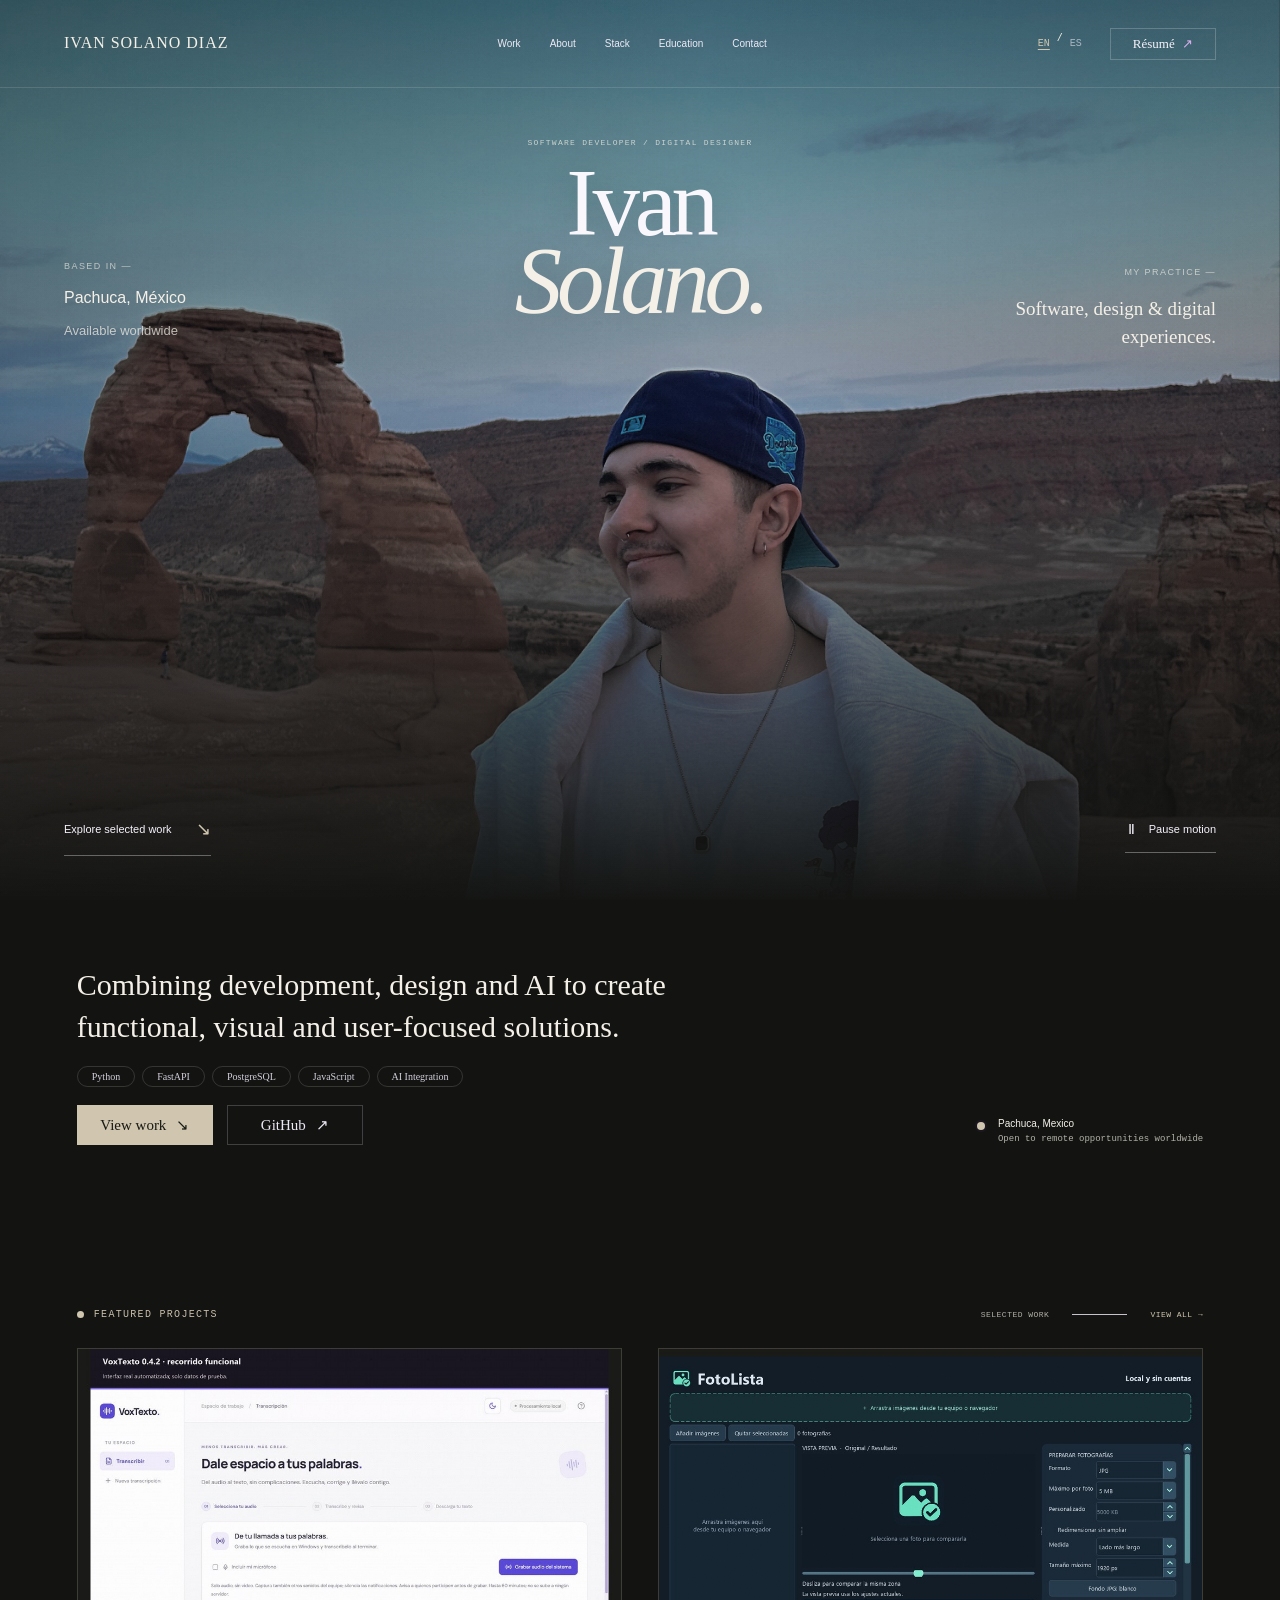
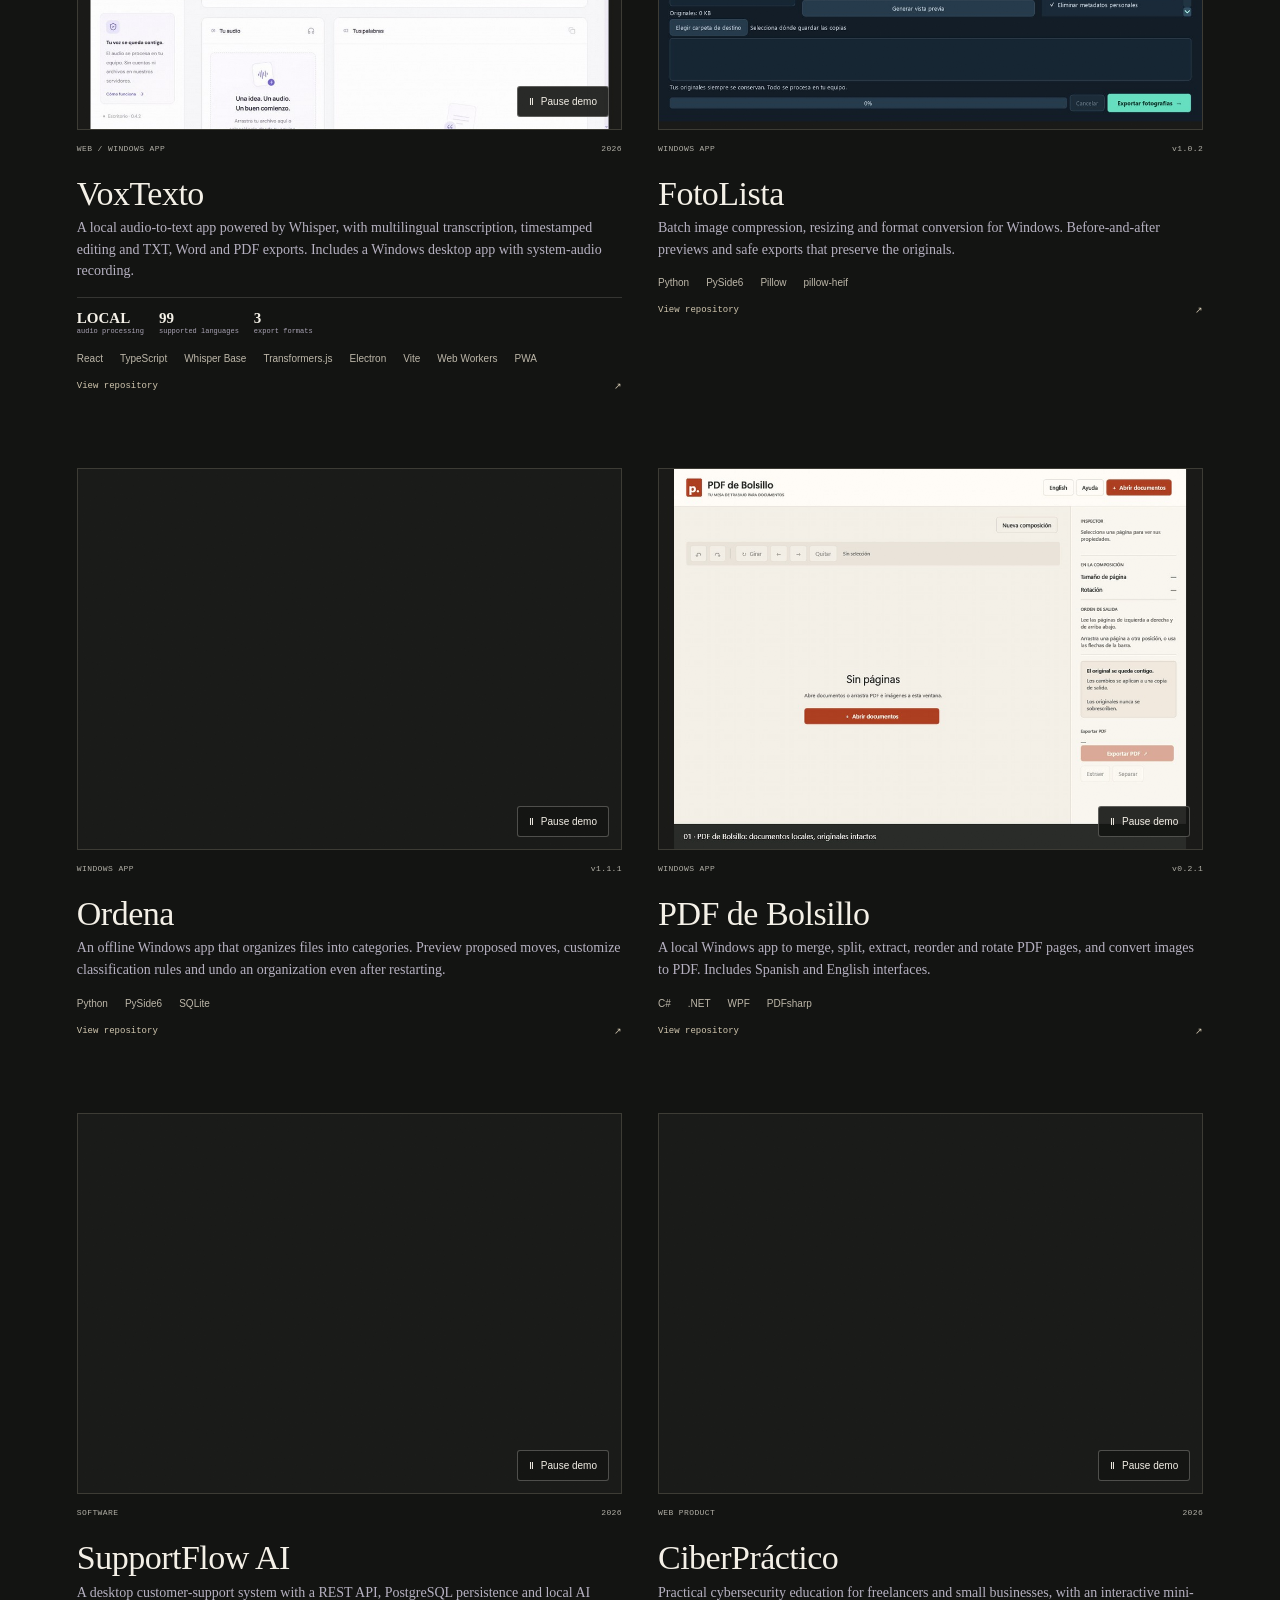
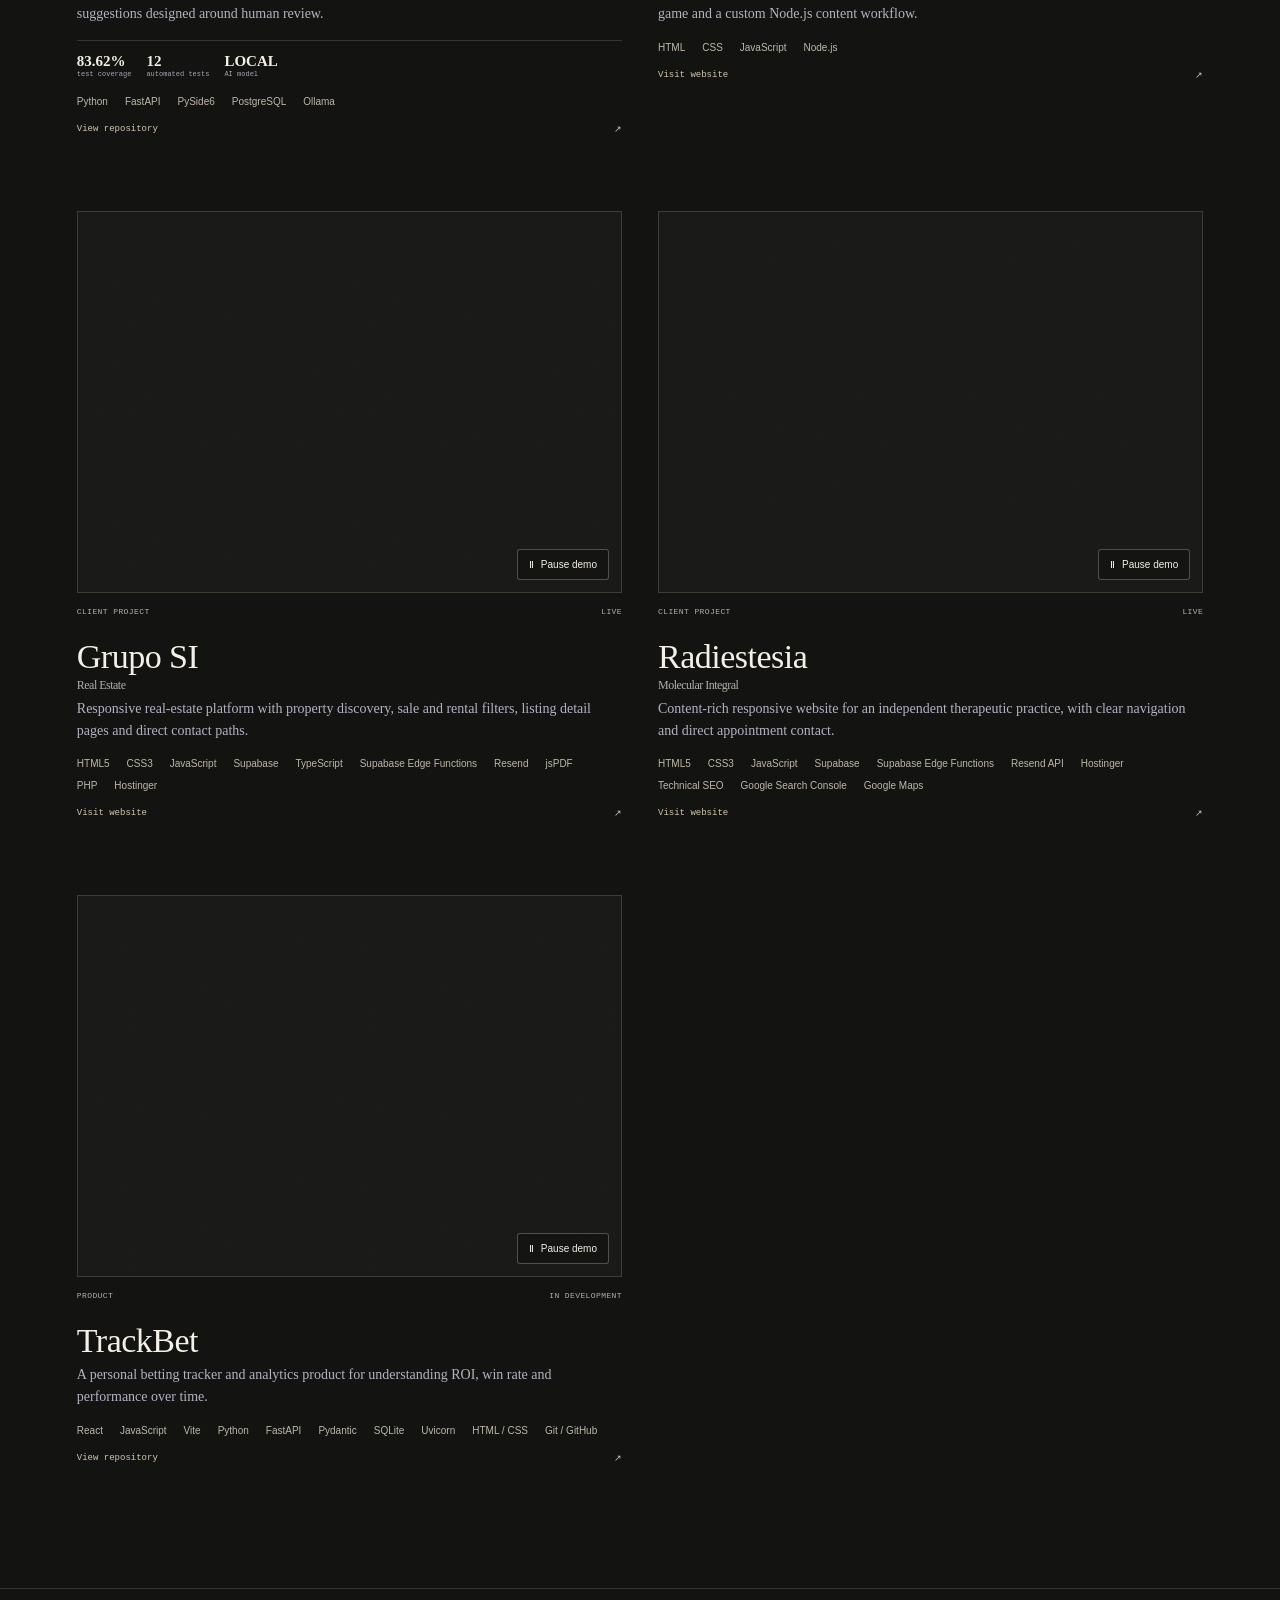
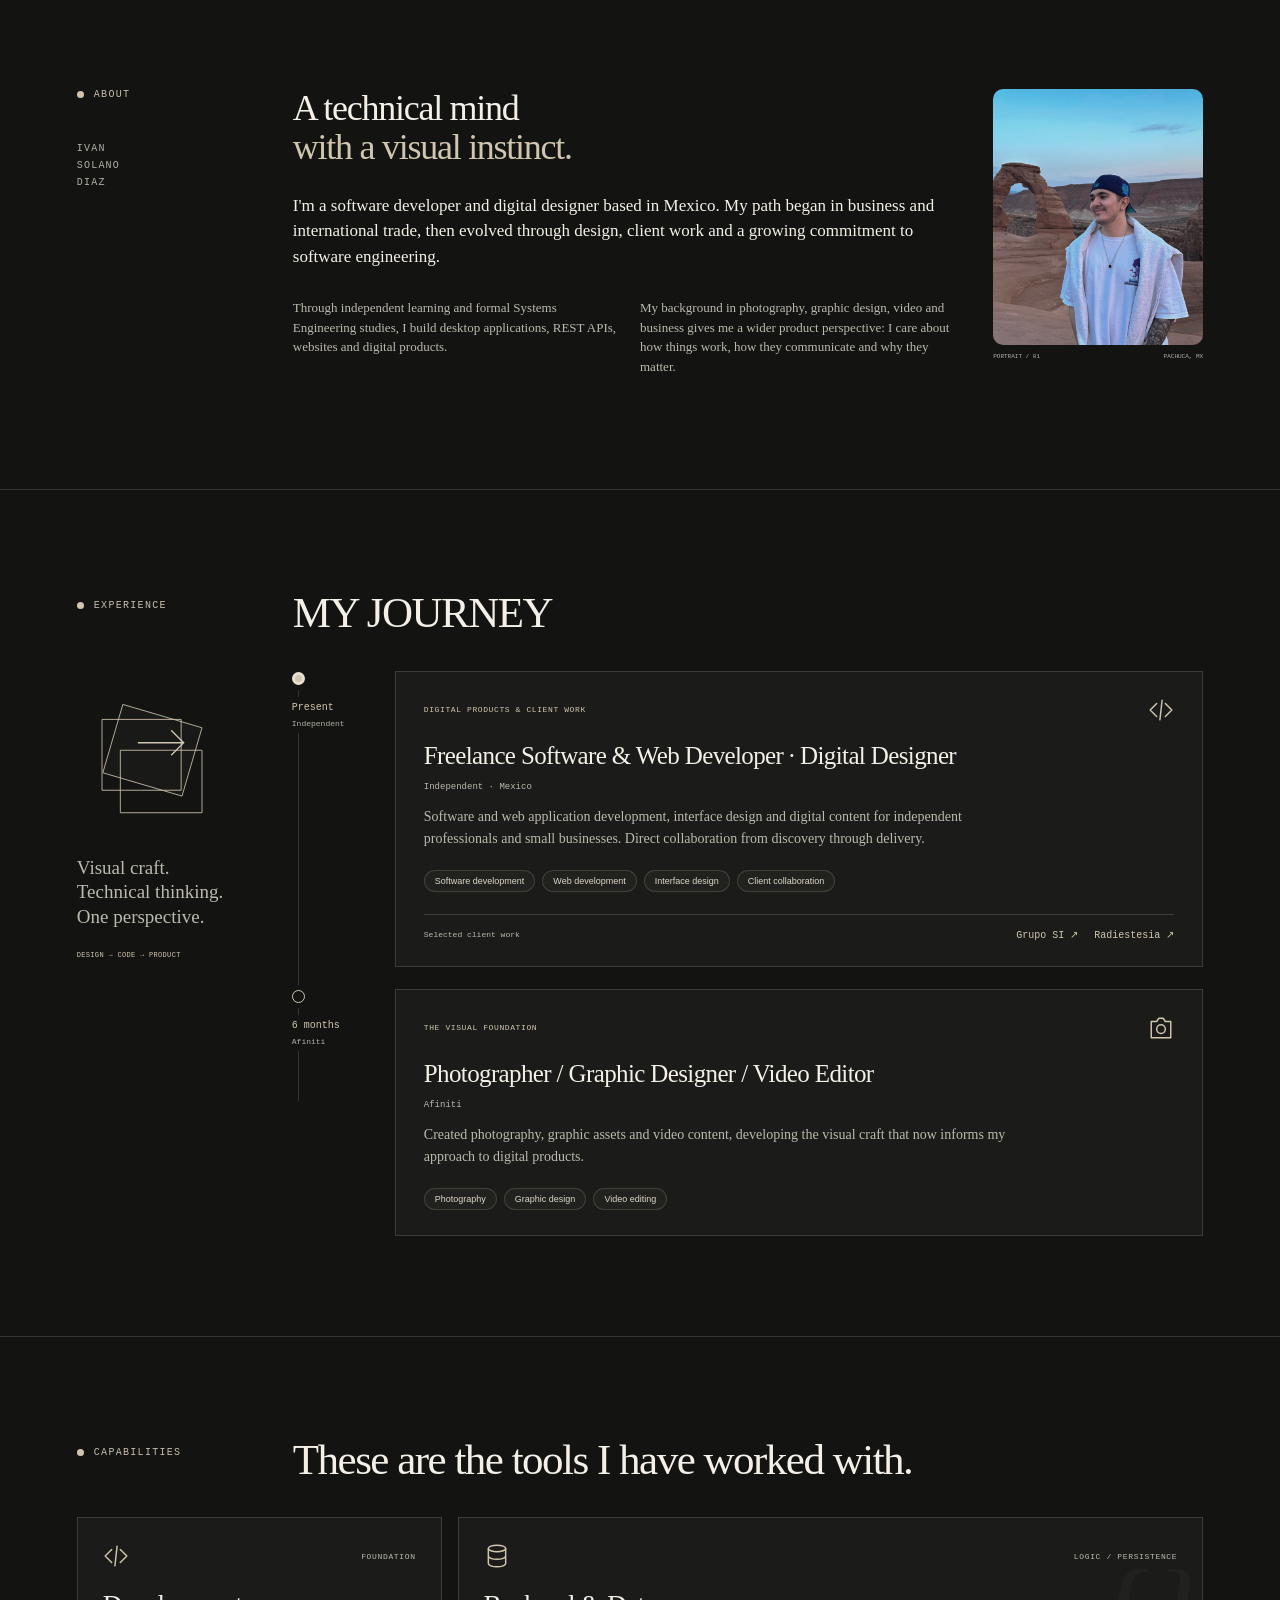
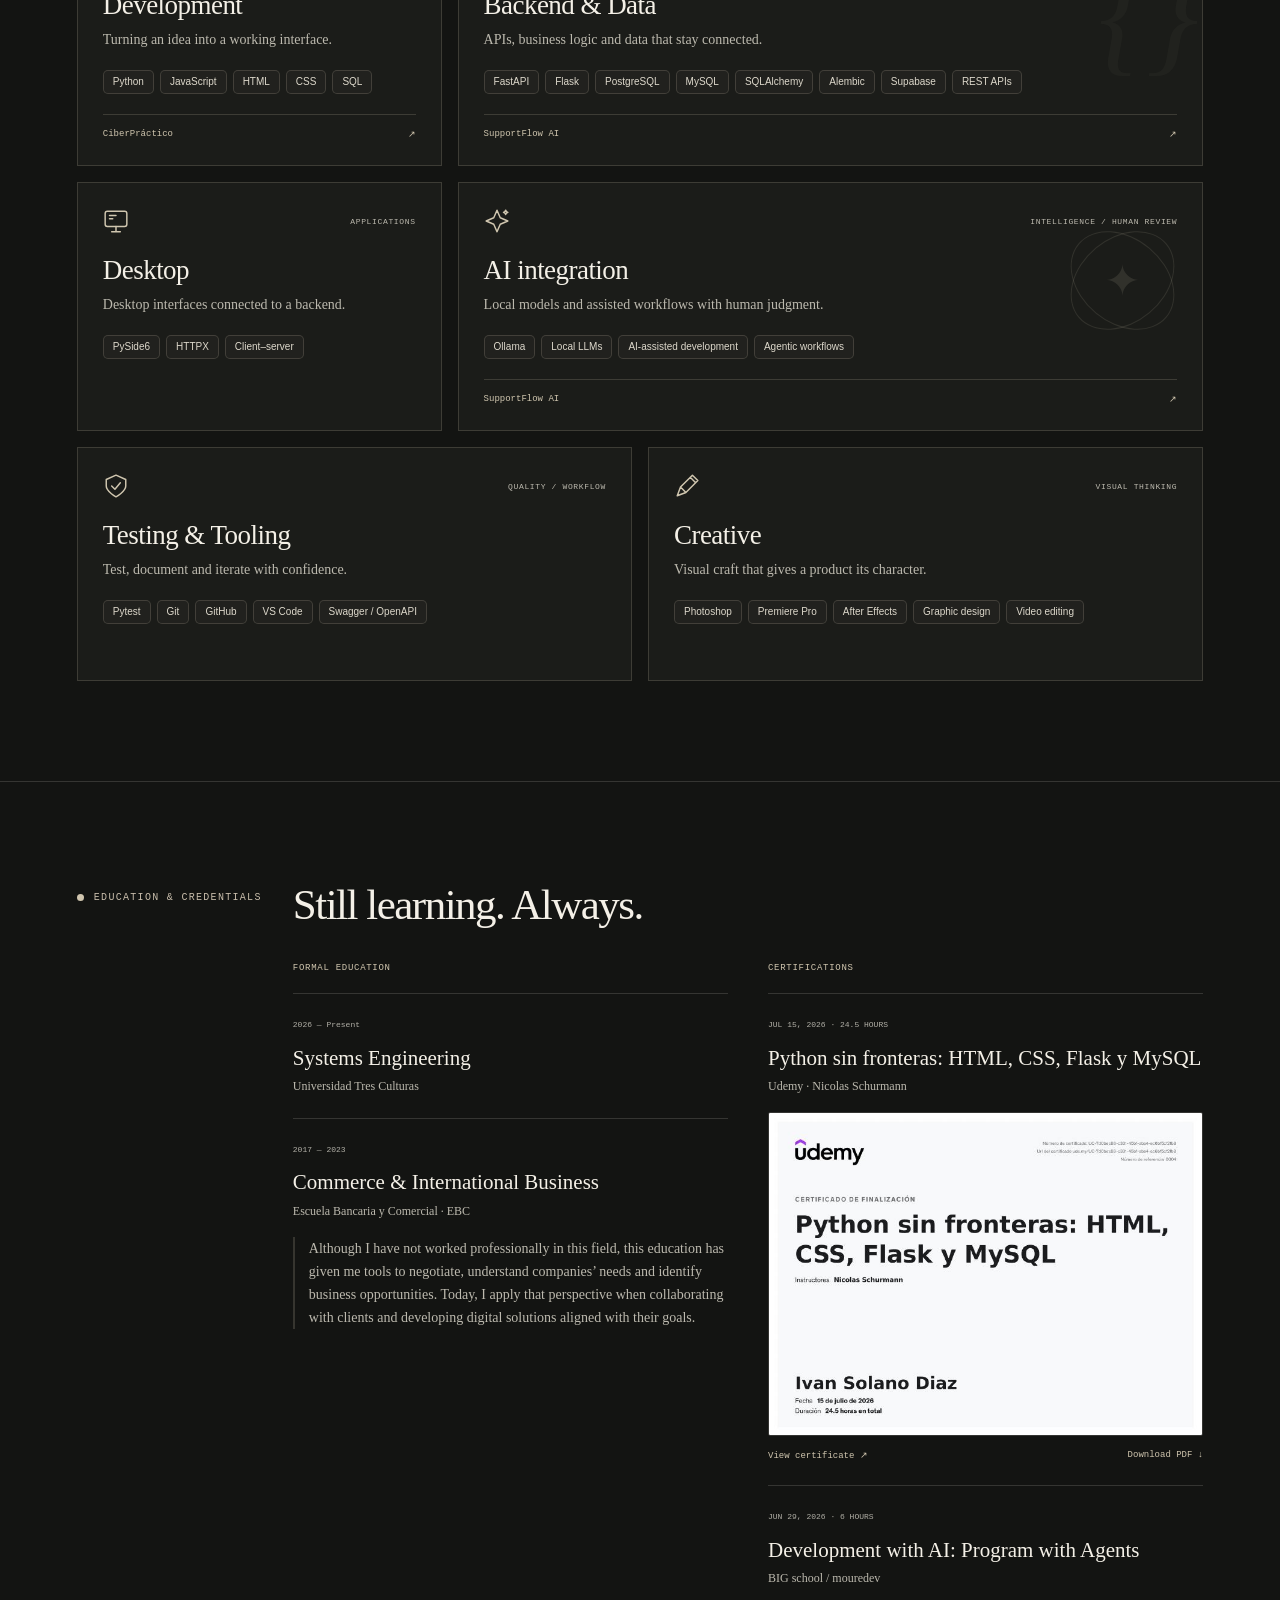
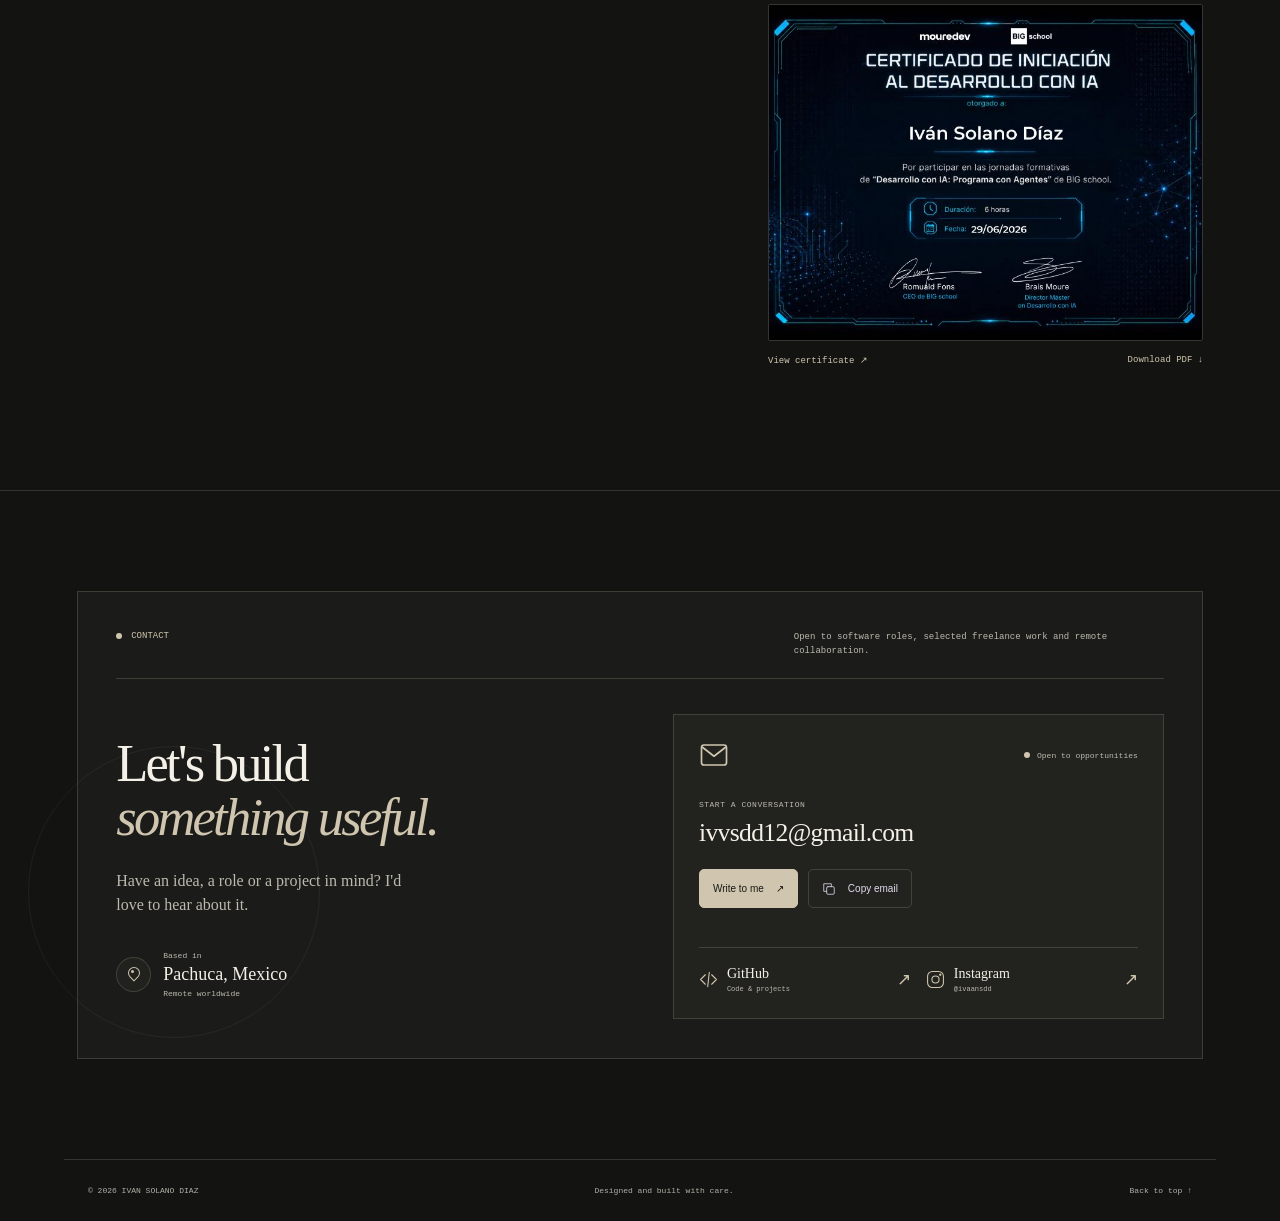
<file: index.html>
<!doctype html>
<html lang="en" data-theme="dark">
<head>
  <meta charset="utf-8">
  <meta name="viewport" content="width=device-width, initial-scale=1">
  <meta name="description" content="Portfolio of Ivan Solano Diaz — software developer and digital designer based in Pachuca, Mexico.">
  <meta name="theme-color" content="#0c0d12">
  <title>Ivan Solano Diaz — Software Developer &amp; Digital Designer</title>
  <link rel="icon" href="assets/favicon.svg" type="image/svg+xml">
  <link rel="preload" href="assets/ivan-solano-mountains-original.jpg" as="image">
  <link rel="stylesheet" href="styles.css?v=20261022-responsive-title">
  <link rel="stylesheet" href="cinematic.css">
  <link rel="stylesheet" href="bellanova.css">
  <link rel="stylesheet" href="resume.css?v=20261029">
  <script src="script.js" defer></script>
  <script src="cinematic.js" defer></script>
  <script src="project-demos.js" defer></script>
</head>
<body class="cinematic">
  <a class="skip-link" href="#main" data-en="Skip to content" data-es="Saltar al contenido">Skip to content</a>

  <div class="page-noise" aria-hidden="true"></div>
  <svg class="icon-library" xmlns="http://www.w3.org/2000/svg" aria-hidden="true">
    <defs>
      <symbol id="icon-code" viewBox="0 0 24 24"><path d="m8 6-6 6 6 6m8-12 6 6-6 6m-3-15-2 18"/></symbol>
      <symbol id="icon-data" viewBox="0 0 24 24"><ellipse cx="12" cy="5" rx="8" ry="3"/><path d="M4 5v14c0 1.7 3.6 3 8 3s8-1.3 8-3V5M4 12c0 1.7 3.6 3 8 3s8-1.3 8-3"/></symbol>
      <symbol id="icon-screen" viewBox="0 0 24 24"><rect x="2" y="3" width="20" height="14" rx="2"/><path d="M8 22h8m-4-5v5M6 7h6m-6 3h3"/></symbol>
      <symbol id="icon-ai" viewBox="0 0 24 24"><path d="m12 2 3 7 7 3-7 3-3 7-3-7-7-3 7-3Z"/><path d="m20 2 .7 1.3L22 4l-1.3.7L20 6l-.7-1.3L18 4l1.3-.7Z"/></symbol>
      <symbol id="icon-testing" viewBox="0 0 24 24"><path d="M12 2 3 6v6c0 5 9 10 9 10s9-5 9-10V6ZM8 12l3 3 5-6"/></symbol>
      <symbol id="icon-creative" viewBox="0 0 24 24"><path d="m3 21 3-8L17 2l5 5L11 18Zm3-8 5 5m4-14 5 5M3 21l8-3"/></symbol>
      <symbol id="icon-camera" viewBox="0 0 24 24"><path d="M3 6h5l2-3h4l2 3h5v15H3Z"/><circle cx="12" cy="13" r="4"/></symbol>
      <symbol id="icon-mail" viewBox="0 0 24 24"><rect x="2" y="4" width="20" height="16" rx="2"/><path d="m3 6 9 7 9-7"/></symbol>
      <symbol id="icon-instagram" viewBox="0 0 24 24"><rect x="2" y="2" width="20" height="20" rx="6"/><circle cx="12" cy="12" r="4.5"/><circle cx="18" cy="6" r=".8"/></symbol>
      <symbol id="icon-copy" viewBox="0 0 24 24"><rect x="8" y="8" width="13" height="13" rx="2"/><path d="M16 8V3H3v13h5"/></symbol>
    </defs>
  </svg>
  <div class="portfolio-sheet">

  <header class="site-header" data-header>
    <a class="brand" href="#top" aria-label="Ivan Solano — Home">
      <span class="brand-name">IVAN SOLANO DIAZ</span>
    </a>

    <button class="menu-button" type="button" aria-expanded="false" aria-controls="site-nav" data-menu-button>
      <span data-en="Menu" data-es="Menú">Menu</span>
      <i aria-hidden="true"></i>
    </button>

    <nav class="site-nav" id="site-nav" aria-label="Primary navigation" data-nav>
      <a href="#work" data-en="Work" data-es="Proyectos">Work</a>
      <a href="#about" data-en="About" data-es="Perfil">About</a>
      <a href="#stack" data-en="Stack" data-es="Stack">Stack</a>
      <a href="#education" data-en="Education" data-es="Educación">Education</a>
      <a href="#contact" data-en="Contact" data-es="Contacto">Contact</a>
    </nav>

    <div class="language-switcher" aria-label="Language selector">
      <button type="button" class="is-active" data-lang="en" aria-pressed="true">EN</button>
      <span>/</span>
      <button type="button" data-lang="es" aria-pressed="false">ES</button>
    </div>
    <button class="resume-button" type="button" data-print><span data-en="Résumé" data-es="Currículum">Résumé</span> <span class="ui-arrow" aria-hidden="true">↗</span></button>
  </header>

  <main id="main">
    <section class="hero hero--landscape" id="top" aria-labelledby="hero-title">
      <div class="hero-title-wrap">
        <p class="eyebrow reveal" data-en="Software Developer / Digital Designer" data-es="Desarrollador de Software / Diseñador Digital">Software Developer / Digital Designer</p>
        <h1 id="hero-title" class="display-title">
          <span class="title-line">Ivan</span>
          <span class="title-line accent">Solano.</span>
        </h1>
        <svg class="headline-scribble" viewBox="0 0 220 28" aria-hidden="true"><path d="M5 20 Q97 1 208 5 M77 20 Q125 7 183 13 M94 25 L151 20"/></svg>
      </div>

      <div class="hero-photo hero-photo--landscape">
        <div class="photo-frame">
          <img src="assets/ivan-solano-mountains-original.jpg" alt="Ivan Solano outdoors with sandstone mountains and a natural rock arch behind him" width="3024" height="3120" fetchpriority="high">
        </div>
      </div>

      <div class="cinema-scene"><span data-en="BASED IN —" data-es="DESDE —">BASED IN —</span><span>Pachuca, México</span><small data-en="Available worldwide" data-es="Disponible globalmente">Available worldwide</small></div>
      <div class="cinema-discipline"><span data-en="MY PRACTICE —" data-es="MI ENFOQUE —">MY PRACTICE —</span><p data-en="Software, design &amp; digital experiences." data-es="Software, diseño y experiencias digitales.">Software, design &amp; digital experiences.</p></div>
      <div class="cinema-controls">
        <a class="cinema-explore" href="#work"><span data-en="Explore selected work" data-es="Explorar proyectos">Explore selected work</span><span aria-hidden="true">↘</span></a>
        <button class="cinema-motion" type="button" data-cinema-motion aria-pressed="false"><span class="cinema-motion-icon" aria-hidden="true">Ⅱ</span><span data-cinema-motion-label data-en="Pause motion" data-es="Pausar movimiento">Pause motion</span></button>
      </div>

      <div class="hero-intro reveal">
        <p data-en="Combining development, design and AI to create functional, visual and user-focused solutions."
           data-es="Combino desarrollo, diseño e IA para crear soluciones funcionales, visuales y centradas en las personas.">
          Combining development, design and AI to create functional, visual and user-focused solutions.
        </p>
        <ul class="hero-tags tag-list"><li>Python</li><li>FastAPI</li><li>PostgreSQL</li><li>JavaScript</li><li>AI Integration</li></ul>
        <div class="hero-actions">
          <a class="button button-dark" href="#work"><span data-en="View work" data-es="Ver proyectos">View work</span><span class="ui-arrow" aria-hidden="true">↘</span></a>
          <a class="button button-ghost" href="https://github.com/wasatnight" target="_blank" rel="noreferrer"><span>GitHub</span><span class="ui-arrow" aria-hidden="true">↗</span></a>
        </div>
      </div>

      <aside class="hero-status reveal" aria-label="Current status">
        <span class="status-dot" aria-hidden="true"></span>
        <p><strong data-en="Pachuca, Mexico" data-es="Pachuca, México">Pachuca, Mexico</strong><br><span data-en="Open to remote opportunities worldwide" data-es="Disponible para oportunidades remotas globales">Open to remote opportunities worldwide</span></p>
      </aside>

      <div class="hero-stamp" aria-hidden="true">
        <svg viewBox="0 0 120 120" role="img">
          <defs><path id="circlePath" d="M 60,60 m -45,0 a 45,45 0 1,1 90,0 a 45,45 0 1,1 -90,0"/></defs>
          <text><textPath href="#circlePath">DESIGNING SYSTEMS · BUILDING IDEAS · </textPath></text>
          <path d="M60 39v42M46 67l14 14 14-14" fill="none" stroke="currentColor" stroke-width="2"/>
        </svg>
      </div>
    </section>

    <div class="ticker" aria-hidden="true">
      <div class="ticker-track">
        <span>PYTHON</span><i>✦</i><span>FASTAPI</span><i>✦</i><span>POSTGRESQL</span><i>✦</i><span>JAVASCRIPT</span><i>✦</i><span>AI INTEGRATION</span><i>✦</i>
        <span>PYTHON</span><i>✦</i><span>FASTAPI</span><i>✦</i><span>POSTGRESQL</span><i>✦</i><span>JAVASCRIPT</span><i>✦</i><span>AI INTEGRATION</span><i>✦</i>
      </div>
    </div>

    <section class="section work-section" id="work" aria-labelledby="work-title">
      <header class="section-heading reveal">
        <h2 id="work-title" class="section-index" data-en="Featured projects" data-es="Proyectos destacados">Featured projects</h2>
        <a href="#more-work" class="all-work-link"><span data-en="Selected work" data-es="Selección de trabajo">Selected work</span><i></i><b><span data-en="View all" data-es="Ver todos">View all</span> <span class="ui-arrow" aria-hidden="true">→</span></b></a>
      </header>

      <div class="project-grid">
      <article class="project-card project-featured reveal">
        <div class="project-card-visual project-demo" data-project-demo>
          <a class="demo-link" href="https://github.com/wasatnight/voxtexto" target="_blank" rel="noreferrer" aria-label="VoxTexto">
            <img src="assets/demos/voxtexto-poster.jpg" data-demo-src="assets/demos/voxtexto.gif" data-demo-poster="assets/demos/voxtexto-poster.jpg" alt="Interfaz de VoxTexto" width="1000" height="700" loading="lazy" decoding="async">
          </a>
          <button class="demo-toggle" type="button" aria-pressed="false"><span class="demo-toggle-icon" aria-hidden="true">Ⅱ</span> <span data-demo-label>Pausar demo</span><span class="sr-only"> — VoxTexto</span></button>
        </div>
        <div class="project-copy">
          <div class="project-meta"><span data-en="WEB / WINDOWS APP" data-es="APP WEB / WINDOWS">WEB / WINDOWS APP</span><span>2026</span></div>
          <h3>VoxTexto</h3>
          <p data-en="A local audio-to-text app powered by Whisper, with multilingual transcription, timestamped editing and TXT, Word and PDF exports. Includes a Windows desktop app with system-audio recording."
             data-es="Aplicación de audio a texto con procesamiento local mediante Whisper, transcripción multilingüe, edición con marcas de tiempo y exportación a TXT, Word y PDF. Incluye una app para Windows con grabación del audio del sistema.">
            A local audio-to-text app powered by Whisper, with multilingual transcription, timestamped editing and TXT, Word and PDF exports. Includes a Windows desktop app with system-audio recording.
          </p>
          <div class="project-facts" aria-label="Project highlights">
            <span><strong>LOCAL</strong><small data-en="audio processing" data-es="procesamiento de audio">audio processing</small></span>
            <span><strong>99</strong><small data-en="supported languages" data-es="idiomas compatibles">supported languages</small></span>
            <span><strong>3</strong><small data-en="export formats" data-es="formatos de exportación">export formats</small></span>
          </div>
          <ul class="tag-list" aria-label="Technologies"><li>React</li><li>TypeScript</li><li>Whisper Base</li><li>Transformers.js</li><li>Electron</li><li>Vite</li><li>Web Workers</li><li>PWA</li></ul>
          <a class="text-link" href="https://github.com/wasatnight/voxtexto" target="_blank" rel="noreferrer"><span data-en="View repository" data-es="Ver repositorio">View repository</span> <span class="ui-arrow" aria-hidden="true">↗</span></a>
        </div>
      </article>

      <article class="project-card reveal">
        <div class="project-card-visual project-demo">
          <a class="demo-link" href="https://github.com/wasatnight/FotoLista" target="_blank" rel="noreferrer" aria-label="FotoLista">
            <img src="assets/demos/fotolista-poster.jpg" alt="Interfaz de FotoLista para preparar fotografías por lotes" width="1000" height="700" loading="lazy" decoding="async">
          </a>
        </div>
        <div class="project-meta"><span data-en="WINDOWS APP" data-es="APP WINDOWS">WINDOWS APP</span><span>v1.0.2</span></div>
        <h3>FotoLista</h3>
        <p data-en="Batch image compression, resizing and format conversion for Windows. Before-and-after previews and safe exports that preserve the originals." data-es="Compresión, redimensionado y conversión de imágenes por lotes para Windows. Comparación antes/después y exportación segura que conserva los originales.">Batch image compression, resizing and format conversion for Windows. Before-and-after previews and safe exports that preserve the originals.</p>
        <ul class="tag-list" aria-label="Technologies"><li>Python</li><li>PySide6</li><li>Pillow</li><li>pillow-heif</li></ul>
        <a class="text-link" href="https://github.com/wasatnight/FotoLista" target="_blank" rel="noreferrer"><span data-en="View repository" data-es="Ver repositorio">View repository</span> <span class="ui-arrow" aria-hidden="true">↗</span></a>
      </article>

      <article class="project-card reveal">
        <div class="project-card-visual project-demo" data-project-demo>
          <a class="demo-link" href="https://github.com/wasatnight/Ordena" target="_blank" rel="noreferrer" aria-label="Ordena">
            <img src="assets/demos/ordena-poster.jpg" data-demo-src="assets/demos/ordena.gif" data-demo-poster="assets/demos/ordena-poster.jpg" alt="Interfaz de Ordena con categorías y vista previa de movimientos" width="1000" height="700" loading="lazy" decoding="async">
          </a>
          <button class="demo-toggle" type="button" aria-pressed="false"><span class="demo-toggle-icon" aria-hidden="true">Ⅱ</span> <span data-demo-label>Pausar demo</span><span class="sr-only"> — Ordena</span></button>
        </div>
        <div class="project-meta"><span data-en="WINDOWS APP" data-es="APP WINDOWS">WINDOWS APP</span><span>v1.1.1</span></div>
        <h3>Ordena</h3>
        <p data-en="An offline Windows app that organizes files into categories. Preview proposed moves, customize classification rules and undo an organization even after restarting." data-es="App para Windows que organiza archivos en categorías sin conexión. Permite revisar los movimientos, personalizar reglas y deshacer una organización incluso después de reiniciar.">An offline Windows app that organizes files into categories. Preview proposed moves, customize classification rules and undo an organization even after restarting.</p>
        <ul class="tag-list" aria-label="Technologies"><li>Python</li><li>PySide6</li><li>SQLite</li></ul>
        <a class="text-link" href="https://github.com/wasatnight/Ordena" target="_blank" rel="noreferrer"><span data-en="View repository" data-es="Ver repositorio">View repository</span> <span class="ui-arrow" aria-hidden="true">↗</span></a>
      </article>

      <article class="project-card reveal">
        <div class="project-card-visual project-demo" data-project-demo>
          <a class="demo-link" href="https://github.com/wasatnight/PDF-de-Bolsillo" target="_blank" rel="noreferrer" aria-label="PDF de Bolsillo">
            <img src="assets/demos/pdf-bolsillo-poster.jpg" data-demo-src="assets/demos/pdf-bolsillo.gif" data-demo-poster="assets/demos/pdf-bolsillo-poster.jpg" alt="Demostración de PDF de Bolsillo con selección y organización de páginas" width="1000" height="700" loading="lazy" decoding="async">
          </a>
          <button class="demo-toggle" type="button" aria-pressed="false"><span class="demo-toggle-icon" aria-hidden="true">Ⅱ</span> <span data-demo-label>Pausar demo</span><span class="sr-only"> — PDF de Bolsillo</span></button>
        </div>
        <div class="project-meta"><span data-en="WINDOWS APP" data-es="APP WINDOWS">WINDOWS APP</span><span>v0.2.1</span></div>
        <h3>PDF de Bolsillo</h3>
        <p data-en="A local Windows app to merge, split, extract, reorder and rotate PDF pages, and convert images to PDF. Includes Spanish and English interfaces." data-es="App local para Windows que une, separa, extrae, reordena y gira páginas PDF, y convierte imágenes a PDF. Incluye interfaz en español e inglés.">A local Windows app to merge, split, extract, reorder and rotate PDF pages, and convert images to PDF. Includes Spanish and English interfaces.</p>
        <ul class="tag-list" aria-label="Technologies"><li>C#</li><li>.NET</li><li>WPF</li><li>PDFsharp</li></ul>
        <a class="text-link" href="https://github.com/wasatnight/PDF-de-Bolsillo" target="_blank" rel="noreferrer"><span data-en="View repository" data-es="Ver repositorio">View repository</span> <span class="ui-arrow" aria-hidden="true">↗</span></a>
      </article>

      <article class="project-card project-featured reveal">
        <div class="project-card-visual project-demo" data-project-demo>
          <a class="demo-link" href="https://github.com/wasatnight/supportflow-ai" target="_blank" rel="noreferrer" aria-label="SupportFlow AI">
            <img src="assets/demos/supportflow-poster.jpg" data-demo-src="assets/demos/supportflow.gif" data-demo-poster="assets/demos/supportflow-poster.jpg" alt="Interfaz de SupportFlow AI" width="1000" height="700" loading="lazy" decoding="async">
          </a>
          <button class="demo-toggle" type="button" aria-pressed="false"><span class="demo-toggle-icon" aria-hidden="true">Ⅱ</span> <span data-demo-label>Pausar demo</span><span class="sr-only"> — SupportFlow AI</span></button>
        </div>
        <div class="project-copy">
          <div class="project-meta"><span>SOFTWARE</span><span>2026</span></div>
          <h3>SupportFlow AI</h3>
          <p data-en="A desktop customer-support system with a REST API, PostgreSQL persistence and local AI suggestions designed around human review."
             data-es="Sistema de soporte al cliente de escritorio con API REST, persistencia en PostgreSQL y sugerencias de IA local diseñadas para revisión humana.">
            A desktop customer-support system with a REST API, PostgreSQL persistence and local AI suggestions designed around human review.
          </p>
          <div class="project-facts" aria-label="Project highlights">
            <span><strong>83.62%</strong><small data-en="test coverage" data-es="cobertura de tests">test coverage</small></span>
            <span><strong>12</strong><small data-en="automated tests" data-es="tests automatizados">automated tests</small></span>
            <span><strong>LOCAL</strong><small data-en="AI model" data-es="modelo de IA">AI model</small></span>
          </div>
          <ul class="tag-list" aria-label="Technologies">
            <li>Python</li><li>FastAPI</li><li>PySide6</li><li>PostgreSQL</li><li>Ollama</li>
          </ul>
          <a class="text-link" href="https://github.com/wasatnight/supportflow-ai" target="_blank" rel="noreferrer"><span data-en="View repository" data-es="Ver repositorio">View repository</span> <span class="ui-arrow" aria-hidden="true">↗</span></a>
        </div>
      </article>

        <article class="project-card reveal">
        <div class="project-card-visual project-demo" data-project-demo>
          <a class="demo-link" href="https://ciberpractico.com" target="_blank" rel="noreferrer" aria-label="CiberPráctico">
            <img src="assets/demos/ciber-poster.jpg" data-demo-src="assets/demos/ciber.gif" data-demo-poster="assets/demos/ciber-poster.jpg" alt="Interfaz de CiberPráctico" width="1000" height="700" loading="lazy" decoding="async">
          </a>
          <button class="demo-toggle" type="button" aria-pressed="false"><span class="demo-toggle-icon" aria-hidden="true">Ⅱ</span> <span data-demo-label>Pausar demo</span><span class="sr-only"> — CiberPráctico</span></button>
        </div>
          <div class="project-meta"><span>WEB PRODUCT</span><span>2026</span></div>
          <h3>CiberPráctico</h3>
          <p data-en="Practical cybersecurity education for freelancers and small businesses, with an interactive mini-game and a custom Node.js content workflow."
             data-es="Educación práctica en ciberseguridad para freelancers y pequeños negocios, con minijuego interactivo y un flujo de contenido propio en Node.js.">
            Practical cybersecurity education for freelancers and small businesses, with an interactive mini-game and a custom Node.js content workflow.
          </p>
          <ul class="tag-list"><li>HTML</li><li>CSS</li><li>JavaScript</li><li>Node.js</li></ul>
          <a class="text-link" href="https://ciberpractico.com" target="_blank" rel="noreferrer"><span data-en="Visit website" data-es="Visitar sitio">Visit website</span> <span class="ui-arrow" aria-hidden="true">↗</span></a>
        </article>

        <article class="project-card reveal" id="more-work">
        <div class="project-card-visual project-demo" data-project-demo>
          <a class="demo-link" href="https://gruposichih.com.mx" target="_blank" rel="noreferrer" aria-label="Grupo SI">
            <img src="assets/demos/grupo-poster.jpg" data-demo-src="assets/demos/grupo.gif" data-demo-poster="assets/demos/grupo-poster.jpg" alt="Interfaz de Grupo SI" width="1000" height="700" loading="lazy" decoding="async">
          </a>
          <button class="demo-toggle" type="button" aria-pressed="false"><span class="demo-toggle-icon" aria-hidden="true">Ⅱ</span> <span data-demo-label>Pausar demo</span><span class="sr-only"> — Grupo SI</span></button>
        </div>
          <div class="project-meta"><span>CLIENT PROJECT</span><span>LIVE</span></div>
          <h3>Grupo SI <small>Real Estate</small></h3>
          <p data-en="Responsive real-estate platform with property discovery, sale and rental filters, listing detail pages and direct contact paths."
             data-es="Plataforma inmobiliaria responsive con búsqueda de propiedades, filtros de venta y renta, fichas individuales y contacto directo.">
            Responsive real-estate platform with property discovery, sale and rental filters, listing detail pages and direct contact paths.
          </p>
          <ul class="tag-list" aria-label="Technologies"><li>HTML5</li><li>CSS3</li><li>JavaScript</li><li>Supabase</li><li>TypeScript</li><li>Supabase Edge Functions</li><li>Resend</li><li>jsPDF</li><li>PHP</li><li>Hostinger</li></ul>
          <a class="text-link" href="https://gruposichih.com.mx" target="_blank" rel="noreferrer"><span data-en="Visit website" data-es="Visitar sitio">Visit website</span> <span class="ui-arrow" aria-hidden="true">↗</span></a>
        </article>

        <article class="project-card reveal">
        <div class="project-card-visual project-demo" data-project-demo>
          <a class="demo-link" href="https://radiestesiamolecularintegral.com.mx" target="_blank" rel="noreferrer" aria-label="Radiestesia Molecular Integral">
            <img src="assets/demos/radiestesia-poster.jpg" data-demo-src="assets/demos/radiestesia.gif" data-demo-poster="assets/demos/radiestesia-poster.jpg" alt="Interfaz de Radiestesia Molecular Integral" width="1000" height="700" loading="lazy" decoding="async">
          </a>
          <button class="demo-toggle" type="button" aria-pressed="false"><span class="demo-toggle-icon" aria-hidden="true">Ⅱ</span> <span data-demo-label>Pausar demo</span><span class="sr-only"> — Radiestesia Molecular Integral</span></button>
        </div>
          <div class="project-meta"><span>CLIENT PROJECT</span><span>LIVE</span></div>
          <h3>Radiestesia <small>Molecular Integral</small></h3>
          <p data-en="Content-rich responsive website for an independent therapeutic practice, with clear navigation and direct appointment contact."
             data-es="Sitio responsive con amplio contenido para una práctica terapéutica independiente, navegación clara y contacto directo para agendar.">
            Content-rich responsive website for an independent therapeutic practice, with clear navigation and direct appointment contact.
          </p>
          <ul class="tag-list" aria-label="Technologies"><li>HTML5</li><li>CSS3</li><li>JavaScript</li><li>Supabase</li><li>Supabase Edge Functions</li><li>Resend API</li><li>Hostinger</li><li data-en="Technical SEO" data-es="SEO técnico">Technical SEO</li><li>Google Search Console</li><li>Google Maps</li></ul>
          <a class="text-link" href="https://radiestesiamolecularintegral.com.mx" target="_blank" rel="noreferrer"><span data-en="Visit website" data-es="Visitar sitio">Visit website</span> <span class="ui-arrow" aria-hidden="true">↗</span></a>
        </article>

        <article class="project-card project-wip reveal">
        <div class="project-card-visual project-demo" data-project-demo>
          <a class="demo-link" href="https://github.com/wasatnight/trackbet-desktop" target="_blank" rel="noreferrer" aria-label="TrackBet">
            <img src="assets/demos/trackbet-poster.jpg" data-demo-src="assets/demos/trackbet.gif" data-demo-poster="assets/demos/trackbet-poster.jpg" alt="Interfaz de TrackBet" width="1000" height="700" loading="lazy" decoding="async">
          </a>
          <button class="demo-toggle" type="button" aria-pressed="false"><span class="demo-toggle-icon" aria-hidden="true">Ⅱ</span> <span data-demo-label>Pausar demo</span><span class="sr-only"> — TrackBet</span></button>
        </div>
          <div class="project-meta"><span>PRODUCT</span><span data-en="IN DEVELOPMENT" data-es="EN DESARROLLO">IN DEVELOPMENT</span></div>
          <h3>TrackBet</h3>
          <p data-en="A personal betting tracker and analytics product for understanding ROI, win rate and performance over time."
             data-es="Producto personal para registrar apuestas y analizar ROI, porcentaje de acierto y rendimiento a lo largo del tiempo.">
            A personal betting tracker and analytics product for understanding ROI, win rate and performance over time.
          </p>
          <ul class="tag-list" aria-label="Technologies"><li>React</li><li>JavaScript</li><li>Vite</li><li>Python</li><li>FastAPI</li><li>Pydantic</li><li>SQLite</li><li>Uvicorn</li><li>HTML / CSS</li><li>Git / GitHub</li></ul>
          <a class="text-link" href="https://github.com/wasatnight/trackbet-desktop" target="_blank" rel="noreferrer"><span data-en="View repository" data-es="Ver repositorio">View repository</span> <span class="ui-arrow" aria-hidden="true">↗</span></a>
        </article>
      </div>
    </section>

    <section class="section about-section" id="about" aria-labelledby="about-title">
      <div class="about-label reveal">
        <p class="section-index"><span data-en="About" data-es="Perfil">About</span></p>
        <span>IVAN<br>SOLANO<br>DIAZ</span>
      </div>
      <div class="about-copy reveal">
        <h2 id="about-title"><span data-en="A technical mind" data-es="Mente técnica">A technical mind</span><br><em data-en="with a visual instinct." data-es="con instinto visual.">with a visual instinct.</em></h2>
        <p class="lead" data-en="I'm a software developer and digital designer based in Mexico. My path began in business and international trade, then evolved through design, client work and a growing commitment to software engineering."
           data-es="Soy desarrollador de software y diseñador digital en México. Mi camino comenzó en negocios y comercio internacional, y evolucionó a través del diseño, el trabajo con clientes y un compromiso creciente con la ingeniería de software.">
          I'm a software developer and digital designer based in Mexico. My path began in business and international trade, then evolved through design, client work and a growing commitment to software engineering.
        </p>
        <div class="about-columns">
          <p data-en="Through independent learning and formal Systems Engineering studies, I build desktop applications, REST APIs, websites and digital products."
             data-es="A través del aprendizaje independiente y mis estudios formales en Ingeniería en Sistemas, construyo aplicaciones de escritorio, APIs REST, sitios web y productos digitales.">
            Through independent learning and formal Systems Engineering studies, I build desktop applications, REST APIs, websites and digital products.
          </p>
          <p data-en="My background in photography, graphic design, video and business gives me a wider product perspective: I care about how things work, how they communicate and why they matter."
             data-es="Mi experiencia en fotografía, diseño gráfico, video y negocios me da una perspectiva más amplia: me importa cómo funcionan las cosas, cómo comunican y por qué importan.">
            My background in photography, graphic design, video and business gives me a wider product perspective: I care about how things work, how they communicate and why they matter.
          </p>
        </div>
      </div>
      <figure class="about-photo reveal">
        <img src="assets/ivan-solano-mountains-original.jpg" alt="Ivan Solano in the original outdoor photograph with mountains and a sandstone arch" width="3024" height="3120" loading="lazy">
        <figcaption><span>PORTRAIT / 01</span><span>PACHUCA, MX</span></figcaption>
      </figure>
    </section>

    <section class="section experience-section" id="experience" aria-labelledby="experience-title">
      <header class="section-heading compact reveal">
        <p class="section-index"><span data-en="Experience" data-es="Experiencia">Experience</span></p>
        <h2 id="experience-title" data-en="MY JOURNEY" data-es="MI TRAYECTORIA">MY JOURNEY</h2>
      </header>
      <div class="experience-layout">
      <aside class="career-note reveal">
        <svg class="career-art" viewBox="0 0 180 155" aria-hidden="true"><path d="M30 30h95v85H30z"/><path d="m55 12 95 28-24 82-95-28Z"/><path d="M52 67h98v75H52z"/><path class="career-art-arrow" d="M73 58h55m-15-15 15 15-15 15"/></svg>
        <p><span data-en="Visual craft." data-es="Criterio visual.">Visual craft.</span><br><span data-en="Technical thinking." data-es="Pensamiento técnico.">Technical thinking.</span><br><span data-en="One perspective." data-es="Una misma mirada.">One perspective.</span></p>
        <span data-en="DESIGN → CODE → PRODUCT" data-es="DISEÑO → CÓDIGO → PRODUCTO">DESIGN → CODE → PRODUCT</span>
      </aside>
      <div class="timeline">
        <article class="timeline-item reveal">
          <div class="timeline-date"><span class="timeline-node" aria-hidden="true"></span><span data-en="Present" data-es="Actualidad">Present</span><small data-en="Independent" data-es="Independiente">Independent</small></div>
          <div class="experience-card experience-current">
            <div class="experience-card-top"><span class="experience-kind" data-en="Digital products &amp; client work" data-es="Productos digitales y clientes">Digital products &amp; client work</span><svg class="line-icon" aria-hidden="true"><use href="#icon-code"/></svg></div>
            <h3 data-en="Freelance Software &amp; Web Developer · Digital Designer" data-es="Desarrollador de Software y Web · Diseñador Digital Freelance">Freelance Software &amp; Web Developer · Digital Designer</h3>
            <p class="timeline-company" data-en="Independent · Mexico" data-es="Independiente · México">Independent · Mexico</p>
            <p data-en="Software and web application development, interface design and digital content for independent professionals and small businesses. Direct collaboration from discovery through delivery."
               data-es="Desarrollo de software y aplicaciones web, diseño de interfaces y contenido digital para profesionales independientes y pequeños negocios. Colaboración directa desde el descubrimiento hasta la entrega.">
              Software and web application development, interface design and digital content for independent professionals and small businesses. Direct collaboration from discovery through delivery.
            </p>
            <ul class="experience-tags"><li data-en="Software development" data-es="Desarrollo de software">Software development</li><li data-en="Web development" data-es="Desarrollo web">Web development</li><li data-en="Interface design" data-es="Diseño de interfaces">Interface design</li><li data-en="Client collaboration" data-es="Trabajo con clientes">Client collaboration</li></ul>
            <div class="experience-projects"><span data-en="Selected client work" data-es="Proyectos para clientes">Selected client work</span><a href="https://gruposichih.com.mx" target="_blank" rel="noreferrer">Grupo SI <span class="ui-arrow" aria-hidden="true">↗</span></a><a href="https://radiestesiamolecularintegral.com.mx" target="_blank" rel="noreferrer">Radiestesia <span class="ui-arrow" aria-hidden="true">↗</span></a></div>
          </div>
        </article>
        <article class="timeline-item reveal">
          <div class="timeline-date"><span class="timeline-node" aria-hidden="true"></span><span data-en="6 months" data-es="6 meses">6 months</span><small>Afiniti</small></div>
          <div class="experience-card">
            <div class="experience-card-top"><span class="experience-kind" data-en="The visual foundation" data-es="La base visual">The visual foundation</span><svg class="line-icon" aria-hidden="true"><use href="#icon-camera"/></svg></div>
            <h3 data-en="Photographer / Graphic Designer / Video Editor" data-es="Fotógrafo / Diseñador Gráfico / Editor de Video">Photographer / Graphic Designer / Video Editor</h3>
            <p class="timeline-company">Afiniti</p>
            <p data-en="Created photography, graphic assets and video content, developing the visual craft that now informs my approach to digital products."
               data-es="Creé fotografía, piezas gráficas y contenido de video, desarrollando el criterio visual que hoy guía mi enfoque de productos digitales.">
              Created photography, graphic assets and video content, developing the visual craft that now informs my approach to digital products.
            </p>
            <ul class="experience-tags"><li data-en="Photography" data-es="Fotografía">Photography</li><li data-en="Graphic design" data-es="Diseño gráfico">Graphic design</li><li data-en="Video editing" data-es="Edición de video">Video editing</li></ul>
          </div>
        </article>
      </div>
      </div>
    </section>

    <section class="section stack-section" id="stack" aria-labelledby="stack-title">
      <header class="section-heading reveal">
        <p class="section-index"><span data-en="Capabilities" data-es="Capacidades">Capabilities</span></p>
        <h2 id="stack-title" data-en="These are the tools I have worked with." data-es="Estas son las herramientas con las que he trabajado.">These are the tools I have worked with.</h2>
      </header>
      <div class="stack-grid">
        <article class="stack-group stack-development reveal">
          <div class="stack-card-top"><svg class="line-icon" aria-hidden="true"><use href="#icon-code"/></svg><span>FOUNDATION</span></div>
          <h3 data-en="Development" data-es="Desarrollo">Development</h3><p data-en="Turning an idea into a working interface." data-es="De la idea a una interfaz que funciona.">Turning an idea into a working interface.</p>
          <ul class="tool-tags"><li>Python</li><li>JavaScript</li><li>HTML</li><li>CSS</li><li>SQL</li></ul>
          <a class="capability-link" href="https://ciberpractico.com" target="_blank" rel="noreferrer">CiberPráctico <span class="ui-arrow" aria-hidden="true">↗</span></a>
        </article>
        <article class="stack-group stack-backend reveal">
          <div class="stack-card-top"><svg class="line-icon" aria-hidden="true"><use href="#icon-data"/></svg><span>LOGIC / PERSISTENCE</span></div>
          <span class="stack-watermark" aria-hidden="true">{ }</span>
          <h3 data-en="Backend &amp; Data" data-es="Backend y Datos">Backend &amp; Data</h3><p data-en="APIs, business logic and data that stay connected." data-es="APIs, lógica de negocio y datos conectados.">APIs, business logic and data that stay connected.</p>
          <ul class="tool-tags"><li>FastAPI</li><li>Flask</li><li>PostgreSQL</li><li>MySQL</li><li>SQLAlchemy</li><li>Alembic</li><li>Supabase</li><li>REST APIs</li></ul>
          <a class="capability-link" href="https://github.com/wasatnight/supportflow-ai" target="_blank" rel="noreferrer">SupportFlow AI <span class="ui-arrow" aria-hidden="true">↗</span></a>
        </article>
        <article class="stack-group stack-desktop reveal">
          <div class="stack-card-top"><svg class="line-icon" aria-hidden="true"><use href="#icon-screen"/></svg><span>APPLICATIONS</span></div>
          <h3 data-en="Desktop" data-es="Escritorio">Desktop</h3><p data-en="Desktop interfaces connected to a backend." data-es="Interfaces de escritorio conectadas al backend.">Desktop interfaces connected to a backend.</p>
          <ul class="tool-tags"><li>PySide6</li><li>HTTPX</li><li data-en="Client–server" data-es="Cliente-servidor">Client–server</li></ul>
        </article>
        <article class="stack-group stack-ai reveal">
          <div class="stack-card-top"><svg class="line-icon" aria-hidden="true"><use href="#icon-ai"/></svg><span>INTELLIGENCE / HUMAN REVIEW</span></div>
          <div class="ai-orbit" aria-hidden="true"><i></i><i></i><span>✦</span></div>
          <h3 data-en="AI integration" data-es="Integración de IA">AI integration</h3><p data-en="Local models and assisted workflows with human judgment." data-es="Modelos locales y flujos asistidos con criterio humano.">Local models and assisted workflows with human judgment.</p>
          <ul class="tool-tags"><li>Ollama</li><li data-en="Local LLMs" data-es="LLM locales">Local LLMs</li><li data-en="AI-assisted development" data-es="Desarrollo asistido por IA">AI-assisted development</li><li data-en="Agentic workflows" data-es="Flujos con agentes">Agentic workflows</li></ul>
          <a class="capability-link" href="https://github.com/wasatnight/supportflow-ai" target="_blank" rel="noreferrer">SupportFlow AI <span class="ui-arrow" aria-hidden="true">↗</span></a>
        </article>
        <article class="stack-group stack-testing reveal">
          <div class="stack-card-top"><svg class="line-icon" aria-hidden="true"><use href="#icon-testing"/></svg><span>QUALITY / WORKFLOW</span></div>
          <h3 data-en="Testing &amp; Tooling" data-es="Testing y Herramientas">Testing &amp; Tooling</h3><p data-en="Test, document and iterate with confidence." data-es="Probar, documentar e iterar con confianza.">Test, document and iterate with confidence.</p>
          <ul class="tool-tags"><li>Pytest</li><li>Git</li><li>GitHub</li><li>VS Code</li><li>Swagger / OpenAPI</li></ul>
        </article>
        <article class="stack-group stack-creative reveal">
          <div class="stack-card-top"><svg class="line-icon" aria-hidden="true"><use href="#icon-creative"/></svg><span>VISUAL THINKING</span></div>
          <h3 data-en="Creative" data-es="Creativo">Creative</h3><p data-en="Visual craft that gives a product its character." data-es="Criterio visual que da personalidad a un producto.">Visual craft that gives a product its character.</p>
          <ul class="tool-tags"><li>Photoshop</li><li>Premiere Pro</li><li>After Effects</li><li data-en="Graphic design" data-es="Diseño gráfico">Graphic design</li><li data-en="Video editing" data-es="Edición de video">Video editing</li></ul>
        </article>
      </div>
    </section>

    <section class="section credentials-section" id="education" aria-labelledby="education-title">
      <header class="section-heading compact reveal">
        <p class="section-index"><span data-en="Education &amp; credentials" data-es="Educación y credenciales">Education &amp; credentials</span></p>
        <h2 id="education-title" data-en="Still learning. Always." data-es="Siempre aprendiendo.">Still learning. Always.</h2>
      </header>
      <div class="credentials-layout">
        <div class="education-list">
          <h3 class="mini-heading" data-en="Formal education" data-es="Educación formal">Formal education</h3>
          <article class="credential reveal"><span>2026 — <span data-en="Present" data-es="Actualidad">Present</span></span><h4 data-en="Systems Engineering" data-es="Ingeniería en Sistemas">Systems Engineering</h4><p>Universidad Tres Culturas</p></article>
          <article class="credential reveal">
            <span>2017 — 2023</span>
            <h4 data-en="Commerce &amp; International Business" data-es="Comercio y Negocios Internacionales">Commerce &amp; International Business</h4>
            <p>Escuela Bancaria y Comercial · EBC</p>
            <p class="education-note" data-en="Although I have not worked professionally in this field, this education has given me tools to negotiate, understand companies’ needs and identify business opportunities. Today, I apply that perspective when collaborating with clients and developing digital solutions aligned with their goals."
               data-es="Aunque no he ejercido profesionalmente en esta área, esta formación me ha dado herramientas para negociar, comprender las necesidades de las empresas y detectar oportunidades de negocio. Hoy aplico esa perspectiva al colaborar con clientes y desarrollar soluciones digitales alineadas con sus objetivos.">
              Although I have not worked professionally in this field, this education has given me tools to negotiate, understand companies’ needs and identify business opportunities. Today, I apply that perspective when collaborating with clients and developing digital solutions aligned with their goals.
            </p>
          </article>
        </div>
        <div class="certification-list">
          <h3 class="mini-heading" data-en="Certifications" data-es="Certificaciones">Certifications</h3>
          <article class="credential certificate reveal">
            <span data-en="JUL 15, 2026 · 24.5 HOURS" data-es="15 JUL 2026 · 24.5 HORAS">JUL 15, 2026 · 24.5 HOURS</span>
            <h4>Python sin fronteras: HTML, CSS, Flask y MySQL</h4>
            <p>Udemy · Nicolas Schurmann</p>
            <a class="certificate-preview" href="assets/certificates/python-web-development.pdf" target="_blank" rel="noreferrer" aria-label="Python sin fronteras certificate PDF">
              <img src="assets/certificates/python-web-development.jpg" alt="Udemy course completion certificate for Ivan Solano Diaz" width="720" height="536" loading="lazy">
            </a>
            <div class="credential-actions">
              <a href="assets/certificates/python-web-development.pdf" target="_blank" rel="noreferrer"><span data-en="View certificate" data-es="Ver certificado">View certificate</span> <span class="ui-arrow" aria-hidden="true">↗</span></a>
              <a href="assets/certificates/python-web-development.pdf" download><span data-en="Download PDF" data-es="Descargar PDF">Download PDF</span> <span class="ui-arrow" aria-hidden="true">↓</span></a>
            </div>
          </article>
          <article class="credential certificate reveal">
            <span data-en="JUN 29, 2026 · 6 HOURS" data-es="29 JUN 2026 · 6 HORAS">JUN 29, 2026 · 6 HOURS</span>
            <h4 data-en="Development with AI: Program with Agents" data-es="Desarrollo con IA: Programa con Agentes">Development with AI: Program with Agents</h4>
            <p>BIG school / mouredev</p>
            <a class="certificate-preview" href="assets/certificates/ai-development-agents.pdf" target="_blank" rel="noreferrer" aria-label="Development with AI certificate PDF">
              <img src="assets/certificates/ai-development-agents.jpg" alt="BIG school and mouredev introductory AI development certificate for Ivan Solano Diaz" width="720" height="557" loading="lazy">
            </a>
            <div class="credential-actions">
              <a href="assets/certificates/ai-development-agents.pdf" target="_blank" rel="noreferrer"><span data-en="View certificate" data-es="Ver certificado">View certificate</span> <span class="ui-arrow" aria-hidden="true">↗</span></a>
              <a href="assets/certificates/ai-development-agents.pdf" download><span data-en="Download PDF" data-es="Descargar PDF">Download PDF</span> <span class="ui-arrow" aria-hidden="true">↓</span></a>
            </div>
          </article>
        </div>
      </div>
    </section>

    <section class="contact-section" id="contact" aria-labelledby="contact-title">
      <div class="contact-panel">
      <div class="contact-top reveal">
        <p><span data-en="Contact" data-es="Contacto">Contact</span></p>
        <span data-en="Open to software roles, selected freelance work and remote collaboration."
              data-es="Disponible para posiciones de software, proyectos freelance seleccionados y colaboración remota.">
          Open to software roles, selected freelance work and remote collaboration.
        </span>
      </div>
      <div class="contact-layout">
      <div class="contact-intro reveal">
      <h2 id="contact-title" class="contact-title">
        <span data-en="Let's build" data-es="Construyamos">Let's build</span>
        <em data-en="something useful." data-es="algo útil.">something useful.</em>
      </h2>
        <p class="contact-invitation" data-en="Have an idea, a role or a project in mind? I'd love to hear about it." data-es="¿Tienes una idea, una oportunidad o un proyecto en mente? Me encantará conocerlo.">Have an idea, a role or a project in mind? I'd love to hear about it.</p>
        <div class="contact-location"><span class="location-dot" aria-hidden="true"></span><div><small data-en="Based in" data-es="Ubicado en">Based in</small><strong>Pachuca, Mexico</strong><span data-en="Remote worldwide" data-es="Remoto global">Remote worldwide</span></div></div>
      </div>
      <div class="contact-card reveal">
        <div class="contact-card-top"><svg class="line-icon" aria-hidden="true"><use href="#icon-mail"/></svg><span class="availability"><i aria-hidden="true"></i><span data-en="Open to opportunities" data-es="Disponible para oportunidades">Open to opportunities</span></span></div>
        <p class="contact-card-label" data-en="Start a conversation" data-es="Iniciar una conversación">Start a conversation</p>
        <a class="contact-email" href="mailto:ivvsdd12@gmail.com">ivvsdd12@gmail.com</a>
        <div class="email-actions">
          <a class="email-button" href="mailto:ivvsdd12@gmail.com"><span data-en="Write to me" data-es="Escríbeme">Write to me</span><span class="ui-arrow" aria-hidden="true">↗</span></a>
          <button class="copy-email" type="button" data-copy-email="ivvsdd12@gmail.com"><svg class="line-icon" aria-hidden="true"><use href="#icon-copy"/></svg><span data-copy-label data-en="Copy email" data-es="Copiar correo">Copy email</span></button>
        </div>
        <p class="copy-status" data-copy-status role="status" aria-live="polite"></p>
        <div class="manual-copy" data-manual-copy hidden><label for="contact-email-value" data-en="Select and copy this address:" data-es="Selecciona y copia esta dirección:">Select and copy this address:</label><input id="contact-email-value" type="text" value="ivvsdd12@gmail.com" readonly></div>
        <div class="contact-socials">
          <a href="https://github.com/wasatnight" target="_blank" rel="noreferrer"><svg class="line-icon" aria-hidden="true"><use href="#icon-code"/></svg><span><strong>GitHub</strong><small data-en="Code &amp; projects" data-es="Código y proyectos">Code &amp; projects</small></span><b class="ui-arrow" aria-hidden="true">↗</b></a>
          <a href="https://www.instagram.com/ivaansdd/" target="_blank" rel="noreferrer"><svg class="line-icon" aria-hidden="true"><use href="#icon-instagram"/></svg><span><strong>Instagram</strong><small>@ivaansdd</small></span><b class="ui-arrow" aria-hidden="true">↗</b></a>
        </div>
      </div>
      </div>
      </div>
    </section>
  </main>

  <footer class="site-footer">
    <p>© <span data-current-year>2026</span> IVAN SOLANO DIAZ</p>
    <p data-en="Designed and built with care." data-es="Diseñado y construido con atención al detalle.">Designed and built with care.</p>
    <a href="#top"><span data-en="Back to top" data-es="Volver arriba">Back to top</span> <span class="ui-arrow" aria-hidden="true">↑</span></a>
  </footer>
  </div>
</body>
</html>
</file>
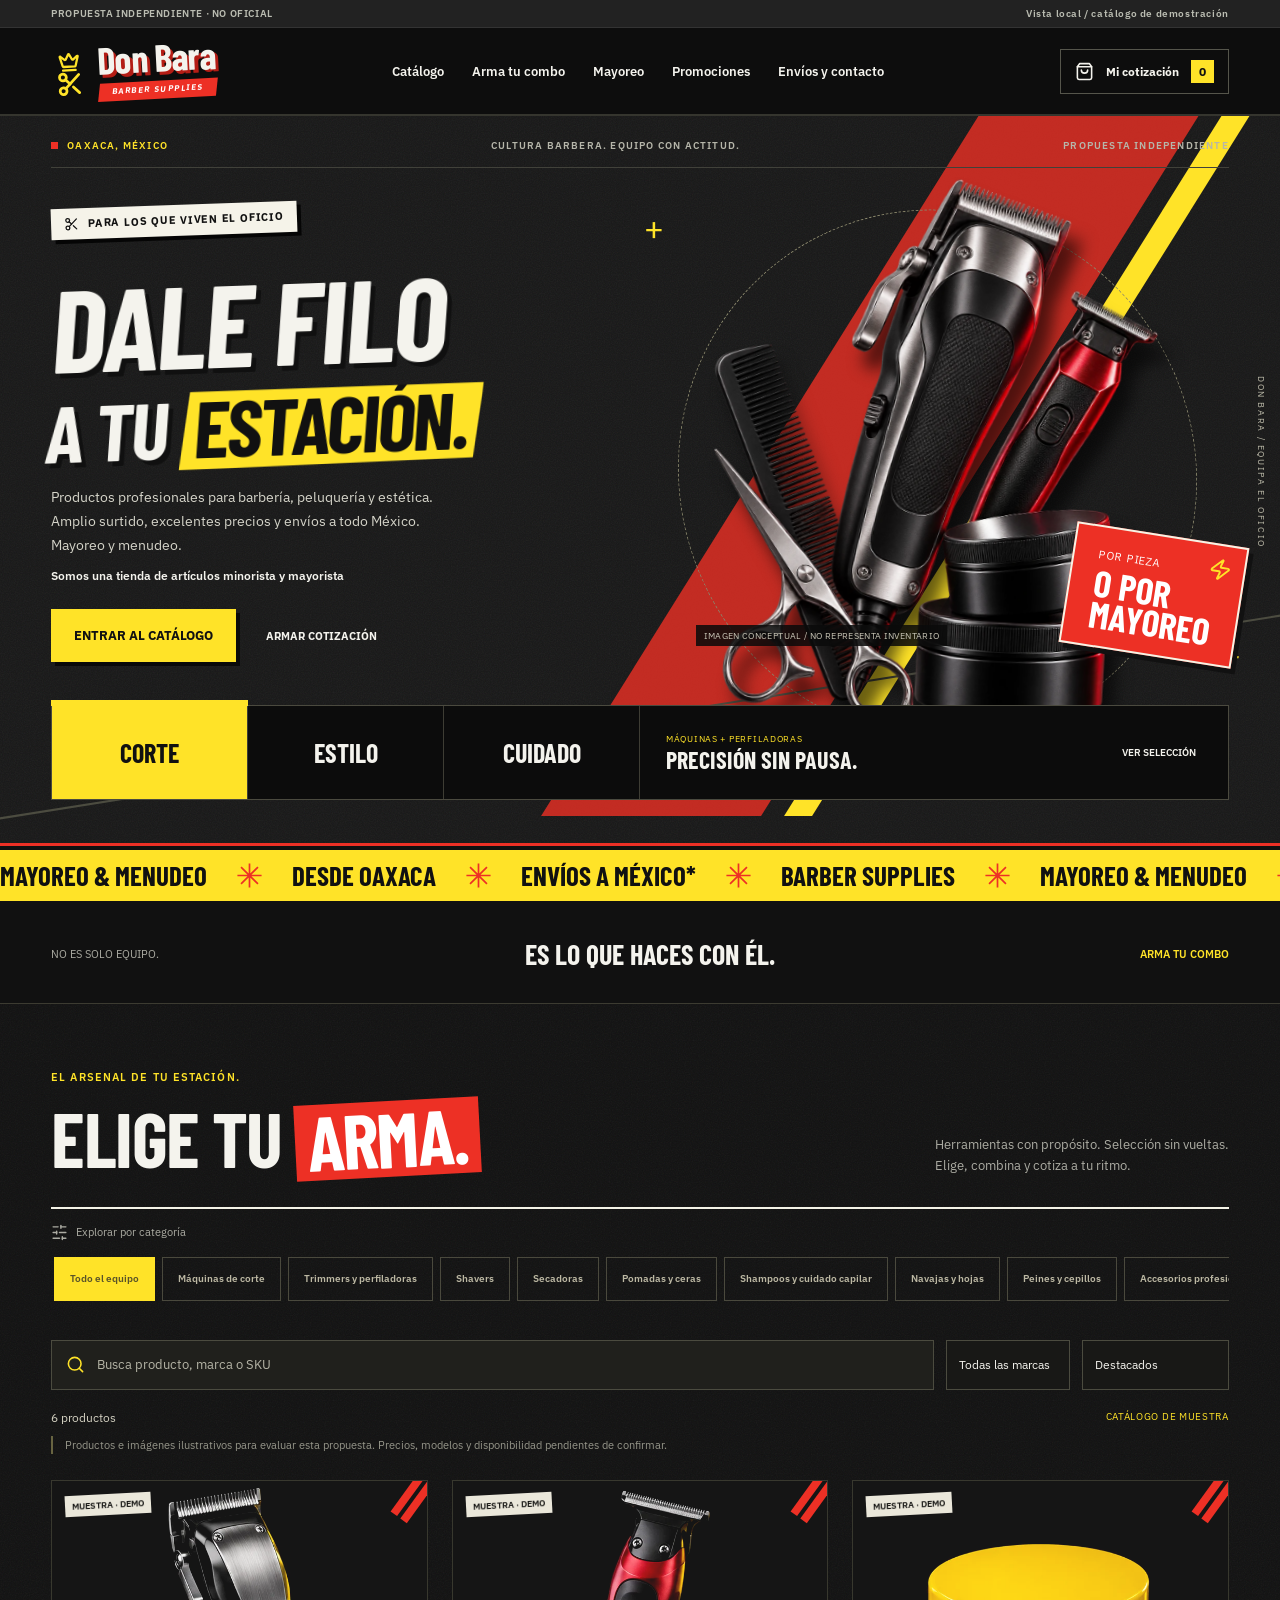
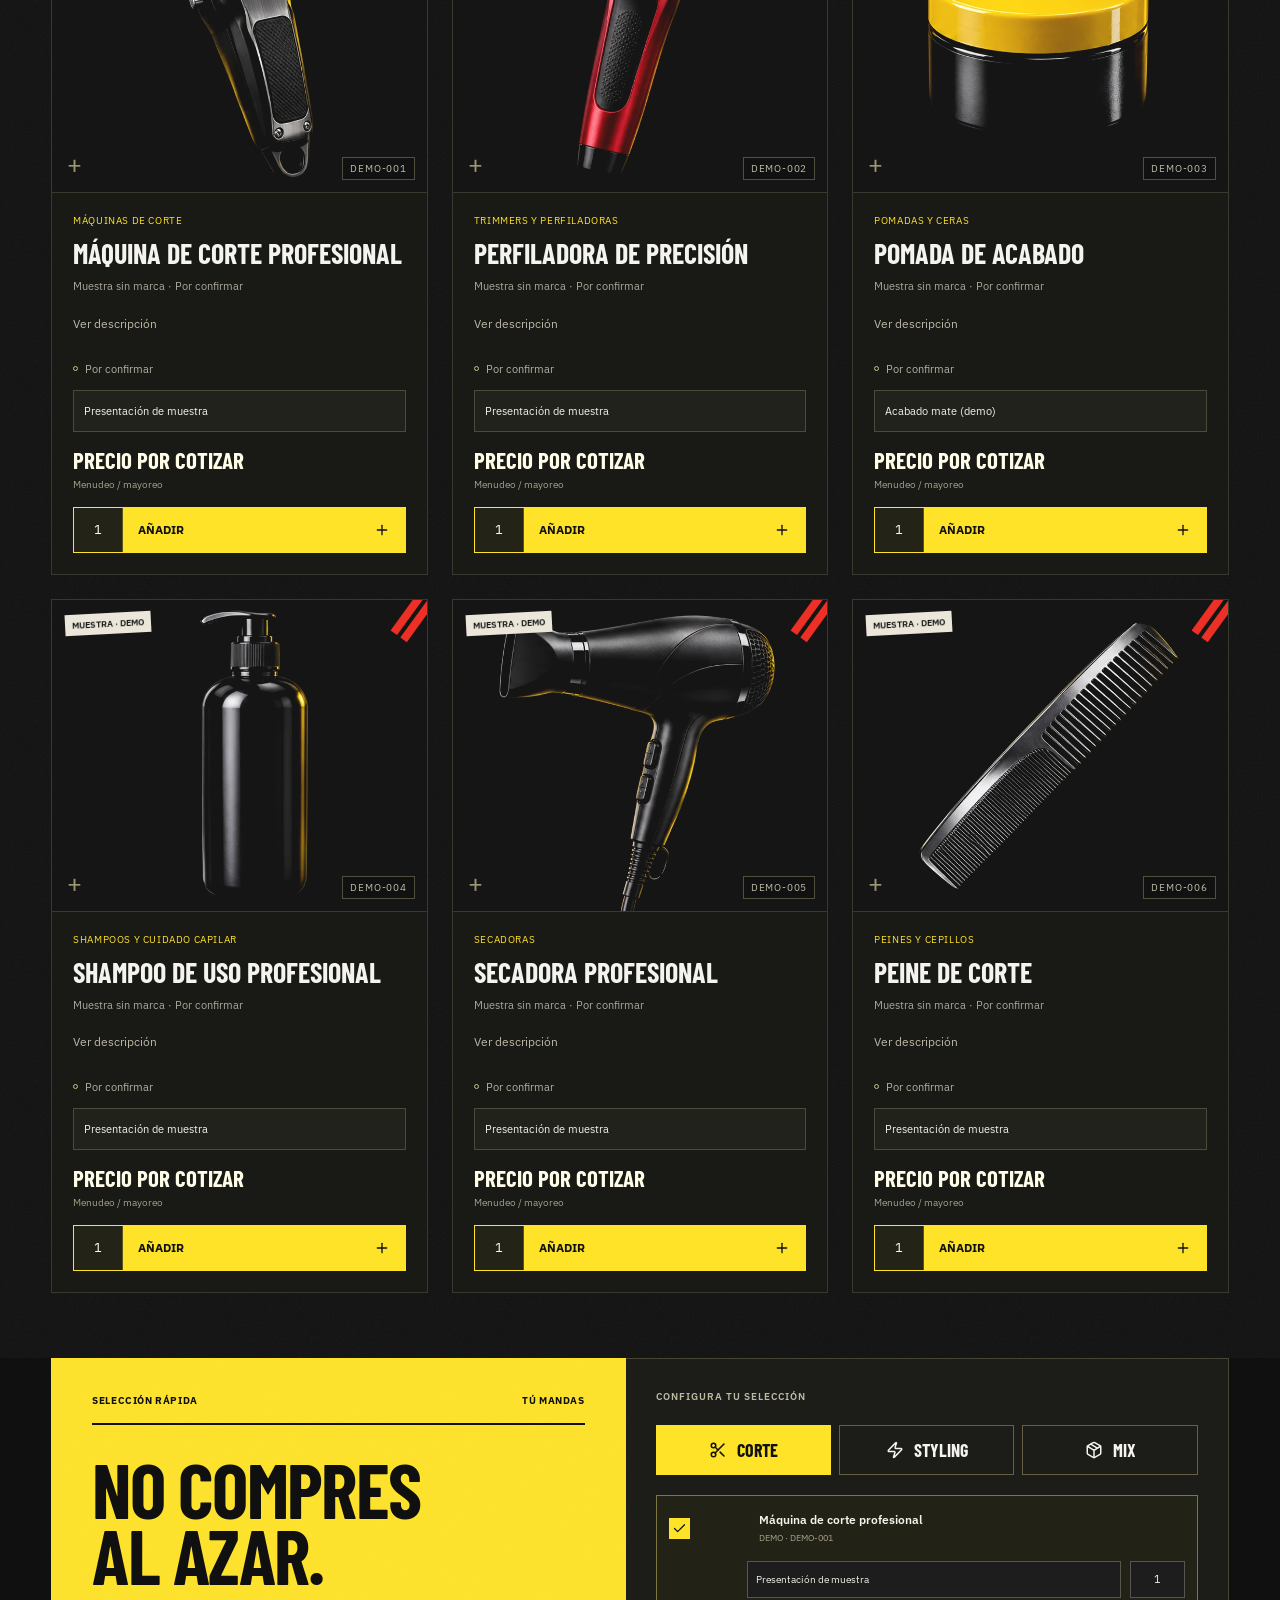
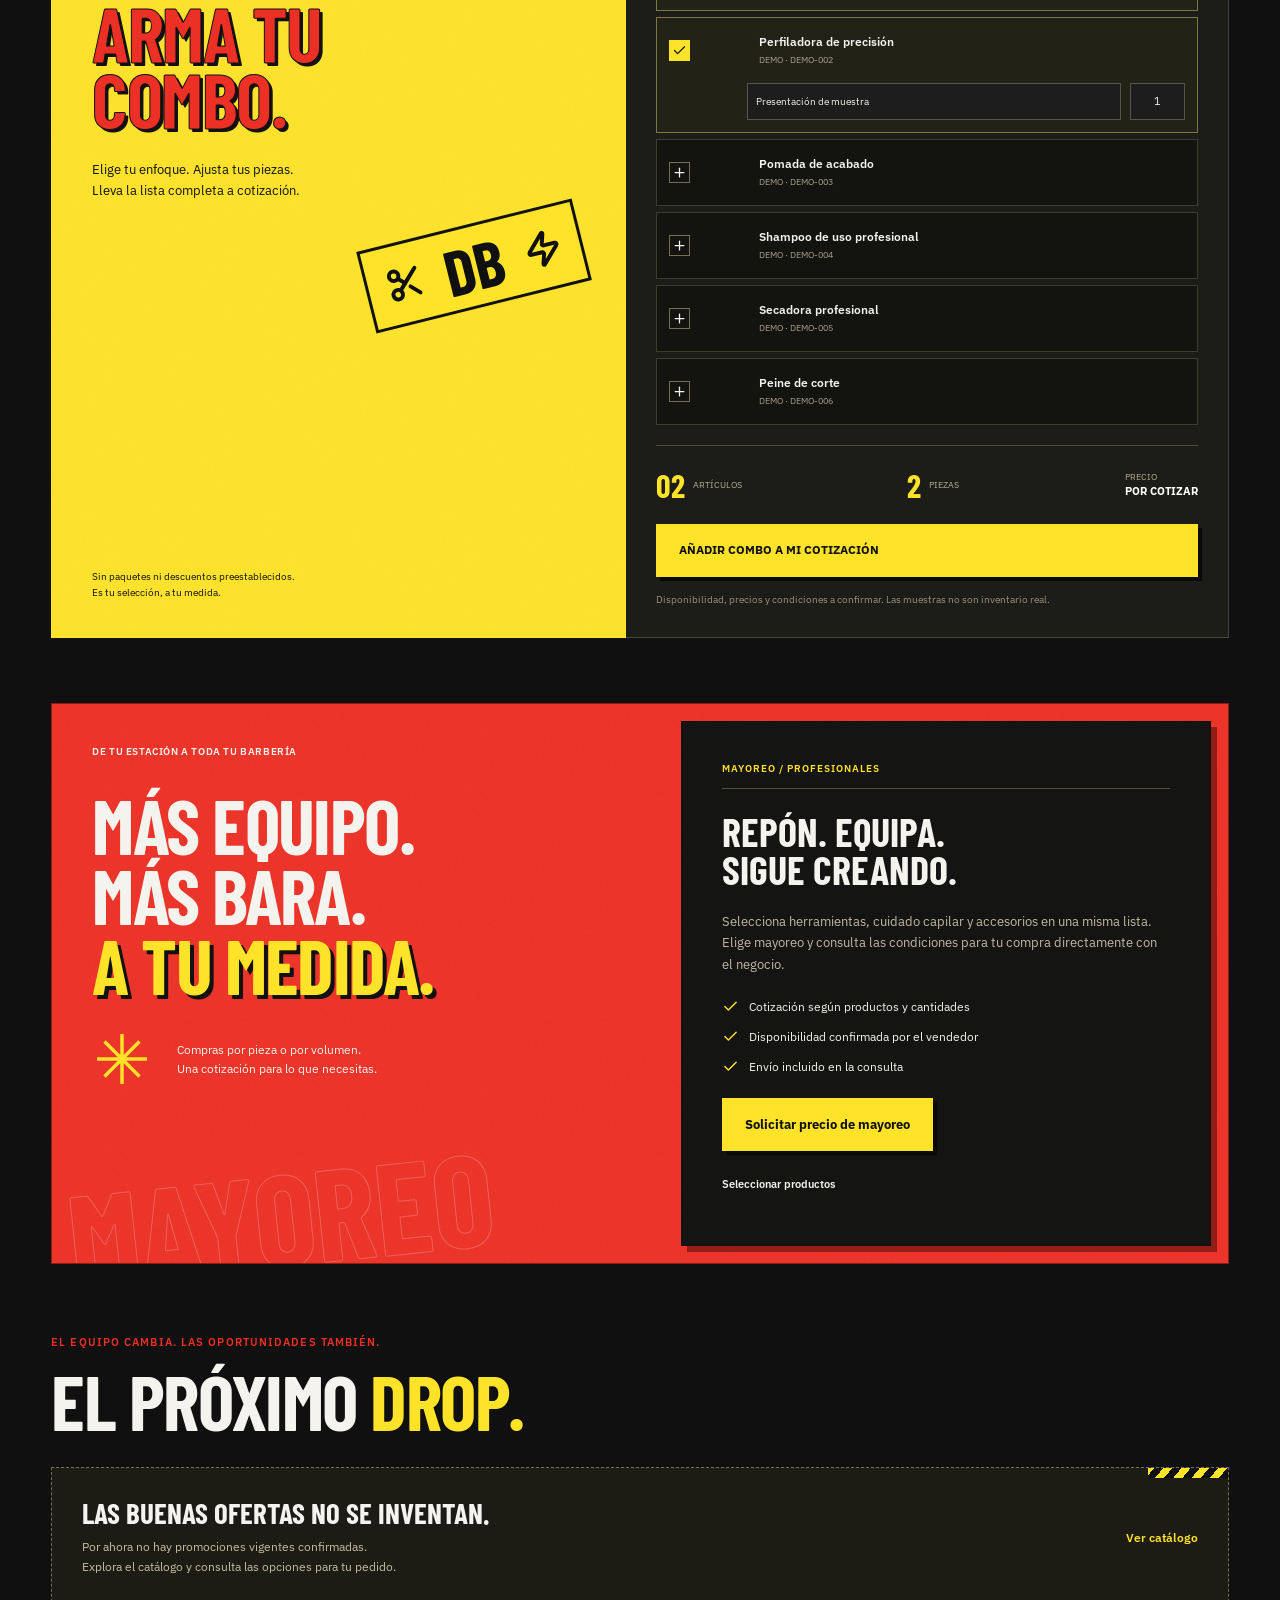
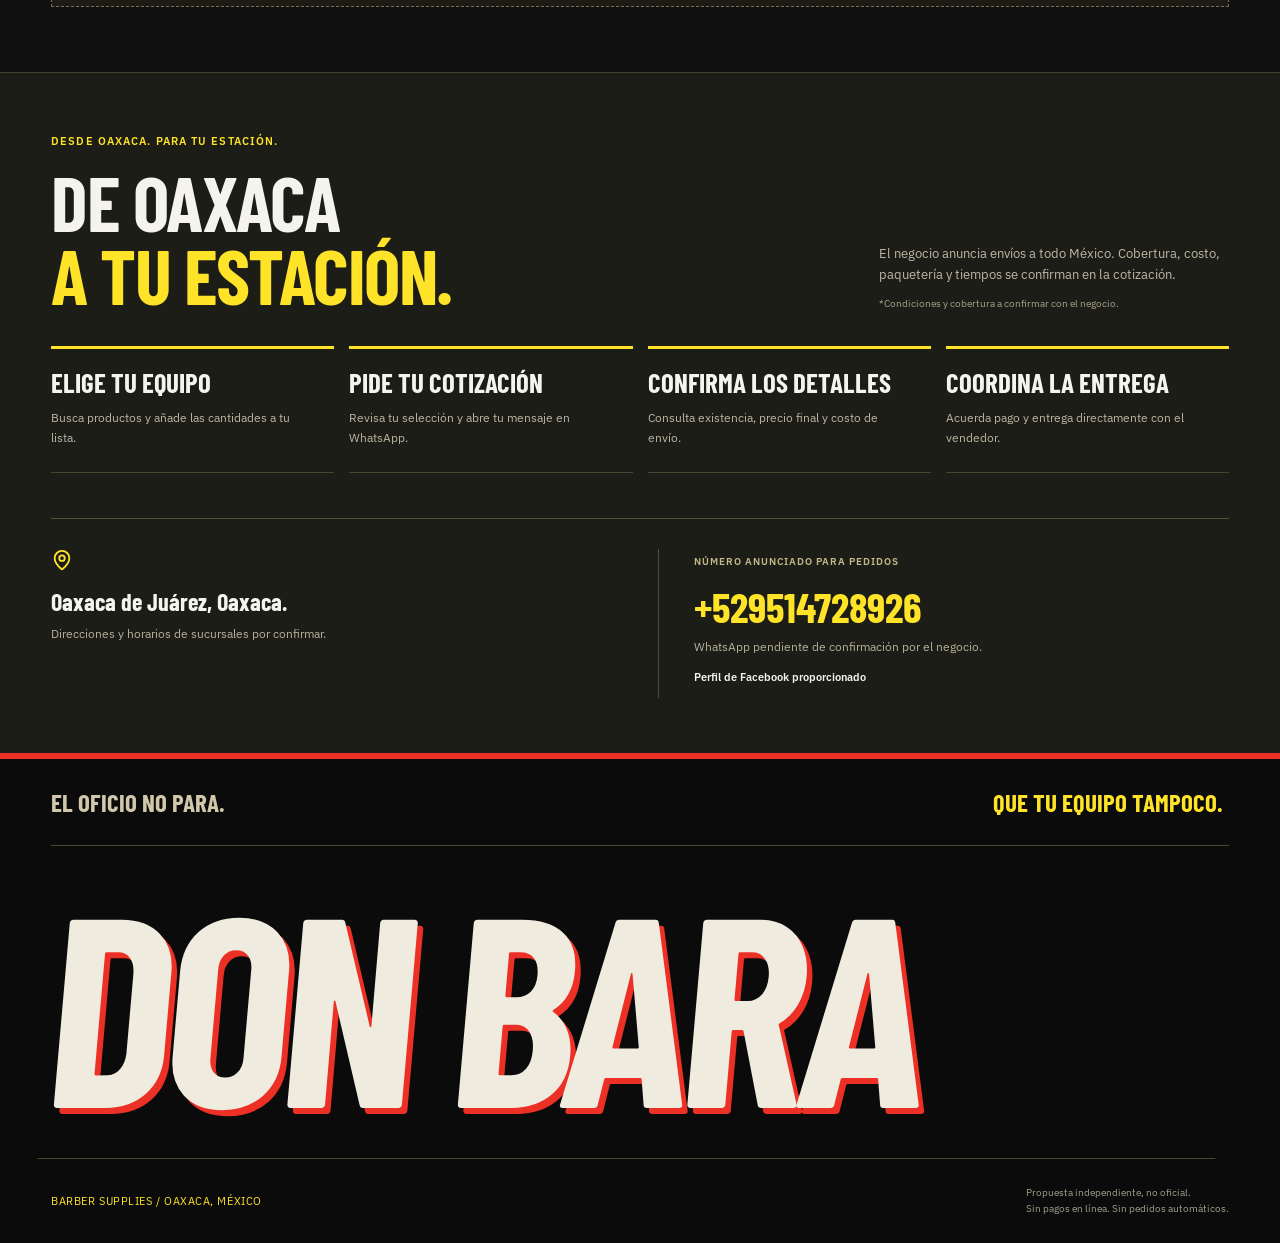
<file: don-bara/index.html>
<!doctype html><html lang="es-MX"><head><meta charset="UTF-8"/><meta name="viewport" content="width=device-width,initial-scale=1"/><meta name="theme-color" content="#101010"/><meta name="robots" content="noindex,nofollow"/><meta name="description" content="Dale filo a tu estación. Propuesta independiente de catálogo profesional para Don Bara Barber Supplies, Oaxaca. Mayoreo, menudeo y cotizaciones."/><meta property="og:title" content="Don Bara · Dale filo a tu estación — Propuesta"/><meta property="og:description" content="Catálogo, combos a tu medida y cotizaciones de barbería. Propuesta independiente no oficial."/><meta property="og:type" content="website"/><meta property="og:image" content="/don-bara/assets/street-setup.webp"/><title>Don Bara · Street Supply | Propuesta independiente</title>  <script type="module" crossorigin src="/don-bara/assets/index-BWL38YMB.js"></script>
  <link rel="stylesheet" crossorigin href="/don-bara/assets/index-CWyJyCMz.css">
</head><body><div id="root"></div></body></html>
</file>
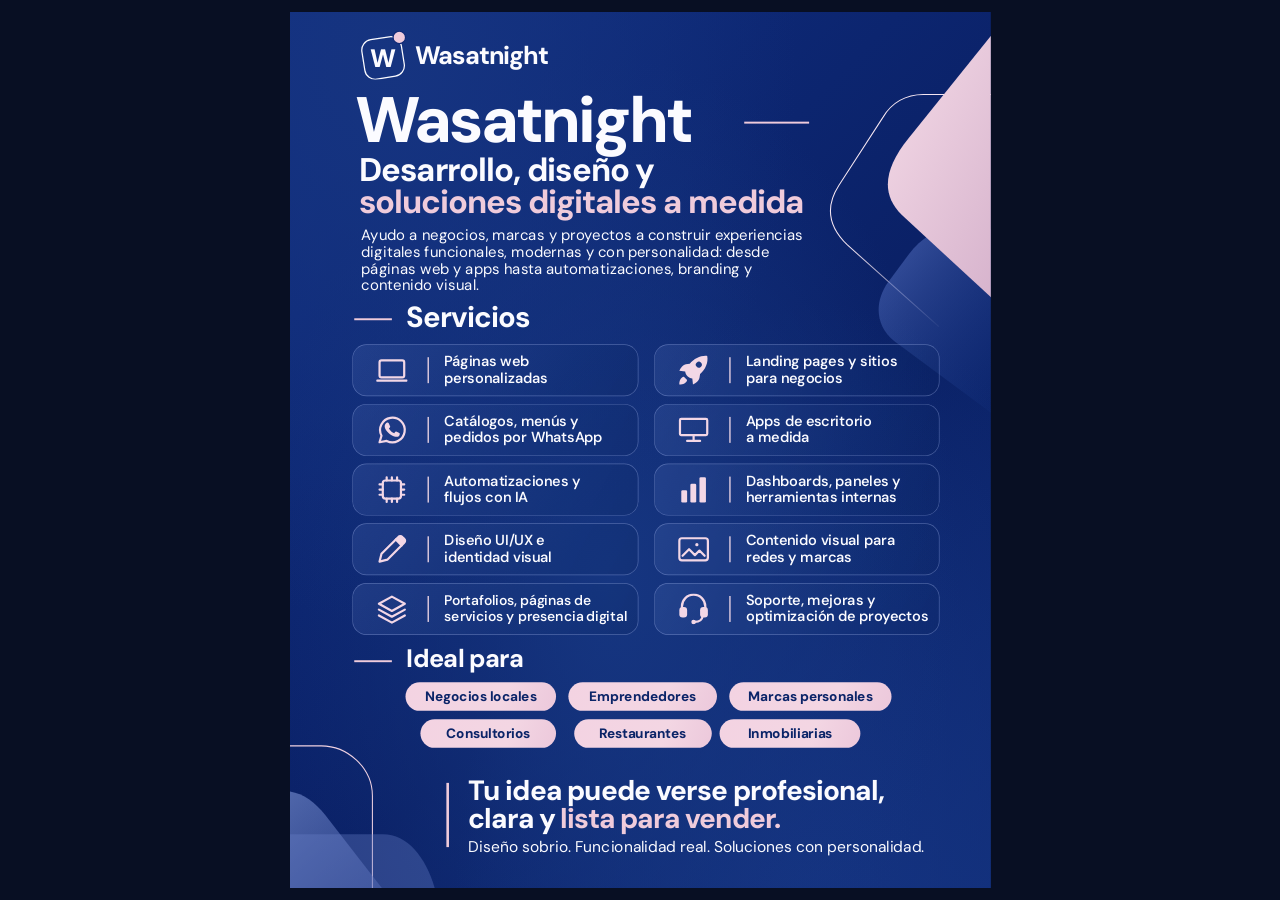
<file: flyer-wasatnight/index.html>
<!doctype html>
<html lang="es">
<head>
  <meta charset="utf-8">
  <meta name="viewport" content="width=device-width, initial-scale=1">
  <title>Wasatnight | Desarrollo, diseño y soluciones digitales</title>
  <link rel="stylesheet" href="styles.css">
  <script src="script.js" defer></script>
  <script>
    if (new URLSearchParams(location.search).get("modo") === "captura") {
      document.documentElement.classList.add("capture");
    }
  </script>
</head>
<body>
  <main class="preview">
    <article class="flyer" aria-labelledby="flyer-title">
      <svg class="art" viewBox="0 0 1080 1350" aria-hidden="true">
        <defs>
          <linearGradient id="pink-shape" x1="0" y1="0" x2=".8" y2="1" gradientUnits="objectBoundingBox">
            <stop stop-color="#f6dce8"/>
            <stop offset="1" stop-color="#d8b5ce"/>
          </linearGradient>
          <linearGradient id="blue-shape" x2=".77" y2="1">
            <stop stop-color="#6983d4" stop-opacity=".56"/>
            <stop offset="1" stop-color="#2148a3" stop-opacity=".08"/>
          </linearGradient>
          <linearGradient id="lower-shape" x1="0" y1="0" x2="1" y2="1">
            <stop stop-color="#7289cb" stop-opacity=".7"/>
            <stop offset="1" stop-color="#5369b4" stop-opacity=".4"/>
          </linearGradient>
          <linearGradient id="outline" x1="876" y1="230" x2="990" y2="484" gradientUnits="userSpaceOnUse">
            <stop offset=".4" stop-color="#f5e6f2"/>
            <stop offset="1" stop-color="#f5e6f2" stop-opacity=".08"/>
          </linearGradient>
        </defs>
        <path d="M1110 127H976c-27 0-49 13-62 35l-68 105c-22 34-15 65 13 92l141 126" fill="none" stroke="url(#outline)" stroke-width="1.6"/>
        <path d="M1100 334h-74c-31 0-53 14-72 39l-32 43c-22 30-20 68 9 91l170 126Z" fill="url(#blue-shape)"/>
        <path d="M1097 16 953 195c-36 45-44 84-10 118l154 142Z" fill="url(#pink-shape)"/>
        <path d="M-12 1131h60c40 0 79 33 79 77v142" fill="none" stroke="#efd1e1" stroke-width="1.6"/>
        <path d="M-28 1202c35-7 60 8 82 35l103 133H-28Z" fill="url(#lower-shape)"/>
        <path d="M-14 1267h157c38 0 66 35 80 83H-14Z" fill="#6b82c9" opacity=".35"/>
      </svg>

      <header class="hero">
        <div class="brand">
          <span class="brand-mark" aria-hidden="true">
            <svg viewBox="0 0 76 77" fill="none">
              <rect x="7" y="11" width="64" height="64" rx="17" transform="rotate(-9 39 43)" stroke="currentColor" stroke-width="2"/>
              <circle cx="65" cy="10" r="10" fill="#efcbdb" stroke="#102a76" stroke-width="2"/>
            </svg>
            <b>W</b>
          </span>
          <span>Wasatnight</span>
        </div>
        <h1 id="flyer-title">Wasatnight</h1>
        <p class="headline">Desarrollo, diseño y<br><strong>soluciones digitales a medida</strong></p>
        <p class="intro">Ayudo a negocios, marcas y proyectos a construir experiencias digitales funcionales, modernas y con personalidad: desde páginas web y apps hasta automatizaciones, branding y contenido visual.</p>
      </header>

      <section class="services" aria-labelledby="services-title">
        <h2 id="services-title">Servicios</h2>
        <ul class="service-grid">
          <li><svg viewBox="0 0 48 48" aria-hidden="true"><rect x="5" y="9" width="38" height="26" rx="3"/><path d="M1 40h46M20 40h8"/></svg><span>Páginas web<br>personalizadas</span></li>
          <li><svg viewBox="0 0 48 48" aria-hidden="true"><path fill="currentColor" stroke="none" fill-rule="evenodd" d="M45 2c-10-1-20 4-27 12l-6 1c-4 1-8 5-10 10l9 1c1 6 5 10 11 11l1 9c5-2 9-6 10-10l1-6C42 23 47 12 45 2ZM29 12a4.5 4.5 0 1 0 6 7 4.5 4.5 0 0 0-6-7ZM9 34c-5 1-7 6-7 12 6 0 11-2 12-7z"/></svg><span>Landing pages y sitios<br>para negocios</span></li>
          <li><svg viewBox="0 0 48 48" aria-hidden="true"><path d="M5 43l3-10a19 19 0 1 1 8 8L5 43Z"/><path fill="currentColor" stroke="none" d="M16 13c1-.6 2.6-.5 3.2.8l2.2 5c.4.9-1 2.2-2 3 2 3.6 4.9 6 8.3 7.2.8-1 1.8-3 2.9-2.5l5 2.4c1 .5.6 2.8-.3 4-2 2.6-6 2.5-11.8-.7-6.7-3.8-11.2-10.6-10.5-14.6.3-1.9 1.7-3.8 3-4.6Z"/></svg><span>Catálogos, menús y<br>pedidos por WhatsApp</span></li>
          <li><svg viewBox="0 0 48 48" aria-hidden="true"><rect x="3" y="7" width="42" height="25" rx="2"/><path d="M24 32v9M14 41h20"/></svg><span>Apps de escritorio<br>a medida</span></li>
          <li><svg viewBox="0 0 48 48" aria-hidden="true"><rect x="10" y="10" width="28" height="28" rx="4"/><path d="M16 5v5m8-5v5m8-5v5M16 38v5m8-5v5m8-5v5M5 16h5m-5 8h5m-5 8h5m28-16h5m-5 8h5m-5 8h5"/></svg><span>Automatizaciones y<br>flujos con IA</span></li>
          <li><svg viewBox="0 0 48 48" aria-hidden="true"><g fill="currentColor" stroke="none"><rect x="5" y="25" width="9" height="19" rx="2"/><rect x="19" y="15" width="9" height="29" rx="2"/><rect x="33" y="5" width="10" height="39" rx="2"/></g></svg><span>Dashboards, paneles y<br>herramientas internas</span></li>
          <li><svg viewBox="0 0 48 48" aria-hidden="true"><path d="m5 43 3-12L34 5a4 4 0 0 1 6 0l3 3a4 4 0 0 1 0 6L17 40Z"/><path d="m30 9 9 9"/><path fill="currentColor" stroke="none" d="m30 9 9 9 4-4a4 4 0 0 0 0-6l-3-3a4 4 0 0 0-6 0Z"/></svg><span>Diseño UI/UX e<br>identidad visual</span></li>
          <li><svg viewBox="0 0 48 48" aria-hidden="true"><rect x="2" y="7" width="44" height="34" rx="4"/><path d="m7 34 10-10 9 9 7-7 8 8"/><circle cx="29" cy="17" r="2.5" fill="currentColor" stroke="none"/></svg><span>Contenido visual para<br>redes y marcas</span></li>
          <li><svg viewBox="0 0 48 48" aria-hidden="true"><path d="M4 16 24 5l20 11-20 11L4 16Zm0 9 20 11 20-11M4 34l20 11 20-11"/></svg><span>Portafolios, páginas de<br>servicios y presencia digital</span></li>
          <li><svg viewBox="0 0 48 48" aria-hidden="true"><path d="M6 25v-5a18 18 0 0 1 36 0v5m-4 10c-1 6-6 9-12 9"/><g fill="currentColor" stroke="none"><rect x="2" y="21" width="12" height="16" rx="5"/><rect x="34" y="21" width="12" height="16" rx="5"/><circle cx="24" cy="44" r="3.5"/></g></svg><span>Soporte, mejoras y<br>optimización de proyectos</span></li>
        </ul>
      </section>

      <section class="audience" aria-labelledby="audience-title">
        <h2 id="audience-title">Ideal para</h2>
        <ul class="audience-list">
          <li>Negocios locales</li>
          <li>Emprendedores</li>
          <li>Marcas personales</li>
          <li>Consultorios</li>
          <li>Restaurantes</li>
          <li>Inmobiliarias</li>
        </ul>
      </section>

      <footer class="closing">
        <p class="closing-title">Tu idea puede verse profesional,<br>clara y <strong>lista para vender.</strong></p>
        <p class="closing-copy">Diseño sobrio. Funcionalidad real. Soluciones con personalidad.</p>
      </footer>
    </article>
  </main>
</body>
</html>
</file>
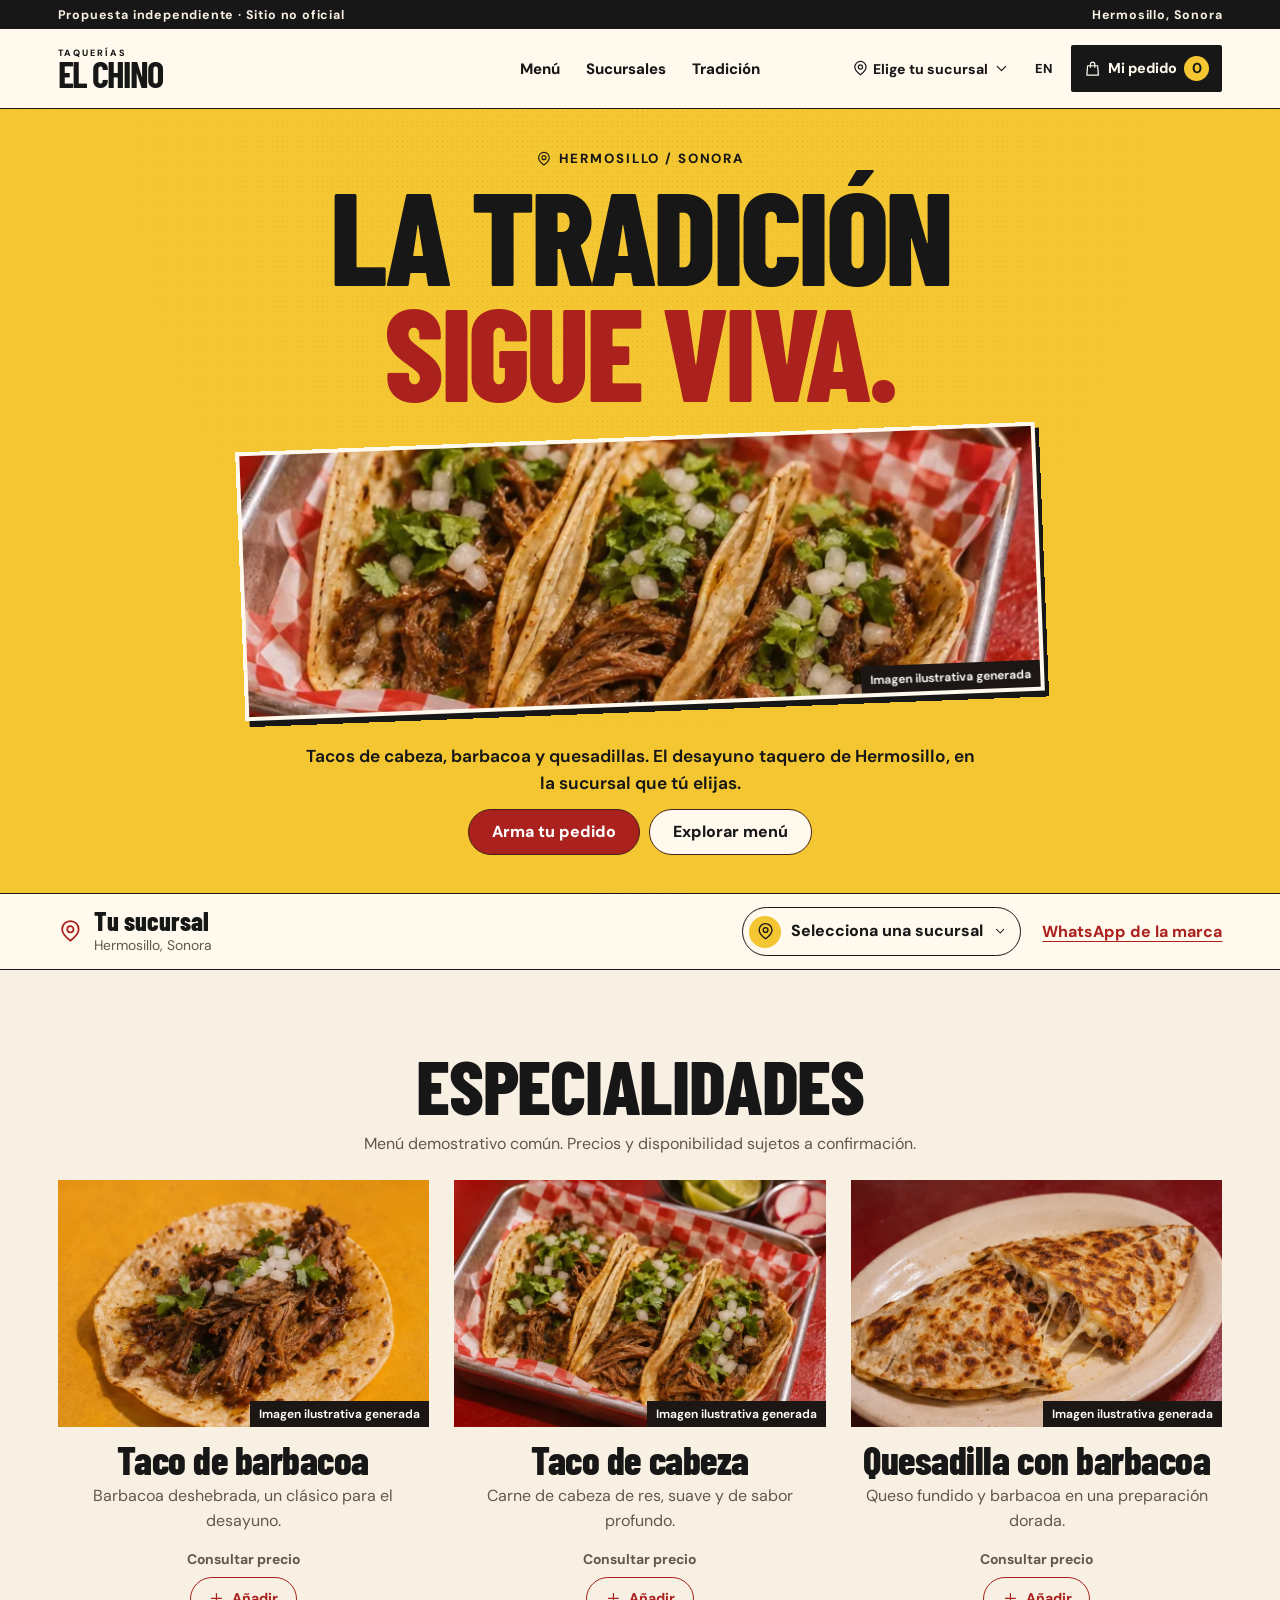
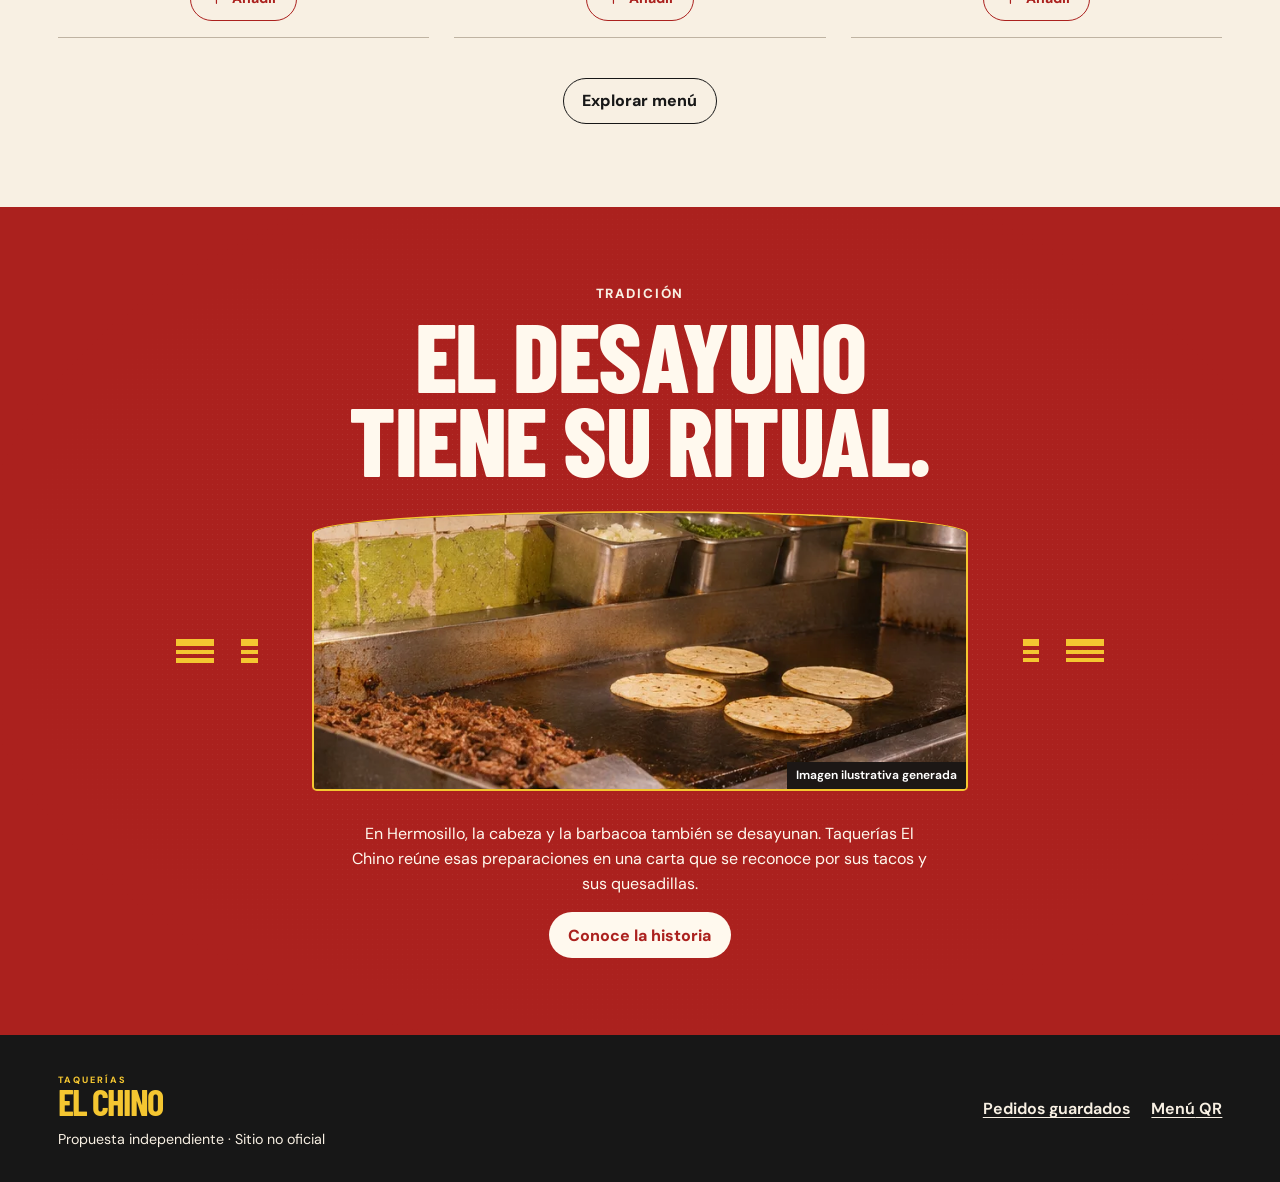
<file: taquerias-el-chino-demo/index.html>
<!doctype html>
<html lang="es-MX">
  <head>
    <meta charset="UTF-8" />
    <meta name="viewport" content="width=device-width, initial-scale=1" />
    <meta name="theme-color" content="#f4c631" />
    <meta name="robots" content="noindex, nofollow" />
    <meta name="description" content="Propuesta independiente para Taquerías El Chino, Hermosillo. Explora el menú demostrativo, elige sucursal y prepara tu pedido." />
    <meta property="og:type" content="website" />
    <meta property="og:title" content="Taquerías El Chino · Propuesta independiente" />
    <meta property="og:description" content="Menú demostrativo y preparación de pedidos por sucursal en Hermosillo, Sonora." />
    <meta property="og:image" content="/taquerias-el-chino-demo/media/tacos.webp" />
    <meta name="twitter:card" content="summary_large_image" />
    <script type="application/ld+json">
      {"@context":"https://schema.org","@type":"WebSite","name":"Taquerías El Chino · Propuesta independiente","inLanguage":["es-MX","en"],"about":{"@type":"Thing","name":"Taquerías El Chino, Hermosillo, Sonora"}}
    </script>
    <title>Taquerías El Chino · Hermosillo, Sonora</title>
    <script type="module" crossorigin src="/taquerias-el-chino-demo/assets/index-BJPZQeXb.js"></script>
    <link rel="stylesheet" crossorigin href="/taquerias-el-chino-demo/assets/index-DyY-ybrc.css">
  </head>
  <body>
    <div id="root"></div>
  </body>
</html>
</file>
<file: styles.css>
:root{--paper:#f6f3ed;--ink:#24222a;--muted:#817a8a;--violet:#862cce;--line:#d8d3d7;--serif:Georgia,'Times New Roman',serif;--sans:Arial,Helvetica,sans-serif;--mono:Consolas,'Courier New',monospace;--pad:clamp(24px,5.5vw,76px)}
*{box-sizing:border-box}html{scroll-behavior:smooth;scroll-padding-top:32px}body{margin:0;background:#101015;color:var(--ink);font-family:var(--sans);font-size:14px;line-height:1.55}a{color:inherit;text-decoration:none}button{font:inherit;color:inherit;cursor:pointer}img{display:block;max-width:100%}::selection{background:#862cce;color:white}:focus-visible{outline:2px solid var(--violet);outline-offset:5px}.portfolio-sheet{max-width:1240px;margin:30px auto;background:var(--paper);padding:0 var(--pad);position:relative;overflow:hidden;box-shadow:0 12px 90px #0003;background-image:radial-gradient(ellipse at 70% 15%,#ddd4e00d,transparent 50%),url('assets/paper.svg')}.page-noise{display:none}.skip-link{position:fixed;top:-100px;left:20px;padding:10px 20px;background:var(--ink);color:white;z-index:100}.skip-link:focus{top:10px}
.site-header{height:66px;display:flex;align-items:center;gap:26px;border-bottom:1px solid #bdb8c2;position:relative;z-index:20}.brand{margin-right:auto;white-space:nowrap}.brand-name{font:700 13px var(--mono);letter-spacing:.055em}.site-nav{display:flex;gap:29px;align-items:center}.site-nav a{font-size:11px;transition:color .2s}.site-nav a:hover{color:var(--violet)}.language-switcher{display:flex;gap:5px;margin-left:auto;font:10px var(--mono)}.language-switcher button{background:none;border:0;padding:5px 2px;opacity:.6}.language-switcher .is-active{opacity:1;color:var(--violet);text-decoration:underline;text-underline-offset:3px}.resume-button{border:1px solid #45404d;background:var(--ink);color:white;border-radius:11px;padding:7px 22px;white-space:nowrap;font:13px var(--serif)}.resume-button>span:last-child{color:#dbb1ed;margin-left:4px}.menu-button{display:none}
.hero{position:relative;min-height:548px;display:grid;grid-template-columns:49% 51%;grid-template-rows:auto auto auto;padding:54px 0 26px;isolation:isolate;border-bottom:1px solid #bdb8c2;align-content:start}.hero-title-wrap{grid-column:1;position:relative;z-index:3}.eyebrow,.section-index{font:10px var(--mono);letter-spacing:.075em;color:var(--violet);text-transform:uppercase;display:flex;gap:10px;align-items:center;margin:0 0 22px}.eyebrow:before,.section-index:before{content:'';width:7px;height:7px;flex-shrink:0;background:var(--violet);border-radius:50%}.display-title{font:700 clamp(40px,4.35vw,61px)/.99 var(--serif);letter-spacing:-.055em;margin:0}.title-line{display:block;white-space:nowrap}.accent{color:var(--violet)}.headline-scribble{display:block;width:178px;height:25px;margin:3px 0 8px 64px;fill:none;stroke:#b979e1;stroke-width:1.8;stroke-linecap:round}.hero-intro{grid-column:1;position:relative;z-index:3;padding-top:10px;max-width:450px}.hero-intro>p{font:17px/1.3 var(--serif);max-width:365px;margin:0 0 18px}.tag-list{list-style:none;padding:0;display:flex;flex-wrap:wrap;gap:6px;margin:15px 0}.tag-list li{font:10px var(--sans);padding:5px 11px;border:1px solid var(--line);border-radius:30px}.hero-tags{margin:0 0 24px;gap:7px}.hero-tags li{font:10px var(--serif);padding:4px 14px}.hero-actions{display:flex;gap:14px}.button{display:inline-flex;justify-content:center;align-items:center;gap:10px;min-width:136px;padding:10px 20px;border-radius:9px;border:1px solid #77727e;font:15px var(--serif);transition:transform .2s,box-shadow .2s}.button:hover{transform:translateY(-2px);box-shadow:0 5px 14px #862cce18}.button-dark{background:var(--ink);color:white;border-color:#45404d}.hero-status{grid-column:1;display:flex;gap:13px;align-items:start;margin-top:26px;position:relative;z-index:3}.status-dot{width:8px;height:8px;background:var(--violet);border-radius:50%;margin-top:5px;box-shadow:0 0 0 2px #862cce12}.hero-status p{font:10px/1.4 var(--sans);margin:0}.hero-status strong{font-weight:400}.hero-status p span{font:9px var(--mono);color:var(--muted)}.hero-stamp,.ticker{display:none}
.hero-photo{position:absolute;right:-25px;top:-23px;width:57%;height:580px;z-index:1;pointer-events:none}.collage-grid{position:absolute;inset:44px 4% 27px 1%;background-image:linear-gradient(90deg,#bbb4c622 1px,transparent 1px),linear-gradient(#bbb4c622 1px,transparent 1px);background-size:145px 160px}.collage-back{position:absolute;inset:48px 12% 35px 9%;background:#332e3d url('assets/paper.svg');clip-path:polygon(10% 0,66% 0,66% 6%,90% 6%,90% 28%,100% 28%,100% 88%,46% 88%,46% 97%,0 97%,0 75%,10% 75%);opacity:.91}.collage-back:after{content:'';position:absolute;inset:0;background-image:linear-gradient(25deg,#e6e1dd70,transparent 35%),url('assets/ivan-solano.jpg');background-size:cover;background-position:40% center;filter:grayscale(1) contrast(2);opacity:.38}.collage-scrap{position:absolute;left:0;bottom:37px;width:43%;height:145px;background:linear-gradient(140deg,#f3eee8 22%,#c7c2c5 24%,#e4dedc 35%,#55505b 36%,#27232d 64%);clip-path:polygon(15% 0,100% 0,100% 100%,0 100%,0 50%,15% 50%)}.brush-stroke{position:absolute;width:190px;height:60px;top:128px;left:1%;transform:rotate(-12deg);background:repeating-linear-gradient(0deg,#b17cd04d 0 2px,transparent 2px 4px);clip-path:polygon(10% 0,100% 8%,90% 91%,0 100%)}.photo-frame{position:absolute;left:16%;top:0;width:77%;height:100%;overflow:hidden;clip-path:polygon(26% 6%,46% 2%,63% 3%,77% 8%,87% 16%,88% 29%,100% 48%,99% 100%,3% 100%,4% 80%,17% 57%,14% 44%,3% 28%,9% 15%)}.photo-frame img{width:100%;height:100%;object-fit:cover;object-position:center 38%;filter:saturate(1.25) contrast(1.09)}.collage-note{position:absolute;right:2%;top:63px;transform:rotate(-11deg);font:italic 16px/1.16 var(--serif);color:#a79aaf}.collage-note:after{content:'';display:block;width:66px;border-bottom:1px solid #a79aaf;margin-top:7px;transform:rotate(-7deg)}.collage-coordinate{position:absolute;left:1%;top:265px;font:8px/1.5 var(--mono);letter-spacing:1px;color:#94879e}.collage-index{position:absolute;right:0;top:262px;font:8px/1.6 var(--mono);color:var(--muted);border-left:1px solid #c8becd;padding-left:9px}.collage-footnote{position:absolute;right:1%;bottom:105px;font:7px/1.5 var(--mono);color:#94879e;letter-spacing:1px}.collage-scribble{position:absolute;right:-1%;bottom:42px;width:135px;fill:none;stroke:#c898e5;stroke-width:2.5;opacity:.8}.hero-photo:before,.hero-photo:after{content:'+';position:absolute;right:-3%;top:50px;font:30px/1 var(--serif);font-weight:100;color:#afa3b9}.hero-photo:after{left:8%;right:auto;top:auto;bottom:47px;font-size:24px}
.section{padding:72px 0;border-bottom:1px solid var(--line)}.work-section{padding:34px 0 64px}.section-heading{display:grid;grid-template-columns:190px 1fr;gap:26px;margin-bottom:35px}.section-heading h2:not(.section-index){font:400 clamp(30px,3.5vw,43px)/1.06 var(--serif);letter-spacing:-.035em;margin:0;max-width:700px}.section-heading>.section-index{margin-top:7px}.section-heading>p:last-child:not(.section-index){grid-column:2;color:var(--muted);margin:0;max-width:460px}.work-section>.section-heading{display:flex;justify-content:space-between;align-items:center;margin-bottom:17px}.work-section .section-index{margin:0;font-size:10px;font-weight:400}.all-work-link{display:flex;align-items:center;gap:23px;font:8px var(--mono);letter-spacing:.06em;text-transform:uppercase;color:var(--muted)}.all-work-link i{width:55px;border-top:1px solid #c8c2ca}.all-work-link b{color:var(--violet);font-weight:400}.project-grid{display:grid;grid-template-columns:repeat(6,minmax(0,1fr));gap:25px}.project-card{grid-column:span 2;min-width:0;border:1px solid #dfdae0;border-radius:2px;position:relative;background:#fff2;transition:box-shadow .25s,transform .25s}.project-card:hover{transform:translateY(-3px);box-shadow:0 10px 25px #33223c0a}.project-card.secondary-project{grid-column:span 3;margin-top:14px}.project-card h3{font:700 17px/1.15 var(--serif);margin:16px 20px 5px;letter-spacing:-.015em}.project-card h3 small{font:400 12px var(--serif);display:block;color:var(--muted);margin-top:3px}.project-card>p,.project-copy>p{font:13px/1.4 var(--serif);color:var(--muted);margin:0 20px 14px}.project-copy h3{margin:16px 20px 5px}.project-card .tag-list{margin:10px 20px 14px;gap:5px}.project-card .tag-list li{font-size:8px;padding:3px 7px}.project-meta{font:8px var(--mono);letter-spacing:.05em;display:flex;justify-content:space-between;color:var(--muted);margin:14px 20px 0}.project-facts{display:flex;margin:15px 20px;gap:15px;border-top:1px solid var(--line);padding-top:12px}.project-facts strong{font:700 15px var(--serif);display:block;color:var(--ink)}.project-facts small{font:7px var(--mono);display:block;color:var(--muted)}.text-link{font:9px var(--mono);color:var(--violet);display:flex;justify-content:space-between;margin:14px 20px 18px}.project-card-visual,.supportflow-visual{height:174px;position:relative;overflow:hidden;background:#24232b;color:#eee;isolation:isolate;border-radius:2px 2px 0 0}.project-card-visual:after,.supportflow-visual:after{content:'';position:absolute;inset:0;background:url('assets/paper.svg');opacity:.2;pointer-events:none;z-index:4}.visual-number{position:absolute;left:17px;top:13px;font:8px var(--mono);z-index:5;padding-bottom:4px;border-bottom:1px solid #ffffff70}.visual-arrow{position:absolute;right:12px;top:4px;font:22px var(--serif);z-index:6;color:#ddd}.visual-title{position:absolute;left:18px;top:80px;z-index:5;font:25px var(--serif);letter-spacing:-.055em}.visual-label{position:absolute;left:18px;bottom:12px;z-index:5;display:block;border:1px solid #b4aebb;border-radius:20px;padding:4px 12px;font:7px var(--mono);letter-spacing:.08em;color:#f0e9f1}.supportflow-visual{background:linear-gradient(125deg,#303238,#1d1d24 65%)}.supportflow-visual:before{content:'';position:absolute;width:190px;height:190px;right:-62px;bottom:-88px;border:1px solid #cb99ff;border-radius:50%;background:radial-gradient(circle at 34% 20%,#d19ce04d,transparent 30%),repeating-radial-gradient(ellipse at 35% 20%,transparent 0 9px,#b276f580 10px 11px);box-shadow:0 0 35px #9429f799}.app-window{position:absolute;right:25px;top:18px;width:132px;height:150px;background:#292833b0;border:1px solid #574571;border-radius:10px;transform:perspective(350px) rotateY(-25deg) rotateZ(5deg);display:flex;box-shadow:8px 10px 30px #0003}.app-sidebar{width:25px;border-right:1px solid #574571;display:flex;flex-direction:column;align-items:center;gap:10px;padding:10px 0}.app-logo{font:8px var(--mono)}.app-sidebar i{width:8px;height:2px;background:#896ba7}.app-main{flex:1;padding:14px 9px}.app-top{font:5px var(--mono);color:#9e84b2;border-bottom:1px solid #574571;padding-bottom:10px}.app-top b{display:none}.metric-row{display:flex;gap:7px;margin:10px 0}.metric-row i{font:8px var(--mono);font-style:normal}.metric-row small{font-size:3px;display:block}.app-chart{height:32px;display:flex;gap:5px;align-items:flex-end;border-bottom:1px solid #574571}.app-chart span{width:7px;height:20px;background:#784baa}.app-chart span:nth-child(2n){height:30px}.ticket-row{font:4px var(--mono);margin-top:9px;display:flex;justify-content:space-between}.ticket-row em{color:#cc9dff}.cyber-visual{background:linear-gradient(135deg,#171b1f,#343137 65%,#754096)}.cyber-grid{position:absolute;inset:0;background:linear-gradient(125deg,transparent 20%,#ffffff20 20.5%,transparent 21%),linear-gradient(20deg,transparent 55%,#080b1050 56%)}.browser-mock{position:absolute;left:20%;top:17px;width:72%;height:148px;background:#f0edf9;color:#262155;border:5px solid #101114;border-radius:8px;transform:perspective(400px) rotateY(-12deg) rotateZ(-6deg) skew(-8deg);box-shadow:-15px 12px 18px #0005;padding:10px 14px}.mock-toolbar{color:#7b6d97;font:5px var(--sans);text-align:right;margin-bottom:12px}.browser-mock p{font:italic 700 18px var(--serif);margin:0 0 5px}.browser-mock small{font:7px/1.3 var(--sans);display:block}.mock-button{font:4px var(--sans);background:#5a3488;color:#fff;padding:4px 8px;border-radius:3px;width:fit-content;margin-top:7px}.mock-tiles{display:flex;gap:6px;margin-top:9px}.mock-tiles i{height:20px;flex:1;border:1px solid #d9d0e2;border-radius:2px}.estate-visual{background:#262a2d}.estate-photo{position:absolute;inset:0;display:flex;transform:skewY(30deg);top:-60px;left:35%;opacity:.9}.estate-photo span{width:33%;background:linear-gradient(90deg,#55575a,#a5a6a4 35%,#43464a);border-right:10px solid #252930}.estate-photo span:nth-child(2){margin-top:70px}.estate-photo span:nth-child(3){margin-top:30px}.estate-visual p{position:absolute;top:53px;left:28px;margin:0;font:32px var(--serif);z-index:2;letter-spacing:-.04em}.estate-visual p span{font:46px var(--sans);vertical-align:-5px}.rad-visual{background:linear-gradient(130deg,#2b2930,#56505c);display:grid;place-items:center}.rad-visual p{font:italic 56px var(--serif);margin:0;z-index:2}.rad-visual p small{font-size:28px}.orbit{position:absolute;border:1px solid #ba99ca88;width:170px;height:110px;border-radius:50%;transform:rotate(25deg)}.orbit-two{transform:rotate(-25deg)}.orbit-three{transform:rotate(80deg)}.rad-visual b{font:7px var(--mono);position:absolute;bottom:14px;left:20px;letter-spacing:.1em;color:#c8bfd0}.trackbet-visual{background:linear-gradient(120deg,#201f27,#3e294c);padding:30px}.odds span{font:7px var(--mono);letter-spacing:.1em;color:#c2a7d3}.odds strong{font:40px var(--serif);display:block}.track-line{display:flex;gap:9px;position:absolute;bottom:25px;right:30px;height:65px;align-items:end}.track-line i{width:16px;background:#9371b8;height:25px}.track-line i:nth-child(2n){height:45px}.track-line i:last-child{height:65px;background:#cdb0ed}.wip-stamp{position:absolute;left:30px;bottom:22px;font:7px var(--mono);padding:5px 9px;border:1px solid #b09bc1;border-radius:20px}
.about-section{display:grid;grid-template-columns:190px minmax(0,1fr) 210px;gap:26px;align-items:start}.about-label>span{font:10px/1.7 var(--mono);letter-spacing:.12em;color:var(--muted);display:block;margin-top:40px}.about-copy h2{font:400 36px/1.1 var(--serif);letter-spacing:-.035em;margin:0 0 25px}.about-copy h2 em{font-style:normal;color:var(--violet)}.lead{font:17px/1.5 var(--serif);margin:0}.about-columns{display:grid;grid-template-columns:1fr 1fr;gap:20px;margin-top:16px;font:13px/1.5 var(--serif);color:var(--muted)}.about-photo{margin:0}.about-photo img{aspect-ratio:.82;object-fit:cover;object-position:50% 35%;filter:saturate(.8);border-radius:2px}.about-photo figcaption{display:flex;justify-content:space-between;margin-top:8px;font:6px var(--mono);color:var(--muted)}.timeline{margin-left:216px}.timeline-item{display:grid;grid-template-columns:90px 1fr;position:relative;padding:22px 25px 22px 0;border-top:1px solid var(--line);gap:24px}.timeline-item h3{font:400 22px/1.15 var(--serif);margin:0 0 10px}.timeline-date,.timeline-company{font:9px var(--mono);color:var(--violet)}.timeline-company{color:var(--muted)}.timeline-item>div>p:last-child{color:var(--muted);font:14px/1.5 var(--serif);max-width:580px}.timeline-number{position:absolute;right:0;top:24px;font:8px var(--mono);color:var(--muted)}.stack-grid{display:grid;grid-template-columns:repeat(3,1fr);gap:20px;margin-left:216px}.stack-group{border-top:1px solid var(--line);padding:20px 0;position:relative}.stack-group>span{font:8px var(--mono);color:var(--violet)}.stack-group h3{font:400 21px var(--serif);margin:15px 0 10px}.stack-group p{font:13px/1.65 var(--serif);color:var(--muted);margin:0}.credentials-layout{display:grid;grid-template-columns:1fr 1fr;gap:40px;margin-left:216px}.mini-heading{font:9px var(--mono);color:var(--violet);text-transform:uppercase;letter-spacing:.08em;font-weight:400;margin:0 0 20px}.credential{border-top:1px solid var(--line);padding:18px 0 24px}.credential>span{font:8px var(--mono);color:var(--muted)}.credential h4{font:400 21px/1.2 var(--serif);margin:12px 0 8px}.credential p{font:12px var(--serif);color:var(--muted);margin:0}.contact-section{padding:62px 0 46px}.contact-top{display:flex;justify-content:space-between;gap:30px;color:var(--muted);font:10px var(--mono)}.contact-top p{color:var(--violet);margin:0;text-transform:uppercase}.contact-top>span{max-width:370px;line-height:1.5}.contact-title{font:400 62px/.98 var(--serif);letter-spacing:-.05em;margin:35px 0}.contact-title span,.contact-title em{display:block}.contact-title em{color:var(--violet);font-style:normal}.contact-actions{display:grid;grid-template-columns:1fr 1fr;gap:45px}.contact-link{border-top:1px solid var(--line);border-bottom:1px solid var(--line);padding:18px 0;display:flex;align-items:center;justify-content:space-between}.contact-link small{font:8px var(--mono);display:block;color:var(--muted);margin-bottom:7px}.contact-link span{font:22px var(--serif)}.contact-link b{font:25px var(--serif);color:var(--violet);font-weight:400}.contact-location{align-self:center}.contact-location small,.contact-location span{font:8px var(--mono);color:var(--muted);display:block}.contact-location strong{font:18px var(--serif);display:block;margin:4px 0}.site-footer{border-top:1px solid var(--line);padding:22px 0 26px;display:flex;justify-content:space-between;gap:10px;font:8px var(--mono);color:var(--muted)}.site-footer p{margin:0}.reveal{opacity:1;transform:none}.js-reveal .reveal{opacity:0;transform:translateY(12px);transition:opacity .6s ease,transform .6s ease}.js-reveal .reveal.is-visible{opacity:1;transform:none}
/* Match the reference's scale while allowing the longer Spanish headline. */
.certificate-preview{display:block;margin:18px 0 14px;border:1px solid var(--line);border-radius:2px;overflow:hidden;transition:box-shadow .2s}
.certificate-preview:hover{box-shadow:0 6px 18px #24222a12}
.certificate-preview img{width:100%;height:auto;display:block}
.credential-actions{display:flex;flex-wrap:wrap;justify-content:space-between;gap:12px;font:9px var(--mono);color:var(--violet)}
.credential-actions a:hover{text-decoration:underline;text-underline-offset:3px}
.contact-channels .contact-link+.contact-link{border-top:0}
@media print{.certificate-preview{display:none}.credential-actions{font-size:8px}.contact-channels .contact-link{padding:10px 0}.contact-link span{font-size:17px}}
.photo-frame{clip-path:polygon(0 0,100% 0,100% 100%,55% 100%,55% 96%,20% 96%,20% 90%,0 90%)}
.photo-frame img{object-position:center top;transform:translateY(-35px);height:calc(100% + 35px);filter:contrast(1.02)}
html[lang="es"] .display-title{font-size:clamp(34px,3.8vw,54px)}
.about-photo img{width:100%;height:auto;aspect-ratio:.82}
@media(min-width:1450px){.display-title{font-size:62px}}
@media(max-width:1100px){.portfolio-sheet{margin:20px;--pad:40px}.site-header{gap:18px}.site-nav{gap:19px}.hero{min-height:515px}.display-title{font-size:clamp(38px,4.6vw,50px)}.hero-photo{height:550px;right:-30px}.hero-tags{gap:4px}.hero-tags li{padding:4px 9px}.about-section{grid-template-columns:140px 1fr 170px;gap:20px}.section-heading{grid-template-columns:140px 1fr;gap:20px}.timeline,.stack-grid,.credentials-layout{margin-left:160px}.project-grid{gap:17px}}
@media(max-width:900px){.portfolio-sheet{--pad:30px;margin:12px}.site-header{gap:13px}.brand-name{font-size:11px}.site-nav{gap:13px}.site-nav a{font-size:10px}.resume-button{padding:7px 13px}.hero{padding-top:45px;min-height:500px}.hero-photo{height:520px;width:57%;right:-22px}.display-title{font-size:39px}.hero-intro>p{max-width:290px;font-size:16px}.hero-tags{max-width:290px}.collage-note{font-size:13px}.collage-coordinate{display:none}.collage-footnote{font-size:6px}.project-card h3{margin-left:14px;margin-right:14px}.project-card>p,.project-copy>p{margin-left:14px;margin-right:14px}.project-card .tag-list,.project-meta,.text-link,.project-facts{margin-left:14px;margin-right:14px}.project-facts{gap:8px}.project-facts small{font-size:6px}.about-section{grid-template-columns:110px 1fr}.about-photo{display:none}.section-heading{grid-template-columns:110px 1fr}.timeline,.stack-grid,.credentials-layout{margin-left:130px}.about-copy h2{font-size:32px}.stack-grid{grid-template-columns:1fr 1fr}.visual-title{font-size:20px}.estate-visual p{font-size:25px;left:15px}.estate-visual p span{font-size:35px}.visual-label{font-size:6px;padding:4px 8px;left:12px}.browser-mock{left:10%;width:85%}}
@media(max-width:700px){body{background:var(--paper)}.portfolio-sheet{margin:0;--pad:23px;box-shadow:none}.site-header{height:70px;flex-wrap:nowrap;gap:15px}.brand-name{font-size:11px}.menu-button{display:block;padding:5px 0;border:0;background:none;font:10px var(--mono);margin-left:auto}.site-nav{display:none;position:absolute;top:70px;left:calc(-1 * var(--pad));right:calc(-1 * var(--pad));padding:23px;background:var(--paper);border-bottom:1px solid var(--line);box-shadow:0 15px 20px #24222a08;gap:20px;flex-direction:column;align-items:start}.site-nav.is-open{display:flex}.site-nav a{font:22px var(--serif)}.language-switcher{margin-left:0}.resume-button{padding:6px 9px;font-size:11px}.hero{display:flex;flex-direction:column;padding-top:35px;min-height:auto;padding-bottom:25px}.eyebrow{font-size:8px;letter-spacing:.025em;margin-bottom:20px;gap:8px}.display-title{font-size:clamp(31px,7.9vw,53px)}.headline-scribble{margin-left:45px;width:145px}.hero-photo{position:relative;right:auto;top:auto;width:100%;height:440px;order:2;margin:8px 0 5px}.hero-title-wrap{order:0}.hero-intro{order:1;max-width:100%;padding-top:6px}.hero-intro>p{font-size:17px;max-width:340px}.hero-tags{max-width:100%;margin:0 0 18px}.hero-tags li{font-size:9px;padding:4px 10px}.hero-actions .button{min-width:125px;padding:10px 17px}.hero-status{order:3;margin-top:4px}.collage-grid{inset:30px 3% 15px 0}.collage-back{inset:26px 7% 25px 4%}.photo-frame{left:9%;width:82%}.collage-coordinate{display:block;left:0;top:220px;font-size:6px}.collage-note{right:0;top:38px;font-size:13px}.collage-footnote{bottom:80px;right:0}.collage-index{top:210px}.collage-scribble{bottom:20px;width:100px}.hero-photo:before{right:0}.hero-photo:after{bottom:24px;left:1%}.brush-stroke{top:100px;left:0;width:130px}.collage-scrap{bottom:25px;height:120px}.section{padding:44px 0}.work-section{padding-top:26px}.work-section>.section-heading{margin-bottom:20px}.all-work-link{gap:0}.all-work-link>span,.all-work-link i{display:none}.project-grid{grid-template-columns:1fr;gap:23px}.project-card,.project-card.secondary-project{grid-column:1;margin:0}.project-card-visual,.supportflow-visual{height:200px}.project-card h3{font-size:21px;margin:17px 20px 8px}.project-card>p,.project-copy>p{font-size:15px;margin-left:20px;margin-right:20px}.project-meta,.project-card .tag-list,.project-facts,.text-link{margin-left:20px;margin-right:20px}.project-facts{gap:25px}.project-facts small{font-size:8px}.project-facts strong{font-size:18px}.project-card .tag-list li{font-size:9px}.visual-title{font-size:30px;top:95px}.visual-label{left:20px;font-size:8px}.app-window{width:160px;height:176px;right:35px}.estate-visual p{font-size:40px;left:35px;top:66px}.estate-visual p span{font-size:50px}.browser-mock{left:23%;width:68%;height:175px}.browser-mock p{font-size:23px}.browser-mock small{font-size:9px}.section-heading,.section-heading.compact{display:block;margin-bottom:27px}.section-heading>.section-index{margin:0 0 18px}.section-heading h2:not(.section-index){font-size:33px;max-width:90%}.section-heading>p:last-child:not(.section-index){margin-top:15px}.about-section{display:block}.about-label>span{display:none}.about-label .section-index{margin-bottom:20px}.about-copy h2{font-size:34px}.about-columns{grid-template-columns:1fr;gap:0;font-size:15px}.about-photo{display:block;margin:25px 30px 0;max-width:300px}.about-photo figcaption{font-size:8px}.timeline,.stack-grid,.credentials-layout{margin-left:0}.timeline-item{grid-template-columns:1fr;gap:10px;padding:22px 20px 18px 0}.timeline-item h3{font-size:23px}.timeline-item>div>p:last-child{font-size:15px}.stack-grid{grid-template-columns:1fr 1fr;gap:25px}.stack-group h3{font-size:21px}.stack-group p{font-size:14px}.credentials-layout{grid-template-columns:1fr;gap:20px}.credential h4{font-size:23px}.credential p{font-size:14px}.contact-section{padding:44px 0}.contact-top{display:block}.contact-top>span{display:block;margin-top:16px;max-width:310px}.contact-title{font-size:clamp(35px,10vw,55px);margin:28px 0}.contact-actions{grid-template-columns:1fr;gap:25px}.contact-link span{font-size:21px}.site-footer{font-size:7px}.site-footer>p:nth-child(2){display:none}}
@media(min-width:701px) and (max-width:900px){.display-title{font-size:36px}html[lang="es"] .display-title{font-size:32px}}
@media(max-width:700px){html[lang="es"] .display-title{font-size:clamp(28px,7.4vw,49px)}}
@media(max-width:380px){.portfolio-sheet{--pad:17px}.site-header{gap:9px}.brand-name{font-size:9px}.hero-photo{height:390px}.hero-tags li{font-size:8px;padding:4px 7px}.stack-grid{grid-template-columns:1fr}.display-title{font-size:7.7vw}html[lang="es"] .display-title{font-size:7.4vw}}
@media(prefers-reduced-motion:reduce){html{scroll-behavior:auto}*,*:before,*:after{animation:none!important;transition:none!important}.js-reveal .reveal{opacity:1;transform:none}}
@media print{@page{margin:15mm}body{background:white;font-size:11px}.portfolio-sheet{margin:0;padding:0;box-shadow:none;max-width:none;background:white}.site-header,.hero-photo,.hero-actions,.headline-scribble,.about-photo,.all-work-link,.site-footer,.project-card-visual,.supportflow-visual{display:none!important}.hero{padding:0 0 18px;min-height:0;display:block}.eyebrow{margin-bottom:15px}.display-title{font-size:32px}.hero-intro{max-width:none}.hero-intro>p{max-width:none}.hero-status{margin-top:10px}.hero-tags{margin-bottom:10px}.section,.contact-section{padding:22px 0;break-inside:auto}.project-grid{display:block}.project-card{border:0;border-top:1px solid #ddd;break-inside:avoid;margin-bottom:15px}.project-card h3,.project-copy h3{margin:10px 0}.project-card>p,.project-copy>p,.project-meta,.project-facts,.text-link,.project-card .tag-list{margin-left:0;margin-right:0}.about-section{display:block}.about-label>span{display:none}.about-copy h2,.section-heading h2:not(.section-index){font-size:26px}.timeline,.stack-grid,.credentials-layout{margin-left:0}.stack-grid{grid-template-columns:repeat(3,1fr)}.stack-group{padding:10px 0;break-inside:avoid}.stack-group h3{font-size:17px;margin:5px 0}.stack-group p{font-size:12px}.timeline-item,.credential{break-inside:avoid}.contact-title{font-size:32px;margin:15px 0}.js-reveal .reveal{opacity:1;transform:none}.contact-top>span{max-width:none}.about-columns{margin-top:0}}
/* Career journey, capability mosaic and contact card. */
.icon-library { position: absolute; width: 0; height: 0; overflow: hidden; pointer-events: none; }
.line-icon { width: 26px; height: 26px; fill: none; stroke: currentColor; stroke-width: 1.35; stroke-linecap: round; stroke-linejoin: round; flex-shrink: 0; }
.experience-layout { display: grid; grid-template-columns: 165px minmax(0,1fr); gap: 50px; }
.career-note { padding-top: 18px; }
.career-art { width: 150px; height: 140px; fill: none; stroke: #c8b3d5; stroke-width: 1; }
.career-art path:nth-child(2) { fill: #862cce08; }
.career-art-arrow { stroke: var(--violet); stroke-width: 1.6; }
.career-note p { font: 19px/1.3 var(--serif); white-space: pre-line; margin: 20px 0; color: #5e4c6a; }
.career-note > span { display: block; font: 7px/1.6 var(--mono); letter-spacing: .045em; color: var(--violet); }
.experience-section .timeline { margin: 0; position: relative; min-width: 0; }
.experience-section .timeline::before { content: ''; position: absolute; top: 13px; bottom: 135px; left: 6px; width: 1px; background: linear-gradient(var(--violet),#cdb9d8); }
.experience-section .timeline-item { display: grid; grid-template-columns: 83px minmax(0,1fr); gap: 20px; padding: 0; border: 0; margin-bottom: 22px; }
.experience-section .timeline-item:last-child { margin-bottom: 0; }
.timeline-date { position: relative; padding-top: 1px; z-index: 1; font: 10px/1.6 var(--mono); }
.timeline-date > span:not(.timeline-node) { display: block; margin-top: 12px; background: var(--paper); width: fit-content; padding: 3px 0; }
.timeline-date small { display: block; font: 8px var(--mono); color: var(--muted); background: var(--paper); padding-bottom: 5px; width: fit-content; }
.timeline-node { display: block; width: 13px; height: 13px; background: var(--paper); border: 1px solid var(--violet); border-radius: 50%; box-shadow: 0 0 0 5px var(--paper); }
.timeline-item:first-child .timeline-node { background: var(--violet); border: 3px solid #e9d6f5; }
.experience-card { padding: 25px 28px; border: 1px solid #d8cddf; background: #ffffff2b; border-radius: 3px; position: relative; }
.experience-current { background: linear-gradient(125deg,#eee2f2b3,#f7f3ef); border-color: #cdb6dd; }
.experience-card-top { display: flex; justify-content: space-between; align-items: center; gap: 12px; margin-bottom: 19px; color: var(--violet); }
.experience-kind { font: 8px/1.5 var(--mono); letter-spacing: .075em; text-transform: uppercase; }
.experience-section .timeline-item h3 { font: 400 25px/1.14 var(--serif); letter-spacing: -.025em; max-width: 570px; margin: 0 0 12px; }
.experience-card .timeline-company { font: 9px var(--mono); color: #8c779a; margin: 0 0 14px; }
.experience-card > p:not(.timeline-company) { font: 14px/1.55 var(--serif); color: #726779; margin: 0; max-width: 600px; }
.experience-tags { padding: 0; margin: 20px 0 0; list-style: none; display: flex; gap: 7px; flex-wrap: wrap; }
.experience-tags li { padding: 5px 10px; border: 1px solid #d8c9e1; background: #ffffff40; border-radius: 20px; font: 9px var(--sans); color: #665372; }
.experience-projects { display: flex; align-items: center; flex-wrap: wrap; gap: 10px 16px; margin-top: 22px; padding-top: 14px; border-top: 1px solid #d9cbe2; }
.experience-projects > span { font: 8px var(--mono); color: #8e7a9d; margin-right: auto; }
.experience-projects a { color: var(--violet); font: 10px var(--mono); }
.experience-projects a:hover { text-decoration: underline; text-underline-offset: 3px; }
.stack-section .stack-grid { margin-left: 0; display: grid; grid-template-columns: repeat(6,minmax(0,1fr)); gap: 16px; }
.stack-section .stack-group { grid-column: span 2; border: 1px solid #dfd7e3; padding: 25px; min-width: 0; min-height: 234px; background: #ffffff25; border-radius: 3px; display: flex; flex-direction: column; position: relative; isolation: isolate; overflow: hidden; transition: transform .25s,box-shadow .25s,border-color .25s; }
.stack-section .stack-backend,.stack-section .stack-ai { grid-column: span 4; }
.stack-section .stack-testing,.stack-section .stack-creative { grid-column: span 3; }
.stack-section .stack-backend { background: linear-gradient(115deg,#efe2f3,#f6f1ec); border-color: #d6bfe2; }
.stack-section .stack-ai { background: linear-gradient(120deg,#f6f1ec,#e8dbf4); border-color: #d6bfe2; }
.stack-group:hover,.stack-group:focus-within { transform: translateY(-3px); border-color: #b989d0; box-shadow: 0 9px 22px #3b174908; }
.stack-card-top { display: flex; gap: 12px; align-items: center; justify-content: space-between; color: var(--violet); margin-bottom: 22px; position: relative; z-index: 1; }
.stack-card-top > span { font: 8px/1.4 var(--mono); letter-spacing: .08em; text-align: right; color: #9675a9; }
.stack-section .stack-group h3 { font: 400 27px/1.1 var(--serif); letter-spacing: -.02em; margin: 0 0 9px; z-index: 1; position: relative; }
.stack-section .stack-group p { font: 14px/1.45 var(--serif); max-width: 450px; margin: 0; color: #796b82; position: relative; z-index: 1; }
.tool-tags { display: flex; flex-wrap: wrap; gap: 6px; list-style: none; padding: 0; margin: 20px 0 0; position: relative; z-index: 1; }
.tool-tags li { border: 1px solid #d6c6df; background: #fff6; padding: 5px 9px; border-radius: 5px; font: 10px/1.2 var(--sans); color: #65536f; }
.capability-link { display: flex; justify-content: space-between; font: 9px var(--mono); padding-top: 14px; border-top: 1px solid #d5c5df; margin-top: auto; color: var(--violet); position: relative; z-index: 1; }
.tool-tags + .capability-link { margin-top: 20px; }
.capability-link span { transition: transform .2s; }
.capability-link:hover span { transform: translate(2px,-2px); }
.stack-group > .stack-watermark { position: absolute; right: 22px; top: 45px; font: italic 130px/.8 var(--serif); letter-spacing: -.14em; color: #862cce0c; z-index: 0; }
.ai-orbit { position: absolute; width: 115px; height: 115px; right: 22px; top: 40px; color: #a26ec02e; z-index: 0; }
.ai-orbit i { position: absolute; inset: 15px 0; border: 1px solid currentColor; border-radius: 50%; transform: rotate(40deg); }
.ai-orbit i:nth-child(2) { transform: rotate(-40deg); }
.ai-orbit > span { position: absolute; inset: 0; display: grid; place-items: center; font: 44px var(--serif); }
.contact-section { padding: 55px 0 45px; }
.contact-panel { padding: clamp(25px,3vw,42px); border: 1px solid #dbcde2; border-radius: 3px; background: radial-gradient(ellipse at 5% 100%,#eee2f4a1,transparent 65%),linear-gradient(135deg,#f3edf3,#ece2f0); position: relative; isolation: isolate; }
.contact-panel::after { content: ''; position: absolute; left: -50px; bottom: 20px; width: 290px; height: 290px; border: 1px solid #aa79c01a; border-radius: 50%; z-index: -1; pointer-events: none; }
.contact-top { padding-bottom: 20px; border-bottom: 1px solid #d6c6de; }
.contact-top > p { display: flex; gap: 9px; align-items: start; font: 9px var(--mono); }
.contact-top > p::before { content: ''; background: var(--violet); width: 6px; height: 6px; border-radius: 50%; margin-top: 2px; }
.contact-top > span { font: 9px/1.55 var(--mono); color: #8d779c; }
.contact-layout { display: grid; grid-template-columns: minmax(0,1fr) minmax(300px,.95fr); gap: 40px; align-items: center; padding-top: 35px; }
.contact-intro { min-width: 0; }
.contact-intro .contact-title { font: 400 clamp(37px,4.1vw,54px)/1.04 var(--serif); letter-spacing: -.052em; margin: 0 0 24px; }
.contact-title em { font-style: italic; }
.contact-invitation { font: 16px/1.5 var(--serif); color: #807087; max-width: 310px; margin: 0 0 34px; }
.contact-intro .contact-location { display: flex; gap: 12px; align-items: center; }
.location-dot { width: 35px; height: 35px; border: 1px solid #d4bfdf; border-radius: 50%; position: relative; background: #fff4; }
.location-dot::before { content: ''; position: absolute; width: 10px; height: 10px; border-radius: 50% 50% 50% 0; border: 1px solid var(--violet); transform: rotate(-45deg); top: 9px; left: 11px; }
.location-dot::after { content: ''; position: absolute; width: 3px; height: 3px; border-radius: 50%; background: var(--violet); top: 12px; left: 14px; }
.contact-card { background: #faf8f3eb; border: 1px solid #d6c5e0; border-radius: 3px; padding: 25px; box-shadow: 8px 8px 0 #daccdf57; min-width: 0; }
.contact-card-top { display: flex; justify-content: space-between; align-items: center; gap: 15px; margin-bottom: 30px; color: var(--violet); }
.contact-card-top > .line-icon { width: 30px; height: 30px; }
.availability { font: 8px/1.4 var(--mono); color: #8a7297; display: inline-flex; gap: 7px; align-items: center; max-width: 170px; }
.availability i { width: 6px; height: 6px; background: var(--violet); border-radius: 50%; flex-shrink: 0; }
.contact-card-label { font: 8px var(--mono); color: #9b87a5; margin: 0 0 9px; text-transform: uppercase; letter-spacing: .065em; }
.contact-email { font: 400 clamp(20px,2vw,28px)/1.2 var(--serif); letter-spacing: -.025em; display: block; margin-bottom: 20px; overflow-wrap: anywhere; }
.contact-email:hover { color: var(--violet); }
.email-actions { display: flex; gap: 10px; flex-wrap: wrap; }
.email-button,.copy-email { display: inline-flex; gap: 12px; align-items: center; justify-content: center; border-radius: 5px; border: 1px solid #c9b5d7; min-height: 39px; padding: 9px 13px; font: 10px var(--sans); transition: background .2s,box-shadow .2s; }
.email-button { background: var(--violet); border-color: var(--violet); color: white; }
.copy-email { background: transparent; color: #735c83; }
.copy-email .line-icon { width: 14px; height: 14px; }
.email-button:hover { background: #7321b6; }
.copy-email:hover { background: #e9ddf2; }
.copy-status { min-height: 16px; font: 9px/1.5 var(--mono); color: var(--violet); margin: 8px 0 15px; }
.manual-copy { margin: 0 0 20px; font: 10px var(--sans); color: #735c83; }
.manual-copy[hidden] { display: none; }
.manual-copy input { width: 100%; font: 13px var(--mono); border: 1px solid #c9b5d7; padding: 8px; margin-top: 8px; background: white; color: var(--ink); border-radius: 3px; }
.contact-socials { border-top: 1px solid #dfd2e6; display: grid; grid-template-columns: 1fr 1fr; gap: 15px; padding-top: 18px; }
.contact-socials a { display: flex; align-items: center; gap: 9px; min-width: 0; color: #8b69a0; }
.contact-socials .line-icon { width: 19px; height: 19px; }
.contact-socials strong { font: 400 14px var(--serif); color: var(--ink); display: block; }
.contact-socials small { font: 7px var(--mono); color: #9782a2; display: block; margin-top: 3px; }
.contact-socials b { font: 17px var(--serif); font-weight: 400; margin-left: auto; }
.contact-socials a:hover strong { color: var(--violet); }
@media (max-width: 1000px) {
  .experience-layout { grid-template-columns: 125px minmax(0,1fr); gap: 35px; }
  .career-art { width: 120px; }
  .career-note p { font-size: 17px; }
  .experience-section .timeline-item { grid-template-columns: 70px minmax(0,1fr); gap: 16px; }
  .experience-card { padding: 22px; }
  .contact-layout { gap: 25px; grid-template-columns: minmax(0,1fr) minmax(270px,1fr); }
  .contact-card { padding: 22px; }
  .contact-intro .contact-title { font-size: 40px; }
}
@media (max-width: 850px) {
  .experience-layout { grid-template-columns: 1fr; gap: 15px; }
  .career-note { display: flex; align-items: center; gap: 20px; padding: 0; }
  .career-art { width: 85px; height: 80px; }
  .career-note p { margin: 0; font-size: 17px; }
  .career-note > span { margin-left: auto; max-width: 130px; }
  .stack-section .stack-grid { grid-template-columns: repeat(2,minmax(0,1fr)); }
  .stack-section .stack-group { grid-column: span 1; padding: 22px; }
  .stack-card-top > span { font-size: 7px; }
  .contact-layout { grid-template-columns: 1fr; gap: 30px; align-items: start; }
  .contact-intro .contact-title { font-size: 50px; }
  .contact-intro { position: relative; }
  .contact-invitation { max-width: 65%; }
  .contact-intro .contact-location { position: absolute; right: 0; bottom: 0; max-width: 40%; }
  .contact-card { max-width: 520px; width: 100%; }
}
@media (max-width: 700px) {
  .experience-section .timeline-item { grid-template-columns: 1fr; padding-left: 24px; gap: 10px; }
  .experience-section .timeline::before { left: 6px; top: 10px; bottom: 90px; }
  .timeline-date { display: flex; align-items: center; gap: 9px; padding-top: 0; }
  .timeline-date > span:not(.timeline-node) { margin: 0; padding: 0; background: none; }
  .timeline-date small { padding: 0; background: none; }
  .timeline-node { position: absolute; left: -24px; }
  .experience-card { padding: 20px; }
  .experience-section .timeline-item h3 { font-size: 22px; }
  .experience-card > p:not(.timeline-company) { font-size: 15px; }
  .experience-projects { align-items: start; }
  .experience-projects > span { flex-basis: 100%; }
  .career-note { margin-bottom: 16px; }
  .career-note > span { display: none; }
  .stack-section .stack-grid { grid-template-columns: 1fr; gap: 14px; }
  .stack-section .stack-group { grid-column: 1; min-height: 0; padding: 23px; }
  .stack-section .stack-group h3 { font-size: 27px; }
  .stack-section .stack-group p { font-size: 15px; }
  .stack-card-top { margin-bottom: 20px; }
  .tool-tags { margin-top: 19px; }
  .tool-tags li { font-size: 11px; }
  .contact-section { padding: 40px 0; }
  .contact-panel { padding: 22px 18px; }
  .contact-top > span { font-size: 9px; max-width: 290px; }
  .contact-layout { padding-top: 28px; }
  .contact-intro .contact-title { font-size: clamp(33px,9vw,46px); margin-bottom: 20px; }
  .contact-invitation { max-width: 100%; margin-bottom: 22px; }
  .contact-intro .contact-location { position: static; max-width: 100%; }
  .contact-card { padding: 21px 18px; box-shadow: 5px 5px 0 #daccdf57; }
  .contact-email { font-size: clamp(19px,5.7vw,26px); }
  .contact-card-top { gap: 10px; }
  .availability { font-size: 7px; max-width: 135px; }
  .contact-socials { gap: 14px; }
  .contact-socials a { gap: 7px; }
  .contact-socials b { font-size: 14px; }
}
@media (max-width: 380px) {
  .experience-card { padding: 17px; }
  .experience-card-top .line-icon { width: 22px; height: 22px; }
  .experience-kind { font-size: 7px; }
  .contact-card { padding: 18px 14px; }
  .email-actions { gap: 8px; }
  .email-button,.copy-email { font-size: 9px; padding: 8px 9px; gap: 7px; }
  .contact-socials { grid-template-columns: 1fr; gap: 14px; }
}
@media print {
  .experience-layout { display: block; }
  .career-note { display: none; }
  .experience-section .timeline::before,.timeline-node { display: none; }
  .experience-section .timeline-item { padding: 0; margin: 0 0 14px; grid-template-columns: 80px 1fr; }
  .experience-card,.experience-current { background: white; border: 0; border-top: 1px solid #ddd; padding: 12px 0; }
  .experience-card-top { display: none; }
  .experience-section .timeline-item h3 { font-size: 20px; }
  .experience-card > p:not(.timeline-company) { font-size: 12px; }
  .experience-tags { margin-top: 10px; }
  .experience-tags li { padding: 3px 7px; font-size: 8px; }
  .experience-projects { margin-top: 10px; padding-top: 8px; }
  .stack-section .stack-grid { grid-template-columns: repeat(3,1fr); gap: 12px; }
  .stack-section .stack-group { grid-column: auto; padding: 10px 0; background: white; border: 0; border-top: 1px solid #ddd; min-height: 0; }
  .stack-card-top,.stack-watermark,.ai-orbit { display: none; }
  .stack-section .stack-group h3 { font-size: 18px; }
  .stack-section .stack-group p { font-size: 12px; }
  .tool-tags { gap: 4px; margin-top: 10px; }
  .tool-tags li { font-size: 8px; padding: 2px 4px; background: white; }
  .capability-link { margin-top: 10px!important; padding-top: 8px; }
  .contact-panel { padding: 0; background: white; border: 0; }
  .contact-panel::after { display: none; }
  .contact-top { padding-bottom: 10px; }
  .contact-layout { padding-top: 15px; gap: 25px; grid-template-columns: 1fr 1fr; }
  .contact-intro .contact-title { font-size: 30px; }
  .contact-invitation { font-size: 12px; margin-bottom: 15px; }
  .contact-card { background: white; box-shadow: none; padding: 12px; break-inside: avoid; }
  .contact-card-top,.email-actions,.copy-status,.manual-copy { display: none; }
  .contact-email { font-size: 18px; }
  .contact-socials { gap: 10px; grid-template-columns: 1fr; padding-top: 10px; }
  .contact-socials .line-icon { display: none; }
  .contact-socials small { font-size: 8px; }
}
.credential .education-note {
  margin-top: 18px;
  padding-left: 14px;
  border-left: 2px solid rgba(139, 43, 226, .28);
  font-size: 14px;
  line-height: 1.65;
}
@media print {
  .credential .education-note { font-size: 12px; margin-top: 10px; }
}
/* Hide navigation arrow glyphs on phones; keep the text links available. */
@media (max-width: 700px), (hover: none) and (pointer: coarse) {
  .ui-arrow, .visual-arrow { display: none !important; }
}

/* Original landscape photograph, with the headline in its open sky. */
.hero.hero--landscape {
  container-type: inline-size;
  display: grid; grid-template-columns: minmax(0, 1fr) auto;
  grid-template-rows: auto auto; gap: 0 28px; min-height: 0; padding: 24px 0 28px;
}
.hero--landscape .hero-title-wrap {
  grid-area: 1 / 1 / 2 / 3; align-self: start; padding: clamp(20px, 2.4cqw, 30px) 38px;
}
.hero--landscape .display-title { font-size: clamp(40px, 9cqw, 96px); line-height: .95; }
html[lang="es"] .hero--landscape .display-title { font-size: clamp(38px, 8.1cqw, 88px); }
.hero--landscape .eyebrow { color: var(--violet); margin-bottom: 12px; }
.hero--landscape .eyebrow::before { background: var(--violet); }
.hero--landscape .hero-photo--landscape {
  position: relative; grid-area: 1 / 1 / 2 / 3; inset: auto;
  width: 100%; height: clamp(650px, 70vw, 900px); margin: 0; pointer-events: none;
}
.hero-photo--landscape::before, .hero-photo--landscape::after { display: none; }
.hero-photo--landscape .photo-frame {
  inset: 0; width: 100%; height: 100%; clip-path: none; border-radius: 3px;
}
.hero-photo--landscape .photo-frame img {
  width: 100%; height: 100%; object-fit: cover; object-position: center top;
  transform: none; filter: none;
}
.hero--landscape .hero-intro { grid-area: 2 / 1; max-width: none; padding-top: 24px; }
.hero--landscape .hero-intro > p { max-width: 540px; }
.hero--landscape .hero-tags { max-width: none; margin-bottom: 18px; }
.hero--landscape .hero-status { grid-area: 2 / 2; align-self: end; margin: 24px 0 6px; max-width: 240px; }
@media (max-width: 900px) {
  .hero.hero--landscape { grid-template-columns: 1fr; }
  html[lang="es"] .hero--landscape .display-title { font-size: clamp(34px, 7.4cqw, 62px); }
  .hero--landscape .hero-intro { grid-area: 2 / 1; }
  .hero--landscape .hero-status { grid-area: 3 / 1; margin: 20px 0 0; max-width: none; }
}
@media (max-width: 700px) {
  .hero.hero--landscape { padding: 18px 0 25px; }
  .hero--landscape .hero-title-wrap { padding: 12px 18px; }
  .hero--landscape .eyebrow { font-size: 6px; letter-spacing: 0; gap: 6px; margin-bottom: 9px; }
  .hero--landscape .eyebrow::before { width: 4px; height: 4px; }
  .hero--landscape .display-title,
  html[lang="es"] .hero--landscape .display-title { font-size: clamp(17px, 5.2vw, 34px); line-height: .99; }
  .hero--landscape .headline-scribble { width: 100px; height: 15px; margin: 2px 0 0 24px; }
  .hero--landscape .hero-photo--landscape { height: auto; aspect-ratio: 3024 / 3120; }
  .hero--landscape .hero-intro { padding-top: 22px; }
}
@media print {
  .hero.hero--landscape { display: block; padding: 0 0 18px; }
  .hero--landscape .hero-title-wrap { padding: 0; }
  .hero--landscape .hero-intro { padding-top: 10px; }
}
</file>
<file: cinematic.css>
/* Cinematic concept. Layered over the current portfolio so the original stays intact. */
:root {
  color-scheme: dark;
  --paper: #0c0d12; --ink: #f4f2f6; --muted: #a9a5b4;
  --violet: #c5a1f7; --line: #ffffff20;
}
body.cinematic { background: var(--paper); }
.cinematic .portfolio-sheet { max-width: none; margin: 0; padding: 0; background: var(--paper); box-shadow: none; }
.cinematic .site-header {
  position: absolute; top: 22px; left: 5%; right: 5%; max-width: 1240px; margin: 0 auto;
  height: 68px; padding: 0 22px; border: 1px solid #ffffff24; border-radius: 14px;
  background: #13131c66; backdrop-filter: blur(22px); -webkit-backdrop-filter: blur(22px);
  box-shadow: 0 12px 48px #00000020; z-index: 50;
}
.cinematic .brand-name { font-size: 12px; letter-spacing: .1em; }
.cinematic .site-nav a { color: #eeeaf5; }
.cinematic .site-nav a:hover { color: var(--violet); }
.cinematic .resume-button { color: #f7f4fb; background: #ffffff10; border-color: #ffffff35; border-radius: 8px; }
.cinematic .language-switcher button { color: #f4f0fa; }
.cinematic .language-switcher .is-active { color: var(--violet); }
.cinematic .hero.hero--landscape { padding: 0; border: 0; gap: 0; }
.cinematic .hero--landscape .hero-photo--landscape { height: 100svh; min-height: 660px; max-height: 1050px; overflow: hidden; }
.cinematic .hero-photo--landscape .photo-frame { border-radius: 0; }
.cinematic .hero-photo--landscape .photo-frame img {
  object-position: center 17%; filter: brightness(.83) saturate(.8) contrast(1.04);
  transform-origin: 63% 42%; animation: cinema-drift 24s ease-in-out infinite alternate;
  will-change: transform;
}
.cinematic .hero-photo--landscape::after {
  display: block; content: ''; position: absolute; inset: 0; z-index: 2;
  background: linear-gradient(180deg,#06071055 0%,transparent 38%,transparent 64%,#0c0d12 100%),
    linear-gradient(90deg,#05061080 0%,#08091322 51%,transparent 78%);
  pointer-events: none;
}
.cinematic .hero-photo--landscape::before {
  display: block; content: ''; position: absolute; inset: 0; z-index: 3;
  background: url('assets/paper.svg'); opacity: .2; pointer-events: none;
}
.cinematic .hero--landscape .hero-title-wrap { padding: clamp(124px,17svh,170px) 6vw 0; }
.cinematic .hero--landscape .eyebrow { color: #f3eafa; font-size: 9px; letter-spacing: .14em; margin-bottom: 22px; }
.cinematic .hero--landscape .eyebrow::before { background: var(--violet); box-shadow: 0 0 18px #c5a1f780; }
.cinematic .hero--landscape .display-title {
  font-size: clamp(44px,5.5cqw,80px); line-height: .99; color: #faf7fc;
  text-shadow: 0 2px 30px #08091335;
}
html[lang="es"] .cinematic .hero--landscape .display-title { font-size: clamp(42px,5.05cqw,74px); }
.cinematic .hero--landscape .accent { color: #d0affc; }
.cinematic .headline-scribble { stroke: #d0affc; opacity: .7; }
.cinema-scene {
  grid-area: 1 / 1 / 2 / 3; align-self: start; justify-self: end; display: flex; gap: 12px;
  margin: 126px 6vw 0 0; z-index: 4; color: #e9e1f0bb; font: 8px/1.5 var(--mono);
  letter-spacing: .1em; text-transform: uppercase;
}
.cinema-scene > span:first-child { color: var(--violet); }
.cinema-controls {
  grid-area: 1 / 1 / 2 / 3; align-self: end; z-index: 4; display: flex;
  justify-content: space-between; align-items: center; gap: 20px; margin: 0 6vw 42px;
}
.cinema-explore, .cinema-motion {
  display: inline-flex; align-items: center; gap: 24px; border: 1px solid #ffffff38;
  border-radius: 40px; background: #0c0d1238; backdrop-filter: blur(12px);
  color: #f7f3fc; padding: 13px 21px; font: 10px/1.5 var(--mono);
  transition: background .2s,border-color .2s;
}
.cinema-explore:hover, .cinema-motion:hover { background: #c5a1f71c; border-color: var(--violet); }
.cinema-explore > span:last-child { font-size: 18px; color: var(--violet); }
.cinema-motion { gap: 10px; padding: 11px 16px; font-size: 9px; }
.cinema-motion-icon { font-size: 14px; width: 14px; text-align: center; }
.cinema-motion:disabled { cursor: default; opacity: .65; }
.cinematic .hero--landscape .hero-intro { padding: 36px 0 44px 6vw; max-width: 680px; }
.cinematic .hero--landscape .hero-intro > p { font-size: 19px; line-height: 1.45; color: #c6c1d1; }
.cinematic .hero--landscape .hero-status { margin: 36px 6vw 44px 30px; }
.cinematic .hero-tags { gap: 7px; }
.cinematic .tag-list li { border-color: var(--line); color: #d3cedb; }
.cinematic .button { border-color: #ffffff30; border-radius: 8px; }
.cinematic .button-dark { background: #c5a1f7; color: #15101e; border-color: #c5a1f7; }
.cinematic .button-ghost { background: transparent; color: #eee8f5; }
.cinematic .section, .cinematic .contact-section {
  max-width: 1320px; margin: 0 auto; padding: 88px clamp(24px,6vw,84px); border-color: var(--line);
}
.cinematic .work-section { padding-top: 48px; }
.cinematic .work-section > .section-heading { margin-bottom: 28px; }
.cinematic .project-grid { gap: 22px; }
.cinematic .project-card { border-color: #ffffff18; background: #14151d; border-radius: 12px; }
.cinematic .project-card:hover { border-color: #c5a1f766; box-shadow: 0 16px 50px #0000002b; }
.cinematic .project-card-visual, .cinematic .supportflow-visual { border-radius: 11px 11px 0 0; height: 200px; }
.cinematic .project-card h3 { font-size: 23px; margin-top: 22px; }
.cinematic .project-card > p, .cinematic .project-copy > p { color: #b6b1c1; font-size: 14px; line-height: 1.55; }
.cinematic .project-facts { border-color: var(--line); }
.cinematic .project-facts small { color: #a9a3b4; }
.cinematic .project-card .text-link { margin-bottom: 24px; }
.cinematic .about-photo img { border-radius: 10px; filter: saturate(.75); }
.cinematic .experience-card, .cinematic .experience-current { background: #14151d; border-color: var(--line); border-radius: 10px; }
.cinematic .experience-card > p:not(.timeline-company), .cinematic .experience-card .timeline-company { color: #b6b1c1; }
.cinematic .experience-tags li { color: #cac2d6; border-color: var(--line); background: #ffffff04; }
.cinematic .experience-projects { border-color: var(--line); }
.cinematic .experience-projects > span { color: #a99bb8; }
.cinematic .stack-section .stack-group { background: #14151d; border-color: var(--line); border-radius: 10px; }
.cinematic .stack-section .stack-backend, .cinematic .stack-section .stack-ai { background: linear-gradient(125deg,#21192e,#14151d); }
.cinematic .stack-section .stack-group p, .cinematic .stack-card-top > span { color: #b7adc5; }
.cinematic .tool-tags li { border-color: #ffffff24; color: #c9c1d4; background: #ffffff04; }
.cinematic .credential { border-color: var(--line); }
.cinematic .credential p { color: #b6b1c1; }
.cinematic .contact-panel { background: radial-gradient(ellipse at 10% 100%,#50307038,transparent 70%),#15131e; border-color: #c5a1f733; border-radius: 14px; }
.cinematic .contact-top, .cinematic .contact-card-top, .cinematic .contact-socials { border-color: var(--line); }
.cinematic .contact-top > span, .cinematic .contact-invitation, .cinematic .contact-location span, .cinematic .contact-location small { color: #b4a9c4; }
.cinematic .contact-card { background: #ffffff06; border-color: var(--line); box-shadow: none; }
.cinematic .contact-card-label, .cinematic .contact-socials small { color: #b4a9c4; }
.cinematic .email-button { background: #c5a1f7; color: #15101e; border-color: #c5a1f7; }
.cinematic .copy-email { background: transparent; border-color: var(--line); color: #e4dbef; }
.cinematic .site-footer { max-width: 1152px; margin: 0 auto; padding: 26px 24px; border-color: var(--line); }
.cinema-paused .hero-photo--landscape .photo-frame img { animation-play-state: paused; }
@keyframes cinema-drift { from { transform: scale(1); } to { transform: scale(1.045) translate3d(-.4%,-.2%,0); } }
@media (max-width: 1050px) and (min-width: 701px) {
  .cinematic .site-header { left: 3%; right: 3%; gap: 14px; padding: 0 18px; }
  .cinematic .site-nav { gap: 16px; }
  .cinematic .brand-name { font-size: 10px; }
  .cinematic .resume-button { padding: 7px 12px; }
  .cinematic .hero--landscape .hero-status { grid-area: 2 / 2; max-width: 190px; margin-left: 24px; }
  .cinematic .hero--landscape .hero-intro { max-width: 510px; }
}
@media (max-width: 700px) {
  .cinematic .site-header { top: 14px; left: 14px; right: 14px; height: 58px; padding: 0 13px; gap: 10px; border-radius: 10px; }
  .cinematic .brand-name { font-size: 9px; letter-spacing: .025em; }
  .cinematic .language-switcher { font-size: 9px; gap: 3px; }
  .cinematic .menu-button { color: #f5f0fa; font-size: 9px; }
  .cinematic .resume-button { font-size: 10px; padding: 5px 8px; }
  .cinematic .site-nav { top: 66px; left: 0; right: 0; border: 1px solid #ffffff24; border-radius: 10px; background: #14131cf2; padding: 22px; }
  .cinematic .site-nav a { font-size: 23px; }
  .cinematic .hero--landscape .hero-photo--landscape { height: 88svh; min-height: 620px; max-height: 820px; aspect-ratio: auto; }
  .cinematic .hero-photo--landscape .photo-frame img { object-position: center top; }
  .cinematic .hero-photo--landscape::after { background: linear-gradient(180deg,#06071055 0%,#06071022 35%,transparent 54%,#0c0d12 100%),linear-gradient(90deg,#05061033,transparent 90%); }
  .cinematic .hero--landscape .hero-title-wrap { padding: 110px 24px 0; }
  .cinematic .hero--landscape .display-title,
  html[lang="es"] .cinematic .hero--landscape .display-title { font-size: clamp(23px,7vw,44px); line-height: 1; }
  .cinematic .hero--landscape .eyebrow { font-size: 6px; letter-spacing: .025em; gap: 6px; margin-bottom: 16px; }
  .cinematic .headline-scribble { width: 100px; height: 15px; }
  .cinema-scene { display: none; }
  .cinema-controls { margin: 0 24px 30px; gap: 12px; }
  .cinema-explore { padding: 11px 14px; font-size: 8px; gap: 14px; }
  .cinema-motion { font-size: 8px; padding: 10px 12px; gap: 8px; }
  .cinematic .hero--landscape .hero-intro { padding: 24px 24px 0; max-width: none; }
  .cinematic .hero--landscape .hero-intro > p { font-size: 18px; }
  .cinematic .hero--landscape .hero-status { grid-area: 3 / 1; margin: 24px 24px 38px; max-width: none; }
  .cinematic .section, .cinematic .contact-section { padding: 54px 24px; }
  .cinematic .work-section { padding-top: 24px; }
  .cinematic .project-card-visual, .cinematic .supportflow-visual { height: 200px; }
  .cinematic .contact-panel { padding: 24px; }
}
@media (max-width: 370px) {
  .cinematic .site-header { gap: 7px; padding: 0 10px; }
  .cinematic .brand-name { font-size: 8px; }
  .cinematic .resume-button { font-size: 9px; padding: 5px 6px; }
  .cinema-motion [data-cinema-motion-label] { max-width: 63px; line-height: 1.25; text-align: left; }
}
@media (prefers-reduced-motion: reduce) {
  .cinematic .hero-photo--landscape .photo-frame img { animation: none; transform: none; will-change: auto; }
}
@media print {
  :root { color-scheme: light; --paper: #fff; --ink: #24222a; --muted: #666; --violet: #683498; --line: #ddd; }
  .cinematic .portfolio-sheet, body.cinematic { background: white; }
  .cinematic .site-header, .cinema-scene, .cinema-controls { display: none; }
  .cinematic .hero--landscape .hero-title-wrap, .cinematic .hero--landscape .hero-intro { padding: 0; }
  .cinematic .hero--landscape .display-title, html[lang="es"] .cinematic .hero--landscape .display-title { font-size: 32px; color: #24222a; text-shadow: none; }
  .cinematic .section, .cinematic .contact-section { padding: 22px 0; }
  .cinematic .project-card, .cinematic .experience-card, .cinematic .stack-section .stack-group, .cinematic .contact-panel, .cinematic .contact-card { background: white; color: #24222a; border-color: #ddd; }
  .cinematic .project-card p, .cinematic .credential p, .cinematic .stack-section .stack-group p, .cinematic .experience-card p { color: #555; }
}
</file>
<file: bellanova.css>
/* Editorial composition inspired by Bellanova, using the original photograph. */
:root { --paper:#131412; --ink:#f4f0e7; --muted:#b2b0a7; --violet:#d0c6af; --line:#f4f0e726; }
.cinematic .site-header { top:0; left:0; right:0; max-width:none; height:88px; padding:0 5vw; border:0; border-bottom:1px solid #ffffff20; border-radius:0; background:transparent; box-shadow:none; backdrop-filter:none; }
.cinematic .brand-name { font-family:Georgia,serif; font-size:16px; font-weight:400; letter-spacing:.06em; }
.cinematic .site-nav a { font-size:10px; font-weight:400; }
.cinematic .resume-button { border-radius:0; background:transparent; }
.cinematic .hero--landscape .hero-photo--landscape { height:100svh; min-height:740px; max-height:1100px; }
.cinematic .hero-photo--landscape .photo-frame { transform:translate3d(0,var(--scene-shift,0px),0); height:100%; }
.cinematic .hero-photo--landscape .photo-frame img { filter:brightness(.83) saturate(.65); animation:gallery-drift 14s ease-in-out infinite alternate; transform-origin:58% 42%; }
.cinematic .hero-photo--landscape::after { background:linear-gradient(180deg,#10110e66,transparent 46%,#131412 100%),linear-gradient(90deg,#0d100d40,transparent 55%,#0d100d20); }
.cinematic .hero--landscape .hero-title-wrap { justify-self:center; width:100%; padding:138px 20px 0; text-align:center; z-index:4; }
.cinematic .hero--landscape .eyebrow { justify-content:center; font-size:8px; letter-spacing:.16em; font-weight:400; color:#f4f0e7bb; margin-bottom:18px; animation:gallery-intro 1.2s both; }
.cinematic .hero--landscape .eyebrow::before { display:none; }
.cinematic .hero--landscape .display-title,html[lang="es"] .cinematic .hero--landscape .display-title { font-family:Georgia,'Times New Roman',serif; font-size:clamp(72px,7.4vw,110px); font-weight:400; line-height:.82; letter-spacing:-.055em; text-shadow:0 3px 35px #0003; }
.cinematic .display-title .title-line { display:block; animation:gallery-intro 1.6s cubic-bezier(.2,.7,.2,1) both; }
.cinematic .display-title .title-line:nth-child(2) { animation-delay:.18s; }
.cinematic .hero--landscape .accent { color:#f4f0e7; font-style:italic; font-weight:400; }
.cinematic .headline-scribble { display:none; }
.cinema-scene,.cinema-discipline { grid-area:1/1/2/3; align-self:start; z-index:4; margin:260px 5vw 0; color:#f4f0e7; animation:gallery-intro 1.5s .3s both; }
.cinema-scene { justify-self:start; display:flex; flex-direction:column; gap:13px; text-transform:none; letter-spacing:0; font:16px/1.4 Arial,sans-serif; }
.cinema-scene>span:first-child,.cinema-discipline>span { color:#f4f0e7aa; font:9px/1.5 Arial,sans-serif; letter-spacing:.16em; }
.cinema-scene small { font-size:13px; color:#f4f0e7bb; }
.cinema-discipline { justify-self:end; text-align:right; max-width:205px; }
.cinema-discipline p { font:19px/1.5 Georgia,serif; margin-top:13px; color:#f4f0e7; }
.cinema-controls { margin:0 5vw 44px; }
.cinema-explore,.cinema-motion { border:0; border-radius:0; background:transparent; backdrop-filter:none; padding:12px 0; border-bottom:1px solid #ffffff55; font-family:Arial,sans-serif; font-size:11px; font-weight:400; }
.cinema-explore:hover,.cinema-motion:hover { background:transparent; }
.cinematic .hero--landscape .hero-intro>p { font:400 30px/1.4 Georgia,serif; max-width:660px; color:#f4f0e7; }
.cinematic .hero--landscape .hero-intro { padding-top:64px; padding-bottom:64px; }
.cinematic .hero--landscape .hero-status { margin-top:64px; margin-bottom:64px; }
.cinematic .section,.cinematic .contact-section { padding-top:100px; padding-bottom:100px; }
.cinematic .section-index { color:#c8bdab; letter-spacing:.13em; }
.cinematic .project-grid { gap:52px 36px; }
.cinematic .project-card { border:0; border-radius:0; background:transparent; box-shadow:none; transition:transform .5s; }
.cinematic .project-card:hover { box-shadow:none; transform:translateY(-6px); }
.cinematic .project-card-visual,.cinematic .supportflow-visual { height:280px; border-radius:0; filter:saturate(.65); }
.cinematic .project-card h3 { font:400 34px/1.1 Georgia,serif; }
.cinematic .project-meta,.cinematic .project-card h3,.cinematic .project-card>p,.cinematic .project-copy>p,.cinematic .project-card .tag-list,.cinematic .project-facts,.cinematic .project-card .text-link { margin-left:0; margin-right:0; }
.cinematic .project-card .tag-list li { border:0; padding-left:0; padding-right:12px; font-size:10px; color:#bdb7a9; }
.cinematic .button,.cinematic .contact-panel,.cinematic .contact-card,.cinematic .experience-card,.cinematic .stack-section .stack-group { border-radius:0; }
.cinematic .button-dark,.cinematic .email-button { background:#d0c6af; border-color:#d0c6af; color:#171914; }
.cinema-paused .title-line,.cinema-paused .eyebrow,.cinema-paused .cinema-scene,.cinema-paused .cinema-discipline { animation-play-state:paused; }
.cinema-paused .cinematic .hero-photo--landscape .photo-frame img { animation-play-state:paused; }
@keyframes gallery-drift { from { transform:scale(1); } to { transform:scale(1.13) translate3d(-1%,0,0); } }
@keyframes gallery-intro { from { opacity:0; transform:translateY(30px); filter:blur(5px); } to { opacity:1; transform:translateY(0); filter:blur(0); } }
@media(min-width:701px) and (max-width:1000px) { .cinema-scene,.cinema-discipline { margin-top:340px; } .cinematic .hero--landscape .hero-title-wrap { padding-top:135px; } .cinematic .site-nav { gap:14px; } }
@media(max-width:700px) {
 .cinematic .site-header { top:0; left:0; right:0; height:72px; padding:0 20px; border-radius:0; }
 .cinematic .brand-name { font-size:11px; letter-spacing:0; }
 .cinematic .site-nav { top:78px; left:14px; right:14px; background:#171914f5; border-radius:0; }
 .cinematic .hero--landscape .hero-photo--landscape { height:90svh; min-height:700px; max-height:900px; }
 .cinematic .hero--landscape .hero-title-wrap { padding:108px 20px 0; }
 .cinematic .hero--landscape .display-title,html[lang="es"] .cinematic .hero--landscape .display-title { font-size:58px; line-height:.83; }
 .cinematic .hero--landscape .eyebrow { font-size:6px; letter-spacing:.05em; margin-bottom:18px; }
 .cinema-scene { display:flex; margin:0 24px 99px; align-self:end; gap:7px; font-size:13px; }
 .cinema-scene small { font-size:11px; } .cinema-scene>span:first-child { font-size:8px; }
 .cinema-discipline { display:none; } .cinema-controls { margin:0 24px 32px; }
 .cinema-explore,.cinema-motion { font-size:9px; }
 .cinematic .hero-photo--landscape .photo-frame img { animation-name:gallery-drift-mobile; }
 .cinematic .hero--landscape .hero-intro { padding:35px 24px 0; }
 .cinematic .hero--landscape .hero-intro>p { font-size:25px; }
 .cinematic .hero--landscape .hero-status { margin:25px 24px 40px; }
 .cinematic .section,.cinematic .contact-section { padding-top:60px; padding-bottom:60px; }
 .cinematic .project-card-visual,.cinematic .supportflow-visual { height:230px; }
 .cinematic .project-card h3 { font-size:30px; }
}
@keyframes gallery-drift-mobile { from { transform:scale(1); } to { transform:scale(1.055); } }
@media(prefers-reduced-motion:reduce) { .cinematic .hero-photo--landscape .photo-frame { transform:none; } }
@media print { .cinema-discipline,.cinema-scene { display:none; } }

/* Consistent charcoal, stone and cream across the supporting sections. */
.cinematic { --surface:#1b1c19; --surface-raised:#22231f; --soft-text:#bcb9ae; --edge:#d0c6af30; }
.cinematic .stack-section .stack-group,
.cinematic .stack-section .stack-backend,
.cinematic .stack-section .stack-ai,
.cinematic .experience-card,.cinematic .experience-current,
.cinematic .contact-panel { background:var(--surface); border-color:var(--edge); }
.cinematic .contact-card { background:var(--surface-raised); border-color:var(--edge); box-shadow:none; }
.cinematic .contact-panel::after { border-color:#d0c6af12; }
.cinematic .stack-section .stack-group p,.cinematic .stack-card-top>span,
.cinematic .contact-top>span,.cinematic .contact-invitation,.cinematic .contact-card-label,
.cinematic .contact-location span,.cinematic .contact-location small,.cinematic .contact-socials small,
.cinematic .availability,.cinematic .experience-card>p:not(.timeline-company),
.cinematic .experience-card .timeline-company,.cinematic .experience-projects>span,
.cinematic .career-note p,.cinematic .credential p,.cinematic .about-columns { color:var(--soft-text); }
.cinematic .tool-tags li,.cinematic .experience-tags li { color:#ddd8cb; border-color:var(--edge); background:#d0c6af08; }
.cinematic .capability-link,.cinematic .contact-socials a,.cinematic .career-art { color:var(--violet); border-color:var(--edge); }
.cinematic .career-art { stroke:var(--violet); }
.cinematic .career-art path:nth-child(2) { fill:#d0c6af08; }
.cinematic .stack-watermark { color:#d0c6af09; }
.cinematic .ai-orbit { color:#d0c6af20; }
.cinematic .stack-group:hover,.cinematic .stack-group:focus-within { border-color:#d0c6af80; box-shadow:none; }
.cinematic .contact-top,.cinematic .contact-card-top,.cinematic .contact-socials,.cinematic .experience-projects { border-color:var(--edge); }
.cinematic .location-dot { background:#d0c6af08; border-color:var(--edge); }
.cinematic .email-button:hover,.cinematic .button-dark:hover { background:#e4dcca; border-color:#e4dcca; color:#171914; }
.cinematic .copy-email:hover { background:#d0c6af15; }
.cinematic .manual-copy { color:var(--soft-text); }
.cinematic .manual-copy input { background:var(--paper); color:var(--ink); border-color:var(--edge); }
.cinematic .experience-section .timeline::before { background:var(--edge); }
.cinematic .timeline-item:first-child .timeline-node { border-color:#e9e1d1; }
.cinematic .credential .education-note { border-color:var(--edge); }
.cinematic .project-grid { grid-template-columns:repeat(2,minmax(0,1fr)); }
.cinematic .project-card,.cinematic .project-card.secondary-project { grid-column:auto; }
.cinematic .project-card-visual.project-demo { height:auto; aspect-ratio:10/7; padding:0; overflow:hidden; background:var(--surface); border:1px solid var(--edge); filter:none; position:relative; }
.cinematic .project-demo .demo-link { display:flex; align-items:center; width:100%; height:100%; background:#191a18; }
.cinematic .project-demo img { display:block; width:100%; height:100%; object-fit:contain; transform:none; filter:none; }
.cinematic .demo-toggle { position:absolute; bottom:12px; right:12px; display:inline-flex; align-items:center; gap:7px; border:1px solid #f4f0e744; padding:8px 11px; background:#131412e8; color:#f4f0e7; border-radius:3px; font:10px/1.3 Arial,sans-serif; cursor:pointer; }
.cinematic .demo-toggle:hover { background:#34362f; }
.cinematic .demo-toggle:focus-visible,.cinematic .demo-link:focus-visible { outline:2px solid #e7d6ad; outline-offset:-4px; }
.sr-only { position:absolute; width:1px; height:1px; padding:0; margin:-1px; overflow:hidden; clip-path:inset(50%); white-space:nowrap; border:0; }
@media(max-width:700px) {
 .cinematic .project-grid { grid-template-columns:1fr; }
 .cinematic .project-card-visual.project-demo { height:auto; }
 .cinematic .contact-card { box-shadow:none; }
}
@media print {
 .cinematic .stack-section .stack-group,.cinematic .experience-card,.cinematic .contact-panel,.cinematic .contact-card { background:white; }
 .cinematic .project-demo,.cinematic .demo-toggle { display:none; }
}
</file>
<file: resume.css>
/* Loaded last: the résumé has its own layout, independent of screen themes. */
@media print {
  @page { size:auto; margin:15mm; }
  html,body { width:auto!important; height:auto!important; min-height:0!important; margin:0!important; padding:0!important; overflow:visible!important; }
  body.cinematic { --paper:#fff; --ink:#222; --muted:#555; --violet:#444; --line:#ccc; color-scheme:light; font:10pt/1.35 Arial,sans-serif!important; }
  *,*::before,*::after { box-sizing:border-box!important; color:#222!important; background:transparent!important; text-shadow:none!important; box-shadow:none!important; animation:none!important; transition:none!important; transform:none!important; filter:none!important; }
  html,body,body.cinematic { background:#fff!important; color-scheme:light!important; }
  body.cinematic * { min-width:0!important; }
  p,li,a,h1,h2,h3,h4,small,strong,span { overflow-wrap:anywhere; }
  p { orphans:3; widows:3; }
  h1,h2,h3,h4 { break-after:avoid; }
  a { text-decoration:none; }
  .cinematic .portfolio-sheet,.cinematic main { display:block!important; width:100%!important; max-width:none!important; margin:0!important; padding:0!important; }
  .site-header,.page-noise,.cursor-glow,.ticker,.skip-link,.icon-library,
  .cinematic .hero-photo,.hero-stamp,.cinema-scene,.cinema-discipline,.cinema-controls,
  .hero-actions,.headline-scribble,.all-work-link,.about-label>span,.about-photo,
  .career-note,.timeline-node,.timeline::before,.stack-card-top,.stack-watermark,.ai-orbit,
  .cinematic .project-card-visual,.cinematic .project-demo,.demo-toggle,
  .certificate-preview,.credential-actions,.contact-card-top,.email-actions,.copy-status,
  .manual-copy,.contact-invitation,.contact-location,.site-footer,.ui-arrow { display:none!important; }
  .cinematic .hero.hero--landscape { display:block!important; width:100%!important; min-height:0!important; height:auto!important; margin:0 0 12pt!important; padding:0 0 10pt!important; border-bottom:1px solid #bbb!important; container-type:normal; }
  .cinematic .hero--landscape .hero-title-wrap { display:block!important; width:100%!important; max-width:none!important; justify-self:stretch!important; position:static!important; padding:0!important; margin:0!important; text-align:left!important; }
  .cinematic .hero--landscape .eyebrow { display:block!important; margin:0 0 7pt!important; font:8pt/1.3 Arial,sans-serif!important; letter-spacing:.04em!important; }
  .cinematic .eyebrow::before { display:none!important; }
  .cinematic .hero--landscape .display-title,html[lang="es"] .cinematic .hero--landscape .display-title { margin:0 0 6pt!important; font:400 28pt/1.1 Georgia,serif!important; letter-spacing:-.03em!important; }
  .cinematic .display-title .title-line { display:inline!important; }
  .cinematic .display-title .title-line+.title-line::before { content:' '; }
  .cinematic .hero--landscape .hero-intro { width:auto!important; max-width:none!important; margin:0!important; padding:0!important; }
  .cinematic .hero--landscape .hero-intro>p { max-width:none!important; margin:6pt 0!important; font:10.5pt/1.35 Arial,sans-serif!important; }
  .cinematic .hero--landscape .hero-status { display:block!important; max-width:none!important; margin:6pt 0 0!important; padding:0!important; }
  .hero-status .status-dot { display:none!important; }
  .hero-status p { margin:0!important; font:9pt/1.35 Arial,sans-serif!important; }
  .cinematic .section,.cinematic .contact-section { display:block!important; width:100%!important; max-width:none!important; padding:10pt 0!important; margin:0!important; border:0!important; break-inside:auto!important; }
  .cinematic .section-heading,.cinematic .section-heading.compact { display:block!important; width:100%!important; margin:0 0 8pt!important; padding:0!important; break-after:avoid; }
  .cinematic .section-index { margin:0 0 4pt!important; font:700 8pt/1.3 Arial,sans-serif!important; letter-spacing:.08em!important; }
  .cinematic h2,.cinematic .section-heading h2:not(.section-index),.cinematic .about-copy h2 { max-width:none!important; margin:0 0 7pt!important; font:400 17pt/1.15 Georgia,serif!important; letter-spacing:-.02em!important; }
  .cinematic .project-grid { display:block!important; }
  .cinematic .project-card { display:block!important; width:100%!important; margin:0 0 10pt!important; padding:0 0 8pt!important; border:0!important; border-bottom:1px solid #ddd!important; break-inside:avoid!important; }
  .cinematic .project-meta { display:flex!important; justify-content:space-between; gap:12pt; margin:0 0 3pt!important; font:8pt/1.2 Arial,sans-serif!important; }
  .cinematic .project-card h3 { margin:0 0 4pt!important; font:700 12pt/1.2 Arial,sans-serif!important; }
  .cinematic .project-card h3 small { display:inline!important; font:400 10pt Arial,sans-serif!important; }
  .cinematic .project-card>p,.cinematic .project-copy>p { max-width:none!important; margin:0 0 5pt!important; font:10pt/1.35 Arial,sans-serif!important; }
  .cinematic .tag-list,.cinematic .tool-tags,.cinematic .experience-tags { display:flex!important; flex-wrap:wrap!important; gap:3pt 8pt!important; max-width:100%!important; margin:5pt 0!important; padding:0!important; list-style:none!important; }
  .cinematic .tag-list li,.cinematic .tool-tags li,.cinematic .experience-tags li { margin:0!important; padding:0!important; border:0!important; font:8.5pt/1.35 Arial,sans-serif!important; }
  .cinematic .project-facts { display:flex!important; flex-wrap:wrap; gap:14pt; margin:5pt 0!important; padding:4pt 0!important; border:0!important; }
  .cinematic .project-facts span { display:inline!important; }
  .cinematic .project-facts strong,.cinematic .project-facts small { display:inline!important; font:8.5pt/1.3 Arial,sans-serif!important; }
  .project-facts small::before { content:' '; }
  .cinematic .project-card .text-link { display:block!important; margin:4pt 0 0!important; font:8pt/1.3 Arial,sans-serif!important; }
  .project-card .text-link::after { content:' - ' attr(href); overflow-wrap:anywhere; }
  .about-copy,.about-columns,.experience-layout,.timeline,.credentials-layout { display:block!important; width:100%!important; max-width:none!important; margin:0!important; padding:0!important; }
  .cinematic .about-copy p { margin:0 0 6pt!important; font:10pt/1.35 Arial,sans-serif!important; }
  .cinematic .experience-section .timeline-item { display:block!important; padding:0!important; margin:0 0 12pt!important; border:0!important; break-inside:avoid!important; }
  .cinematic .timeline-date { display:block!important; position:static!important; margin:0 0 4pt!important; padding:0!important; font:8.5pt/1.3 Arial,sans-serif!important; }
  .timeline-date>span:not(.timeline-node),.timeline-date small { display:inline!important; margin:0 8pt 0 0!important; padding:0!important; font:8.5pt/1.3 Arial,sans-serif!important; }
  .cinematic .experience-card { margin:0!important; padding:0!important; border:0!important; }
  .experience-card-top { display:none!important; }
  .cinematic .experience-section .timeline-item h3 { margin:0 0 4pt!important; font:700 11pt/1.25 Arial,sans-serif!important; }
  .cinematic .experience-card p,.cinematic .experience-card .timeline-company { margin:0 0 5pt!important; font:10pt/1.35 Arial,sans-serif!important; }
  .experience-projects { display:block!important; margin:5pt 0!important; padding:0!important; border:0!important; font:8.5pt Arial,sans-serif!important; }
  .experience-projects>span { margin-right:8pt!important; }
  .experience-projects a { margin-right:8pt; }
  .cinematic .stack-section .stack-grid { display:grid!important; grid-template-columns:repeat(2,minmax(0,1fr))!important; gap:8pt!important; margin:0!important; }
  .cinematic .stack-section .stack-group { display:block!important; grid-column:auto!important; width:auto!important; height:auto!important; min-height:0!important; padding:7pt!important; border:1px solid #ddd!important; break-inside:avoid!important; }
  .cinematic .stack-section .stack-group h3 { margin:0 0 4pt!important; font:700 11pt/1.2 Arial,sans-serif!important; }
  .cinematic .stack-section .stack-group p { margin:0!important; font:9pt/1.3 Arial,sans-serif!important; }
  .capability-link { display:none!important; }
  .credentials-column>h3 { margin:8pt 0 5pt!important; font:700 9pt Arial,sans-serif!important; }
  .cinematic .credential { margin:0 0 8pt!important; padding:0 0 7pt!important; break-inside:avoid!important; }
  .credential>span { font:8.5pt Arial,sans-serif!important; }
  .cinematic .credential h4 { margin:3pt 0!important; font:700 11pt/1.3 Arial,sans-serif!important; }
  .cinematic .credential p,.cinematic .credential .education-note { margin:4pt 0!important; padding:0!important; border:0!important; font:9pt/1.35 Arial,sans-serif!important; }
  .cinematic .contact-panel,.cinematic .contact-top,.cinematic .contact-layout,.cinematic .contact-intro,.cinematic .contact-card,.cinematic .contact-socials { display:block!important; width:100%!important; max-width:none!important; margin:0!important; padding:0!important; border:0!important; break-inside:avoid; }
  .contact-panel::after { display:none!important; }
  .contact-top>span,.contact-title,.contact-card-label { display:none!important; }
  .contact-top>p { margin:0 0 5pt!important; font:700 9pt Arial,sans-serif!important; }
  .contact-email { margin:0 0 5pt!important; font:11pt Arial,sans-serif!important; }
  .contact-socials a { display:inline-block!important; margin:0 15pt 0 0!important; font:9pt Arial,sans-serif!important; }
  .contact-socials .line-icon,.contact-socials b { display:none!important; }
  .contact-socials small { display:inline!important; margin-left:5pt!important; font:9pt Arial,sans-serif!important; }
  .js-reveal .reveal { opacity:1!important; translate:none!important; }
}
</file>
<file: don-bara/assets/index-CWyJyCMz.css>
@font-face{font-family:Barlow;src:url(/don-bara/assets/barlow-condensed-latin-700-normal.woff2) format("woff2");font-weight:700;font-display:swap}@font-face{font-family:Plex;src:url(/don-bara/assets/ibm-plex-sans-latin-400-normal.woff2) format("woff2");font-weight:400;font-display:swap}@font-face{font-family:Plex;src:url(/don-bara/assets/ibm-plex-sans-latin-600-normal.woff2) format("woff2");font-weight:600;font-display:swap}@font-face{font-family:Plex;src:url(/don-bara/assets/ibm-plex-sans-latin-700-normal.woff2) format("woff2");font-weight:700;font-display:swap}:root{font-family:Plex,Arial,sans-serif;background:#101010;color:#f4f3ed;font-synthesis:none;--ink: #101010;--paper: #171717;--panel: #202020;--red: #ed3025;--yellow: #ffe328;--line: #3b3b37;--muted: #acaca3}*{box-sizing:border-box}html{scroll-behavior:smooth;scroll-padding-top:110px}body{margin:0}button,input,select,textarea{font:inherit;border-radius:0}button,a{touch-action:manipulation;-webkit-tap-highlight-color:transparent}button{cursor:pointer;color:inherit;border:0;background:none}button:disabled{cursor:not-allowed;opacity:.45}a{color:inherit;text-decoration:none}img{display:block;max-width:100%}h1,h2,h3,p{margin:0}h1,h2{font-family:Barlow,Impact,sans-serif;font-weight:700;text-transform:uppercase}h2{font-size:clamp(44px,6vw,85px);line-height:.95;letter-spacing:-.02em}h2 em{font-style:italic;color:var(--yellow)}h3{line-height:1.2}p{line-height:1.65}small{line-height:1.5}input,select,textarea{color:inherit;background:#1d1d1d;border:1px solid #55564e;padding:12px;min-width:0}select option{background:#222;color:#fff}input[type=checkbox],input[type=radio]{accent-color:var(--yellow)}input:disabled,select:disabled{opacity:.5}button:focus-visible,a:focus-visible,input:focus-visible,select:focus-visible,textarea:focus-visible,summary:focus-visible{outline:3px solid var(--yellow);outline-offset:4px}.sr-only{position:absolute;width:1px;height:1px;padding:0;overflow:hidden;clip:rect(0,0,0,0);white-space:nowrap;border:0}.skip{position:fixed;top:-100px;left:15px;background:var(--yellow);color:#111;padding:14px;z-index:100}.skip:focus{top:10px}.eyebrow{font-size:11px;font-weight:600;letter-spacing:.1em;line-height:1.6}.red-square{display:inline-block;width:8px;height:8px;background:var(--red)}.red-period{color:var(--red)}.primary{display:inline-flex;align-items:center;justify-content:space-between;gap:25px;min-height:53px;padding:15px 22px;background:var(--yellow);color:#111;font-size:13px;font-weight:700;line-height:1.4;border:1px solid var(--yellow);box-shadow:4px 4px #090909;transition:background .18s,transform .18s,box-shadow .18s}.primary:hover{background:#fff170;transform:translate(-2px,-2px);box-shadow:6px 6px #090909}.primary:active{transform:translate(2px,2px);box-shadow:0 0 #090909}.text-button{display:inline-flex;align-items:center;gap:10px;min-height:42px;font-size:12px;font-weight:600;padding:4px 0}.text-button:hover{color:var(--yellow)}.icon-button{display:inline-flex;align-items:center;justify-content:center;min-width:40px;min-height:40px}.proposal{padding:7px 4%;display:flex;justify-content:space-between;font-size:10px;font-weight:600;letter-spacing:.06em;background:#222;color:#bbbdb2;border-bottom:1px solid #333}.header{position:sticky;top:0;z-index:20;display:flex;align-items:center;justify-content:space-between;gap:25px;padding:15px 4%;background:#0d0d0d;border-bottom:2px solid #35352e;min-height:88px}.brand{display:flex;align-items:center;gap:10px;flex-shrink:0;transform:rotate(-3deg)}.brand-mark{position:relative;width:37px;height:46px;display:flex;flex-direction:column;align-items:center;justify-content:center;color:var(--yellow)}.brand-mark svg:first-child{width:27px;height:23px;stroke-width:2.5}.brand-mark svg:last-child{width:29px;height:29px;stroke-width:2.4;margin-top:-3px}.brand-name{font:italic 700 38px/.83 Barlow,Impact,sans-serif;letter-spacing:-.02em;text-shadow:3px 3px 0 #b41d15}.brand-name small{display:block;font:700 8px/1.2 Plex,Arial,sans-serif;letter-spacing:.18em;background:var(--red);color:#fff;padding:4px 8px;margin-top:7px;transform:skew(-9deg);text-shadow:none;text-align:center}.nav{display:flex;gap:28px;align-items:center;font-size:13px;font-weight:600}.nav a{padding:10px 0;position:relative}.nav a:after{content:"";position:absolute;bottom:1px;left:0;width:0;height:3px;background:var(--red);transition:width .2s;transform:skew(-20deg)}.nav a:hover:after{width:100%}.header-actions{display:flex;gap:15px;align-items:center}.quote-toggle{display:flex;align-items:center;gap:12px;font-size:12px;font-weight:700;border:1px solid #55554b;padding:10px 14px;min-height:44px;transition:border .2s}.quote-toggle:hover{border-color:var(--yellow)}.quote-toggle b{background:var(--yellow);color:#111;min-width:23px;min-height:23px;display:grid;place-items:center}.mobile-menu{display:none}.street-hero{position:relative;isolation:isolate;overflow:hidden;min-height:730px;background:#171717 url(/don-bara/assets/grit.svg);border-bottom:3px solid var(--red);padding:23px 4% 0}.hero-coordinate{display:flex;justify-content:space-between;align-items:center;font-size:10px;font-weight:600;letter-spacing:.12em;color:#b6b6aa;border-bottom:1px solid #41413a;padding-bottom:15px;position:relative;z-index:3}.hero-coordinate>span:first-child{display:flex;gap:9px;align-items:center;color:var(--yellow)}.hero-coordinate i{display:inline-block;width:7px;height:7px;background:var(--red)}.hero-ghost{position:absolute;right:-55px;top:35px;font:700 265px/1 Barlow,Impact,sans-serif;transform:rotate(-90deg) translate(-100%);transform-origin:right top;-webkit-text-stroke:1px #46463b;color:transparent;letter-spacing:.02em;z-index:-1;user-select:none}.hero-strike{position:absolute;background:var(--red);z-index:-1;transform:skew(-32deg);width:220px;height:800px;right:21%;top:-100px}.strike-one{opacity:.8}.strike-two{right:17%;width:28px;background:var(--yellow);opacity:1}.street-hero:after{content:"";position:absolute;left:-10px;right:-10px;bottom:125px;height:2px;background:#4c4c40;z-index:-1;transform:rotate(-9deg)}.street-hero-copy{position:relative;z-index:3;pointer-events:none;padding-top:37px;width:64%}.street-hero-copy button,.street-hero-copy a{pointer-events:auto}.tape-label{font:700 11px/1 Plex,Arial,sans-serif;letter-spacing:.07em;background:#f5f3e9;color:#111;display:inline-flex;align-items:center;gap:9px;padding:8px 13px;transform:rotate(-2deg);box-shadow:4px 4px #050505}.street-hero h1{font-size:clamp(78px,9.1vw,146px);line-height:.88;letter-spacing:-.02em;transform:skew(-6deg) rotate(-2deg);margin:28px 0 22px;text-shadow:5px 5px 0 #101010;animation:poster-in .5s ease-out both}.street-hero h1>span{display:block;font-size:.69em;margin-top:12px}.street-hero h1 em{display:inline-block;font-style:normal;background:var(--yellow);color:#111;padding:0 13px 8px;margin-top:5px;text-shadow:none;clip-path:polygon(2% 0,100% 0,98% 96%,0 100%)}.hero-intro{font-size:14px;color:#d5d4c9;margin:24px 0 23px;line-height:1.7}.hero-ctas{display:flex;align-items:center;gap:24px;flex-wrap:wrap}.hero-quote{font-size:11px;font-weight:700;display:inline-flex;gap:12px;align-items:center;min-height:44px}.hero-quote:hover{color:var(--yellow)}.equipment-stage{position:absolute;right:3%;top:60px;width:49%;height:565px;z-index:2;pointer-events:none;animation:equipment-in .6s ease-out both}.equipment-stage>img{height:100%;width:100%;object-fit:contain;filter:drop-shadow(12px 18px 8px #0009);transform:rotate(3deg)}.equipment-stage.single-product{right:4%;width:40%;height:490px;top:95px}.single-product>img{mix-blend-mode:lighten;transform:rotate(9deg);border:1px solid #3f4034}.stage-orbit{position:absolute;inset:32px 0 0 20px;border:1px dashed #89866b;border-radius:50%;transform:rotate(-25deg) scaleX(.85);z-index:-1}.stage-cross{position:absolute;font-size:33px;color:var(--yellow);line-height:1;font-weight:400}.cross-a{top:35px;left:30px}.cross-b{bottom:70px;right:0}.volume-sticker{position:absolute;bottom:85px;right:0;background:var(--red);padding:15px 24px;color:#fff;transform:rotate(9deg);box-shadow:5px 5px #111;border:2px solid #f6f3e5;z-index:3}.volume-sticker>span{font:11px Plex,Arial,sans-serif;letter-spacing:.07em}.volume-sticker strong{font:italic 700 37px/.85 Barlow,Impact,sans-serif;display:block;margin-top:5px}.volume-sticker svg{position:absolute;right:12px;top:12px;color:var(--yellow)}.stage-caption{position:absolute;left:13%;bottom:95px;background:#0b0b0bdd;color:#c8c5b6;padding:5px 8px;font-size:9px;letter-spacing:.04em}.hero-side-note{position:absolute;right:13px;top:260px;writing-mode:vertical-rl;font-size:9px;letter-spacing:.18em;color:#bbb9a8}.hero-selector{position:relative;z-index:5;display:grid;grid-template-columns:1fr 1fr;align-items:stretch;background:#0c0c0c;border:1px solid #4b4a3f;margin-top:43px;min-height:95px}.scene-tabs{display:flex;align-items:stretch}.scene-tabs button{display:flex;align-items:center;justify-content:center;gap:13px;flex:1;border-right:1px solid #3e3d34;min-height:90px;position:relative;font:italic 700 26px Barlow,Impact,sans-serif}.scene-tabs button>span{font:11px Plex,Arial,sans-serif;color:#a19e8a}.scene-tabs button>svg{width:15px}.scene-tabs button[aria-selected=true]{background:var(--yellow);color:#111}.scene-tabs button[aria-selected=true]>span{color:#595325}.scene-tabs button[aria-selected=true]:before{content:"";position:absolute;top:-6px;height:6px;background:var(--yellow);left:-1px;right:-1px}.scene-tabs button:hover:not([aria-selected=true]){background:#28271e;color:var(--yellow)}.scene-detail{display:flex;align-items:center;justify-content:space-between;padding:20px 26px;gap:15px}.scene-detail>div>span{display:block;font-size:9px;color:var(--yellow);letter-spacing:.08em;margin-bottom:5px}.scene-detail strong{font:700 24px/.95 Barlow,Impact,sans-serif}.scene-detail>button{display:flex;align-items:center;gap:9px;font-size:10px;font-weight:600;min-height:44px;white-space:nowrap}.scene-detail>button:hover{color:var(--yellow)}.street-ticker{overflow:hidden;background:var(--yellow);color:#111;transform:none;margin:0;width:100%;border-top:4px solid #111;border-bottom:4px solid #111;padding:11px 0;position:relative;z-index:6}.street-ticker>div{display:flex;width:max-content;animation:ticker 38s linear infinite}.street-ticker span{display:flex;align-items:center;gap:28px;margin-right:28px;font:italic 700 27px/.95 Barlow,Impact,sans-serif;white-space:nowrap}.street-ticker .ticker-burst{width:29px;height:29px;flex-shrink:0;display:block;color:var(--red)}.street-ticker:hover>div{animation-play-state:paused}.supply-manifesto{display:flex;align-items:center;gap:20px;justify-content:space-between;padding:32px 4%;border-bottom:1px solid #3c3b31;background:#111}.supply-manifesto>span{font-size:11px;color:var(--muted)}.supply-manifesto>strong{font:italic 700 28px Barlow,Impact,sans-serif}.supply-manifesto a{display:flex;align-items:center;gap:14px;font-size:11px;color:var(--yellow);font-weight:600}.section{padding:65px 4%;scroll-margin-top:10px}.section-heading{display:flex;align-items:flex-end;justify-content:space-between;gap:30px;margin-bottom:30px}.section-heading .eyebrow{color:var(--yellow);margin-bottom:14px}.section-heading>p{font-size:13px;color:var(--muted);max-width:330px}.catalog{background:#101010 url(/don-bara/assets/grit.svg)}.catalog .section-heading h2{font-style:italic}.catalog .section-heading h2>em{background:var(--red);color:#fff;padding:0 12px 3px;display:inline-block;transform:rotate(-3deg)}.catalog-layout{display:flex;flex-direction:column;gap:25px}.categories{border-top:2px solid #f4f3e7;padding-top:15px;min-width:0}.categories>h3{font-size:11px;color:var(--muted);display:flex;gap:8px;align-items:center;margin-bottom:13px;font-weight:400}.category-list{display:flex;gap:7px;overflow-x:auto;padding:3px 3px 14px;scrollbar-width:thin;scrollbar-color:#777256 #1b1b16}.category-list button{flex-shrink:0;display:flex;align-items:center;gap:14px;min-height:44px;padding:12px 15px;border:1px solid #4a493d;font-size:11px;font-weight:600;white-space:nowrap;transition:background .2s,transform .2s}.category-list button>span:last-child{font-size:10px;color:#bcb8a3}.category-list button:hover{border-color:var(--yellow);transform:translateY(-2px)}.category-list button.active{background:var(--yellow);color:#111;border-color:var(--yellow)}.category-list button.active>span:last-child{color:#5a5429}.sidebar-note{display:none}.catalog-content{min-width:0}.catalog-toolbar{display:flex;align-items:stretch;gap:12px}.search{display:flex;align-items:center;gap:12px;background:#20201c;border:1px solid #4b4b3f;padding:0 14px;flex:1;min-width:0}.search>svg{color:var(--yellow);flex-shrink:0}.search input{background:transparent;border:0;outline:0;padding:15px 0;flex:1;min-width:0;font-size:13px}.search input::placeholder{color:#b5b4a6}.search:focus-within{border-color:var(--yellow)}.catalog-toolbar select{height:50px;font-size:12px;max-width:210px;background:#181816;border:1px solid #4b4b3f}.results-bar{display:flex;justify-content:space-between;gap:12px;font-size:12px;color:#d3d0c1;margin:20px 0 11px}.results-bar>span:last-child{font-size:10px;color:var(--yellow);letter-spacing:.07em}.catalog-disclaimer{font-size:11px;line-height:1.7;max-width:900px;color:#96968a;border-left:2px solid #686441;padding-left:12px;margin-bottom:26px}.product-grid{display:grid;grid-template-columns:repeat(3,minmax(0,1fr));gap:24px}.product-card{display:flex;flex-direction:column;min-width:0;border:1px solid #38382e;position:relative;background:#191916;transition:border-color .2s,transform .2s;isolation:isolate}.product-card:hover{border-color:var(--yellow);transform:translateY(-5px)}.product-visual{flex-shrink:0;position:relative;aspect-ratio:1.2;background:#151515;overflow:hidden;border-bottom:1px solid #39392e}.product-visual>img{width:100%;height:100%;object-fit:contain;transition:transform .45s;mix-blend-mode:lighten}.product-card:hover .product-visual>img{transform:scale(1.07) rotate(-3deg)}.product-cross{position:absolute;bottom:12px;left:15px;font-size:25px;font-weight:400;color:#9a966e;z-index:2}.product-visual:after{content:"";position:absolute;right:13px;top:-17px;width:8px;height:55px;background:var(--red);transform:rotate(36deg);box-shadow:12px 0 0 var(--red)}.demo-label{position:absolute;z-index:2;top:13px;left:13px;background:#eae7da;color:#131311;font-size:9px;font-weight:600;padding:5px 7px;transform:rotate(-3deg)}.sku{position:absolute;bottom:12px;right:12px;font:10px Plex,Arial,sans-serif;letter-spacing:.08em;background:#111c;color:#bebca8;padding:4px 7px;border:1px solid #514e3c}.product-info{display:flex;flex-direction:column;flex:1;padding:21px}.product-category{font-size:10px;text-transform:uppercase;color:var(--yellow);letter-spacing:.06em;display:block;min-height:16px}.product-info h3{font:italic 700 28px/1 Barlow,Impact,sans-serif;text-transform:uppercase;margin:9px 0 10px;min-height:28px}.product-brand{font-size:11px;color:#aca99b}.product-info details{font-size:12px;color:#bcb8a6;margin:12px 0}.product-info summary{display:flex;align-items:center;gap:8px;cursor:pointer;list-style:none;min-height:32px}.product-info details p{padding:8px 0;font-size:12px}.product-info details[open] summary{color:var(--yellow)}.detail-image{max-height:250px;object-fit:contain;margin-top:10px}.availability{display:flex;align-items:center;gap:7px;font-size:11px;color:#b4b1a0;margin:10px 0 14px}.availability>span{height:5px;width:5px;border:1px solid #c5bf88;border-radius:50%}.availability>span.available{background:var(--yellow)}.product-info>select{width:100%;min-height:42px;background:#22221c;font-size:11px;padding:10px;border-color:#4c4b39}.product-price{font:italic 700 23px/1 Barlow,Impact,sans-serif;text-transform:uppercase;color:#fffce8;margin:auto 0 15px;padding-top:17px}.product-price>small{display:block;font:10px/1.4 Plex,Arial,sans-serif;text-transform:none;color:#a5a18b;margin-top:6px}.add-row{display:flex;min-height:46px;border:1px solid var(--yellow)}.quantity{width:49px;flex-shrink:0;border-right:1px solid #5a5421}.quantity input{width:100%;height:100%;text-align:center;padding:6px;border:0;background:#242318;color:#fff;font-size:13px;appearance:textfield}.add-row>button{display:flex;flex:1;align-items:center;justify-content:space-between;gap:10px;background:var(--yellow);color:#111;font-size:12px;font-weight:700;padding:12px 15px;text-transform:uppercase}.add-row>button:hover{background:#fff4a3}.no-results{padding:75px 20px;text-align:center;border:1px dashed #777052;display:flex;flex-direction:column;align-items:center;gap:16px}.no-results>svg{color:var(--yellow)}.no-results h3{font:italic 700 30px Barlow,Impact,sans-serif}.no-results p{font-size:13px;color:#bcb8a6}.setup-builder{padding:0 4% 65px;display:grid;grid-template-columns:1fr 1.05fr;gap:0;background:#101010}.builder-art{position:relative;overflow:hidden;background:var(--yellow) url(/don-bara/assets/grit.svg);color:#101010;padding:35px 40px;display:flex;flex-direction:column;align-items:flex-start;min-height:650px;border:1px solid var(--yellow)}.builder-kicker{display:flex;justify-content:space-between;width:100%;border-bottom:2px solid #111;padding-bottom:16px;gap:20px;font-size:10px;font-weight:700;letter-spacing:.06em}.builder-art h2{font-style:italic;font-size:clamp(50px,6vw,90px);line-height:.86;margin-top:30px;position:relative;z-index:2}.builder-art h2>span{color:var(--red);display:block;margin-top:12px;-webkit-text-stroke:1px #111;text-shadow:3px 3px 0 #111}.builder-art>p{font-size:13px;margin-top:28px;position:relative;z-index:2}.builder-decoration{position:relative;display:flex;align-items:center;gap:22px;margin:22px 0 0 auto;transform:rotate(-14deg);border:3px solid #111;padding:10px 18px;background:var(--yellow)}.builder-decoration>span{font:italic 700 64px/.9 Barlow,Impact,sans-serif}.builder-decoration svg{width:38px;height:38px;stroke-width:2.5}.builder-art .builder-fineprint{font-size:10px;margin-top:auto;padding-top:28px}.builder-controls{background:#1c1c18;border:1px solid #494535;border-left:0;padding:30px}.builder-top{display:flex;justify-content:space-between;gap:15px;align-items:center}.builder-top .eyebrow{font-size:10px;color:#bebba5}.builder-top>strong{font:italic 700 25px Barlow,Impact,sans-serif;color:#9b9570}.preset-tabs{display:flex;gap:8px;margin:20px 0}.preset-tabs>button{display:flex;align-items:center;justify-content:center;gap:10px;padding:13px;flex:1;border:1px solid #666047;font:700 18px Barlow,Impact,sans-serif}.preset-tabs>button.active{background:var(--yellow);color:#111;border-color:var(--yellow)}.preset-tabs>button:hover{border-color:var(--yellow)}.builder-product-list{display:flex;flex-direction:column;gap:6px}.builder-product{border:1px solid #3c3b2e;background:#131310;padding:0 12px}.builder-product.selected{border-color:#7f7743;background:#222217}.builder-pick{display:flex;align-items:center;gap:12px;min-height:65px;width:100%;padding:4px 0;text-align:left}.pick-mark{height:21px;width:21px;display:grid;place-items:center;border:1px solid #736f52;flex-shrink:0}.selected .pick-mark{background:var(--yellow);color:#111;border-color:var(--yellow)}.builder-pick>img{width:45px;height:48px;object-fit:contain;mix-blend-mode:lighten}.builder-pick strong{display:block;font-size:12px;font-weight:600}.builder-pick small{display:block;font-size:9px;color:#a7a18a;margin-top:4px}.builder-product-options{display:flex;gap:9px;padding:0 0 12px 78px}.builder-product-options>label:first-child{flex:1}.builder-product-options select{width:100%;font-size:10px;padding:8px;min-height:37px}.builder-product-options input{width:55px;padding:8px;text-align:center;font-size:11px;min-height:37px}.builder-summary{display:flex;align-items:center;justify-content:space-between;padding:20px 0;border-top:1px solid #514b32;margin-top:20px;gap:15px;font-size:9px;color:#b3ad92}.builder-summary>span{display:flex;align-items:center;gap:8px}.builder-summary strong{font:italic 700 32px Barlow,Impact,sans-serif;color:var(--yellow)}.builder-summary>span:last-child{display:block;line-height:1.5}.builder-summary b{font-size:11px;color:#fff}.builder-add{width:100%;font-size:12px}.builder-disclaimer{font-size:10px;color:#9a947d;display:block;margin-top:15px}.wholesale{display:grid;grid-template-columns:1.15fr 1fr;background:var(--red) url(/don-bara/assets/grit.svg);padding:0;margin:0 4%;border:1px solid #8d1c16;isolation:isolate}.wholesale-left{padding:40px;position:relative;overflow:hidden}.wholesale-left:after{content:"MAYOREO";font:700 130px Barlow,Impact,sans-serif;-webkit-text-stroke:1px #ffffff36;color:transparent;position:absolute;bottom:-30px;left:15px;z-index:-1;transform:rotate(-6deg)}.wholesale-left .eyebrow{font-size:10px;letter-spacing:.06em}.wholesale-left h2{font-style:italic;font-size:clamp(46px,6vw,88px);line-height:.91;margin:30px 0}.wholesale-left h2>span{color:var(--yellow);text-shadow:4px 4px 0 #111}.wholesale-bottom{display:flex;align-items:center;gap:25px;margin-top:28px}.big-asterisk{width:60px;height:60px;flex-shrink:0;display:block;color:var(--yellow)}.wholesale-bottom p{font-size:12px}.wholesale-right{padding:40px;background:#141412;margin:17px 17px 17px 0;border:1px solid #111;box-shadow:6px 6px #941e17}.label-line{display:block;font-size:10px;font-weight:600;letter-spacing:.1em;color:var(--yellow);border-bottom:1px solid #55503a;padding-bottom:13px}.wholesale-right h3{font:italic 700 40px/.95 Barlow,Impact,sans-serif;margin:23px 0}.wholesale-right>p{font-size:13px;color:#c1baa4}.wholesale-right ul{list-style:none;padding:0;margin:23px 0}.wholesale-right li{display:flex;gap:10px;align-items:center;font-size:12px;margin-bottom:13px}.wholesale-right li svg{color:var(--yellow);flex-shrink:0}.wholesale-right>.text-button{display:flex;width:fit-content;margin-top:12px;font-size:11px}.promotions{padding-top:70px;padding-bottom:65px}.promotions>.section-heading{margin-bottom:25px}.promotions>div>.eyebrow{color:var(--red);margin-bottom:12px}.promotions h2{font-style:italic}.promo-empty{display:flex;align-items:center;gap:27px;border:1px dashed #747052;background:#1d1c14;padding:30px;margin-top:30px;position:relative;overflow:hidden}.promo-empty:after{content:"";position:absolute;top:0;right:0;width:80px;height:10px;background:repeating-linear-gradient(-50deg,#111 0,#111 7px,var(--yellow) 7px,var(--yellow) 14px)}.promo-symbol{font:700 70px/.8 Barlow,Impact,sans-serif;color:var(--yellow)}.promo-empty h3{font:italic 700 29px/1 Barlow,Impact,sans-serif;margin-bottom:10px}.promo-empty p{font-size:12px;color:#c5bda2}.promo-empty>a{margin-left:auto;white-space:nowrap;color:var(--yellow)}.promo-list{display:grid;grid-template-columns:repeat(2,minmax(0,1fr));gap:25px;margin-top:30px}.promo-list article{background:#202019;border:2px solid var(--red);padding:22px}.promo-list img{max-height:340px;width:100%;object-fit:contain}.promo-list h3{font:italic 700 36px Barlow,Impact,sans-serif;color:var(--yellow);margin:15px 0}.promo-list p{font-size:12px}.promo-list del{color:#b2a890}.shipping{background:#1d1d18;border-top:1px solid #464230;padding-top:60px;padding-bottom:55px}.shipping h2{font-style:italic}.shipping .section-heading>div:last-child{max-width:350px;font-size:13px;color:#beb8a4}.shipping .section-heading small{display:block;font-size:10px;color:#aaa28b;margin-top:10px}.process{list-style:none;display:grid;grid-template-columns:repeat(4,minmax(0,1fr));gap:15px;padding:0;margin:35px 0 45px;counter-reset:step}.process li{position:relative;border-top:3px solid var(--yellow);border-bottom:1px solid #494530;padding:20px 10px 23px 0}.process-num{font:italic 700 53px/.9 Barlow,Impact,sans-serif;color:var(--yellow)}.process li>svg{position:absolute;right:15px;top:25px;width:23px;color:#88805a}.process h3{font:italic 700 27px/1 Barlow,Impact,sans-serif;text-transform:uppercase;margin:17px 0 12px}.process p{font-size:12px;line-height:1.7;color:#bcb5a0;max-width:240px}.contact-block{display:grid;grid-template-columns:1fr 1fr;gap:35px;padding-top:30px;border-top:1px solid #57513b}.contact-block>div:first-child>svg{color:var(--yellow)}.contact-block h3{font:700 24px Barlow,Impact,sans-serif;margin:12px 0 8px}.contact-block p{font-size:12px;color:#b7b09b}.contact-block>div:last-child{border-left:1px solid #514c36;padding-left:35px}.contact-block .eyebrow{color:#c4b988;font-size:10px}.contact-phone{display:block;font:italic 700 42px/1 Barlow,Impact,sans-serif;color:var(--yellow);margin:15px 0 10px}.contact-block .text-button{font-size:11px}.branch{margin-top:20px}.branch a{font-size:12px;display:flex;align-items:center;gap:10px;margin-top:10px;color:var(--yellow)}footer{background:#0b0b0b;padding:0 4% 25px;border-top:6px solid var(--red);overflow:hidden}.footer-callout{display:flex;align-items:center;justify-content:space-between;gap:25px;padding:27px 0;border-bottom:1px solid #4b4630}.footer-callout>span{font:italic 700 25px Barlow,Impact,sans-serif;color:#d1c8ab}.footer-callout>button{display:flex;align-items:center;gap:17px;font:italic 700 25px Barlow,Impact,sans-serif;color:var(--yellow)}.footer-wordmark{font:italic 700 clamp(90px,21vw,320px)/.95 Barlow,Impact,sans-serif;transform:skew(-5deg);color:#efecdf;text-shadow:6px 6px 0 var(--red);white-space:nowrap;padding:27px 0 30px;letter-spacing:-.04em;border-bottom:1px solid #4b4630}.footer-bottom{display:flex;align-items:center;justify-content:space-between;gap:20px;padding-top:25px;font-size:10px;color:#a5a08c}.footer-bottom>p:first-child{font-size:11px;color:var(--yellow);letter-spacing:.05em}.footer-bottom>a{display:flex;align-items:center;gap:9px;font-size:10px}.toast{position:fixed;bottom:25px;left:50%;transform:translate(-50%);z-index:50;background:var(--yellow);color:#111;border:2px solid #111;box-shadow:5px 5px 0 var(--red);display:flex;align-items:center;gap:13px;padding:17px 20px;font-size:12px;font-weight:600;max-width:calc(100vw - 30px);width:max-content}.toast>svg{flex-shrink:0}.toast button{display:flex;align-items:center;gap:9px;border-left:1px solid #6e652d;padding-left:13px;font-size:11px;white-space:nowrap}.storage-warning{position:fixed;bottom:0;left:0;background:#f8c648;color:#111;padding:12px;font-size:12px;z-index:100}.quote-dialog{position:fixed;inset:0 0 0 auto;margin:0;padding:0;border:0;border-left:1px solid var(--yellow);height:100dvh;max-height:none;width:550px;max-width:100%;background:#171714;color:#f3eee0;box-shadow:-15px 0 50px #0008;animation:drawer .25s ease-out}.quote-dialog::backdrop{background:#030303cf;backdrop-filter:blur(4px)}.quote-shell{padding:28px}.quote-top{display:flex;justify-content:space-between;align-items:flex-start;border-bottom:2px solid var(--yellow);padding-bottom:23px}.quote-top .eyebrow{color:var(--yellow);font-size:10px}.quote-top h2{font-style:italic;font-size:52px;margin-top:10px}.quote-top>.icon-button{border:1px solid #585039}.quote-empty{padding:70px 10px;display:flex;flex-direction:column;align-items:center;gap:20px;text-align:center}.quote-empty>svg{color:var(--yellow)}.quote-empty h3{font:italic 700 32px Barlow,Impact,sans-serif}.quote-empty p{font-size:13px;color:#c4bda7}.quote-line{display:grid;grid-template-columns:72px 1fr;gap:15px;border-bottom:1px solid #4b4532;padding:22px 0}.quote-line>img{width:72px;height:95px;object-fit:contain;background:#131310;mix-blend-mode:lighten}.quote-line h3{font:italic 700 24px/1 Barlow,Impact,sans-serif}.quote-line p{font-size:11px;color:#b8ae90;margin:8px 0 5px;overflow-wrap:anywhere}.quote-line small{font-size:11px;color:#cbc2a9}.line-actions{display:flex;align-items:center;margin-top:13px}.line-actions>button{width:40px;height:40px;border:1px solid #645b3c;display:grid;place-items:center;background:#27241a}.line-actions input{width:53px;height:40px;text-align:center;padding:5px;font-size:12px;border-color:#645b3c}.line-actions>.remove{margin-left:auto;border:0;background:none;color:#e89175}.quote-summary{padding:20px 0;border-bottom:1px solid #4b4532}.quote-summary>p{display:flex;justify-content:space-between;font-size:13px;margin-bottom:10px}.quote-summary strong{color:var(--yellow)}.quote-summary small{display:block;font-size:11px;color:#aaa185;margin-top:5px}.quote-summary .text-button{font-size:11px;color:#e89175;margin-top:7px}.purchase-mode{padding:23px 0;margin:0;border:0;display:flex;gap:10px}.purchase-mode legend{float:left;width:100%;font-size:13px;margin-bottom:13px;font-weight:600}.purchase-mode label{display:flex;align-items:center;gap:9px;flex:1;border:1px solid #615737;padding:13px;font-size:12px}.purchase-mode .selected{background:#38321b;border-color:var(--yellow)}.contact-fields>p{font-size:14px;font-weight:600;margin:5px 0 17px}.contact-fields small{display:block;font-size:11px;color:#ada387;font-weight:400;margin-top:5px}.contact-fields label{display:block;font-size:12px;margin-bottom:15px;color:#d0c4a8}.contact-fields input{display:block;width:100%;margin-top:7px;border-color:#605536;background:#202017;padding:12px;font-size:13px}.notice{background:#302b18;padding:14px;border-left:2px solid var(--yellow);font-size:11px;line-height:1.7;color:#e0d1a4}.error{color:#ffd6c9;background:#56251b;border-left:2px solid #ff7358;padding:14px;font-size:12px;line-height:1.7}.success{color:#e4f0b3;background:#303b1b;border-left:2px solid #b3c96a;padding:14px;font-size:12px;line-height:1.7}.accept-destination{display:flex;align-items:flex-start;gap:10px;font-size:11px;line-height:1.8;color:#c6b68f;margin:18px 0}.accept-destination input{flex-shrink:0;margin-top:4px}.message-preview{padding:18px;background:#262518;border:1px solid #6b6241;margin-top:20px}.message-preview h3{font-size:14px;color:var(--yellow)}.message-preview pre{font:12px/1.8 Plex,Arial,sans-serif;white-space:pre-wrap;overflow-wrap:anywhere;margin:16px 0 20px}.message-preview p{font-size:11px;color:#b4a57e;margin-top:15px}.quote-submit{width:100%;font-size:12px;margin-top:18px}.continue{display:flex;justify-content:center;width:100%;margin-top:9px}.load-state{padding:17vh 7%;min-height:100vh;background:#111;color:#f1e7c9}.load-state h1{font:italic 700 48px Barlow,Impact,sans-serif}.load-state .primary{margin-top:25px}.admin-login{min-height:100vh;padding:35px;background:#111 url(/don-bara/assets/grit.svg)}.admin-login>form{max-width:440px;margin:45px auto;border:1px solid #625634;border-top:6px solid var(--yellow);padding:35px;background:#1c1a14;box-shadow:8px 8px #050505}.admin-login form>svg{color:var(--yellow)}.admin-login form>.eyebrow{font-size:10px;color:var(--yellow);margin:25px 0 15px}.admin-login h1{font:italic 700 54px/.95 Barlow,Impact,sans-serif;margin-bottom:20px}.admin-login form>p{font-size:13px;color:#cabd9d}.admin-login label{display:block;font-size:12px;margin-top:22px}.admin-login input{width:100%;display:block;margin-top:8px;padding:13px;font-size:14px;border-color:#70603b}.admin-login small{display:block;font-size:11px;color:#b9a986;margin:12px 0 20px}.admin-login .primary{width:100%;margin-top:15px}.login-footnote{text-align:center;font-size:11px;color:#a99c7c}.admin-header{display:flex;justify-content:space-between;align-items:center;gap:25px;padding:18px 30px;background:#0c0c0b;border-bottom:3px solid var(--yellow)}.admin-wordmark{font:italic 700 32px Barlow,Impact,sans-serif;color:var(--yellow)}.admin-wordmark small{display:inline-block;font:10px Plex,Arial,sans-serif;color:#c0b28f;letter-spacing:.06em;margin-left:13px}.admin-layout{display:grid;grid-template-columns:205px 1fr;min-height:calc(100vh - 80px)}.admin-nav{padding:25px 15px;background:#1b1913;border-right:1px solid #4b4129}.admin-nav>button{display:flex;align-items:center;gap:12px;width:100%;min-height:48px;padding:13px;font-size:12px;text-align:left;border-left:3px solid transparent;margin-bottom:6px}.admin-nav>button.active{background:var(--yellow);color:#111;border-left-color:var(--red);font-weight:700}.admin-nav>p{padding:30px 13px;font-size:10px;line-height:2;color:#a79b7b}.admin-main{padding:38px;min-width:0;background:#15140f}.admin-title{display:flex;align-items:center;justify-content:space-between;gap:20px;margin-bottom:30px}.admin-title .eyebrow{color:#baad89;font-size:10px}.admin-title h1{font:italic 700 53px Barlow,Impact,sans-serif;margin-top:10px}.admin-title .primary{font-size:12px}.admin-alert{margin-bottom:22px}.admin-search{max-width:450px;margin-bottom:25px}.admin-table-wrap{overflow:auto}.admin-table{width:100%;min-width:690px;border-collapse:collapse;font-size:12px;text-align:left}.admin-table th{font-size:10px;color:var(--yellow);padding:14px;border-bottom:2px solid #8c7d45;font-weight:600}.admin-table td{padding:17px 14px;border-bottom:1px solid #4b422a}.admin-table td small{display:block;font-size:10px;color:#a99c79;margin-top:6px}.admin-table td:last-child{white-space:nowrap}.admin-table .text-button{font-size:11px}.admin-form{display:flex;flex-direction:column;gap:23px;max-width:880px}.admin-form h2{font:italic 700 30px Barlow,Impact,sans-serif;margin:10px 0}.form-heading{display:flex;justify-content:space-between;align-items:center}.form-grid{display:grid;grid-template-columns:1fr 1fr;gap:22px}.admin-form label{display:flex;flex-direction:column;gap:8px;font-size:12px;color:#dfd3b5;line-height:1.6}.admin-form input:not([type=checkbox]),.admin-form select,.admin-form textarea{display:block;width:100%;font-size:13px;background:#211e15;border-color:#665735;min-width:0}.admin-form input:read-only{color:#a89b76;background:#18160f}.admin-form textarea{resize:vertical;min-height:95px}.admin-form .checkbox,.checkbox-row label,.associated-products label{flex-direction:row;align-items:center;gap:10px}.checkbox-row{display:flex;gap:25px;flex-wrap:wrap}.admin-images{display:flex;gap:15px;flex-wrap:wrap}.admin-images>div{position:relative}.admin-images img{width:105px;height:105px;object-fit:cover;border:1px solid #8a7441}.admin-images button{position:absolute;right:0;top:0;background:var(--red);color:#fff;padding:5px}.upload{border:1px dashed #a08b4c;padding:20px}.upload input{margin-top:5px}.admin-form>.primary{align-self:flex-start}.associated-products{border:1px solid #665735;display:flex;flex-direction:column;gap:16px;padding:20px}.associated-products legend{font-size:12px}.promo-admin-image{max-width:280px;max-height:260px;object-fit:contain}.admin-promotions>p{font-size:13px;color:#c5b797;margin-bottom:20px}.admin-promotions article{border:1px solid #665735;padding:22px;margin-bottom:16px}.admin-promotions article h3{font:italic 700 28px Barlow,Impact,sans-serif;color:var(--yellow)}.admin-promotions article p{font-size:12px;margin:10px 0}.category-editor{display:grid;grid-template-columns:1fr 1fr;gap:13px}.category-editor>div{display:flex;gap:10px}.muted{font-size:11px;color:#b7a682}.inline-field{display:flex;align-items:center;gap:12px}.inline-field>button{display:flex;align-items:center;gap:8px;white-space:nowrap;font-size:12px}.branch-form{display:grid;grid-template-columns:1fr 1fr;gap:20px;padding:20px;border:1px solid #665735}.branch-form legend{font-size:12px;color:var(--yellow)}.settings-save{border-top:1px solid #665735;padding-top:24px}.settings-save p{font-size:11px;color:#b4a27a;margin-top:13px}.js-motion .reveal{opacity:0;transform:translateY(16px);transition:opacity .45s,transform .45s}.js-motion .reveal.visible{opacity:1;transform:none}@keyframes poster-in{0%{opacity:0;translate:-25px 10px}to{opacity:1;translate:0 0}}@keyframes equipment-in{0%{opacity:0;translate:40px -12px;rotate:5deg}to{opacity:1;translate:0 0;rotate:0deg}}@keyframes ticker{to{transform:translate(-50%)}}@keyframes drawer{0%{transform:translate(100%)}to{transform:translate(0)}}@media(min-width:1600px){.street-hero{min-height:820px}.street-hero-copy{padding-top:60px}.street-hero h1{font-size:150px}.equipment-stage{height:640px;right:6%}.hero-selector{margin-top:65px}.section{padding-left:max(4%,calc((100vw - 1450px)/2));padding-right:max(4%,calc((100vw - 1450px)/2))}.setup-builder{padding-top:0}.wholesale{margin-left:max(4%,calc((100vw - 1450px)/2));margin-right:max(4%,calc((100vw - 1450px)/2));padding:0}}@media(max-width:1100px){.nav{gap:19px;font-size:12px}.header{gap:17px}.quote-toggle>span{display:none}.street-hero{min-height:710px}.street-hero h1{font-size:10.2vw}.street-hero h1>span{font-size:.65em}.street-hero-copy{width:66%;padding-top:45px}.equipment-stage{right:-2%;width:52%;top:105px;height:470px}.hero-selector{margin-top:60px}.scene-tabs button{font-size:23px;gap:9px}.scene-detail{padding:17px}.scene-detail strong{font-size:22px}.scene-detail>button{font-size:9px}.hero-ctas{gap:14px}.hero-ctas .primary{font-size:12px}.hero-coordinate>span:nth-child(2){display:none}.supply-manifesto>strong{font-size:24px}.product-grid{gap:18px}.product-info{padding:17px}.product-info h3{font-size:25px;min-height:50px}.product-category{min-height:28px}.builder-art{padding:30px}.builder-controls{padding:24px}.builder-art h2{font-size:7vw}.builder-product-options{padding-left:0}.wholesale-left,.wholesale-right{padding:30px}.wholesale-left h2{font-size:7vw}.wholesale-right h3{font-size:35px}.process h3{font-size:24px}.admin-main{padding:28px}}@media(min-width:761px)and (max-width:960px){.mobile-menu{display:inline-flex}.header .nav{display:none;position:absolute;top:100%;left:0;right:0;background:#12120f;border-bottom:3px solid var(--yellow);padding:15px 5%}.header .nav.open{display:flex;flex-direction:column;align-items:stretch;gap:0}.header .nav a{padding:16px 7px;font-size:15px}.header .nav a:after{display:none}}@media(max-width:760px){html{scroll-padding-top:95px}.proposal{justify-content:center;font-size:9px;padding:7px 3%}.proposal>span:last-child{display:none}.header{padding:12px 5%;min-height:80px}.brand-name{font-size:33px}.brand-mark{width:30px}.brand-mark svg:first-child{width:23px}.brand-mark svg:last-child{width:25px}.brand-name small{font-size:7px;padding:4px 6px}.quote-toggle{padding:7px 9px;gap:8px}.quote-toggle>svg{width:18px}.header-actions{gap:11px}.mobile-menu{display:inline-flex}.nav{display:none;position:absolute;top:100%;left:0;right:0;background:#12120f;border-bottom:3px solid var(--yellow);padding:15px 5%}.nav.open{display:flex;flex-direction:column;align-items:stretch;gap:0}.nav a{padding:16px 7px;font-size:15px}.nav a:after{display:none}.street-hero{padding:17px 5% 0;min-height:920px}.hero-coordinate{font-size:8px;letter-spacing:.07em;padding-bottom:13px}.hero-coordinate>span:last-child{font-size:8px}.street-hero-copy{padding-top:27px;width:100%}.tape-label{font-size:9px;padding:7px 9px;gap:6px}.tape-label svg{width:12px}.street-hero h1{font-size:19vw;line-height:.9;transform:skew(-5deg) rotate(-3deg);margin:23px 0 18px;letter-spacing:-.02em}.street-hero h1>span{font-size:.66em;margin-top:8px;white-space:nowrap}.street-hero h1 em{padding:0 7px 5px}.hero-intro{font-size:12px;line-height:1.6;margin:20px 0 18px;max-width:60%}.hero-ctas{display:block;max-width:67%;position:relative;z-index:5}.hero-ctas .primary{font-size:11px;gap:12px;padding:12px 14px;min-height:47px;box-shadow:3px 3px #111}.hero-ctas .primary svg{width:17px}.hero-quote{font-size:9px;gap:9px;margin-top:8px;min-height:40px}.equipment-stage{top:345px;right:-12%;width:90%;height:365px}.equipment-stage.single-product{top:350px;right:-5%;width:70%;height:325px}.volume-sticker{bottom:15px;right:23%;padding:10px 15px;transform:rotate(8deg)}.volume-sticker>span{font-size:8px}.volume-sticker strong{font-size:28px}.volume-sticker svg{width:17px;top:8px;right:6px}.stage-cross{font-size:25px}.cross-a{top:8px;left:4px}.cross-b{right:22%;bottom:0}.stage-caption{font-size:7px;left:17%;bottom:-10px;letter-spacing:0}.hero-strike{right:25%;top:170px;height:600px;width:115px;transform:skew(-25deg)}.strike-two{right:19%;width:14px}.hero-ghost{font-size:160px;right:-15px;top:170px}.hero-side-note{font-size:7px;right:8px;top:490px}.hero-selector{margin-top:316px;grid-template-columns:1fr;min-height:0}.scene-tabs button{min-height:65px;font-size:22px;gap:10px}.scene-tabs button>span{font-size:9px}.scene-tabs button>svg{width:13px}.scene-detail{padding:17px;min-height:78px}.scene-detail>div>span{font-size:8px}.scene-detail strong{font-size:23px}.scene-detail>button{font-size:9px;gap:6px}.street-ticker{margin-top:0;padding:10px 0;transform:none}.street-ticker span{font-size:22px;gap:18px;margin-right:18px}.street-ticker .ticker-burst{width:23px;height:23px}.supply-manifesto{padding:24px 5%;flex-wrap:wrap;gap:9px 15px}.supply-manifesto>span{font-size:9px;flex-basis:100%}.supply-manifesto>strong{font-size:24px;max-width:65%;line-height:1}.supply-manifesto>a{font-size:9px;gap:6px;margin-left:auto}.supply-manifesto>a>svg{width:15px}.section{padding:45px 5%}.section-heading{display:block;margin-bottom:26px}.section-heading .eyebrow{font-size:10px;margin-bottom:12px}.section-heading h2{font-size:13vw}.section-heading>p{font-size:12px;margin-top:20px}.catalog .section-heading h2>em{padding:0 6px 2px}.catalog-layout{gap:13px}.category-list{gap:6px;padding-bottom:12px}.category-list button{font-size:10px;padding:11px 12px;gap:12px}.category-list button>span:last-child{font-size:9px}.categories>h3{font-size:10px}.catalog-toolbar{flex-wrap:wrap;gap:9px}.catalog-toolbar>.search{flex-basis:100%}.catalog-toolbar>label:not(.search){flex:1}.catalog-toolbar select{width:100%;max-width:none;min-width:0;font-size:11px;padding:10px;height:44px}.search input{font-size:12px;padding:13px 0}.results-bar{font-size:11px;margin-top:16px}.results-bar>span:last-child{font-size:9px}.catalog-disclaimer{font-size:10px;margin-bottom:20px}.product-grid{grid-template-columns:repeat(2,minmax(0,1fr));gap:18px 10px}.product-visual{aspect-ratio:.94}.demo-label{font-size:7px;left:7px;top:8px;padding:4px 5px}.sku{font-size:8px;right:6px;bottom:7px;padding:3px 4px}.product-cross{font-size:20px;left:7px;bottom:8px}.product-visual:after{right:6px;width:5px;height:40px;box-shadow:9px 0 0 var(--red)}.product-info{padding:13px 10px}.product-category{font-size:8px;letter-spacing:.02em;min-height:28px;line-height:1.4}.product-info h3{font-size:23px;line-height:.98;min-height:46px;margin:6px 0 10px}.product-brand{font-size:10px;min-height:30px;line-height:1.6}.product-info details{font-size:10px;margin:8px 0}.product-info summary{font-size:10px;gap:5px;min-height:35px}.product-info details p{font-size:11px;line-height:1.65}.availability{font-size:10px;margin:8px 0 12px;gap:5px}.product-info>select{font-size:10px;padding:8px 4px;min-height:40px}.product-price{font-size:21px;margin:auto 0 14px;line-height:1;min-height:48px}.product-price>small{font-size:9px;margin-top:6px}.add-row{min-height:44px}.quantity{width:33px}.quantity input{font-size:12px;padding:4px}.add-row>button{font-size:10px;padding:10px 7px;gap:5px}.add-row>button svg{width:13px}.setup-builder{padding:0 5% 45px;grid-template-columns:1fr}.builder-art{min-height:0;padding:25px;display:grid;grid-template-columns:1fr 1fr;gap:0 10px}.builder-kicker{grid-column:1/-1;font-size:9px}.builder-art h2{font-size:15vw;grid-column:1/-1;margin-top:25px;line-height:.87}.builder-art>p{font-size:11px;grid-column:1;min-width:0;margin-top:20px}.builder-decoration{grid-column:2;grid-row:3;margin:20px 0 0;align-self:center;justify-self:end;gap:10px;padding:8px 10px;border-width:2px}.builder-decoration>span{font-size:40px}.builder-decoration svg{width:22px;height:22px}.builder-decoration>svg:last-child{display:none}.builder-art .builder-fineprint{font-size:9px;grid-column:1/-1;padding-top:16px;margin-top:5px}.builder-controls{border-left:1px solid #494535;border-top:0;padding:23px 18px}.builder-top .eyebrow{font-size:9px}.builder-top>strong{font-size:22px}.preset-tabs{margin:18px 0;gap:7px}.preset-tabs>button{padding:12px 8px;font-size:17px;gap:8px}.preset-tabs>button svg{width:15px}.builder-product{padding:0 9px}.builder-pick{gap:9px;min-height:65px}.builder-pick>img{width:38px;height:45px}.builder-pick strong{font-size:11px}.builder-pick small{font-size:9px}.builder-product-options{padding-left:0}.builder-product-options select{font-size:11px;min-height:40px}.builder-product-options input{font-size:12px;min-height:40px}.builder-summary{gap:9px;font-size:8px}.builder-summary strong{font-size:30px}.builder-summary b{font-size:10px}.builder-add{font-size:10px;padding:14px 12px;gap:8px}.builder-disclaimer{font-size:10px}.wholesale{padding:0;margin:0 5%;grid-template-columns:1fr}.wholesale-left{padding:30px 25px}.wholesale-left .eyebrow{font-size:9px}.wholesale-left h2{font-size:15vw;margin:25px 0}.wholesale-bottom p{font-size:11px}.big-asterisk{width:50px;height:50px}.wholesale-right{margin:0 12px 12px;padding:26px 20px}.wholesale-right h3{font-size:35px}.wholesale-right>p,.wholesale-right li{font-size:12px}.wholesale-right .primary{font-size:11px;gap:13px;width:100%;padding:13px}.wholesale-right .label-line{font-size:9px}.promo-empty{display:grid;grid-template-columns:30px 1fr;gap:14px;padding:23px 18px}.promo-symbol{font-size:45px}.promo-empty h3{font-size:25px;line-height:1.05}.promo-empty p{font-size:11px}.promo-empty>a{grid-column:2;margin-left:0;font-size:11px;justify-self:start}.promo-list{grid-template-columns:1fr;gap:20px}.promotions>div>.eyebrow{font-size:9px}.promotions h2{font-size:13vw}.shipping .section-heading>div:last-child{margin-top:20px;max-width:none;font-size:12px}.shipping .section-heading small{font-size:10px}.process{grid-template-columns:1fr 1fr;gap:25px 17px;margin:30px 0}.process li{padding-top:15px;padding-bottom:20px;border-top-width:2px}.process-num{font-size:44px}.process li>svg{top:21px;right:5px;width:18px}.process h3{font-size:25px;margin:15px 0 10px;min-height:50px}.process p{font-size:11px;line-height:1.7}.contact-block{grid-template-columns:1fr;gap:25px}.contact-block>div:last-child{border-left:0;border-top:1px solid #514c36;padding:25px 0 0}.contact-phone{font-size:38px}.contact-block p{font-size:11px}.contact-block h3{font-size:24px}.contact-block .text-button{font-size:10px}.footer-callout{display:block;padding:25px 0}.footer-callout>span{font-size:22px}.footer-callout>button{font-size:24px;margin-top:12px;text-align:left}.footer-callout>button svg{width:21px}.footer-wordmark{font-size:23vw;text-shadow:3px 3px 0 var(--red);padding:25px 0}.footer-bottom{flex-wrap:wrap;font-size:9px;gap:17px}.footer-bottom>p:first-child{flex-basis:100%;font-size:10px}.footer-bottom>a{font-size:9px}.toast{font-size:11px;padding:13px 14px;gap:9px;bottom:15px}.toast button{font-size:10px;gap:7px;padding-left:9px}.quote-shell{padding:22px}.quote-top h2{font-size:45px}.quote-line{grid-template-columns:55px 1fr;gap:12px}.quote-line>img{width:55px;height:80px}.quote-line h3{font-size:23px}.quote-line p,.quote-line small{font-size:10px}.contact-fields input{font-size:16px}.quote-submit{font-size:11px;gap:10px;padding:14px 13px}.message-preview pre{font-size:11px}.quote-dialog{border-left:0}.admin-login{padding:22px}.admin-login>form{padding:25px;margin:35px auto}.admin-login h1{font-size:46px}.admin-header{padding:17px 20px;gap:12px;flex-wrap:wrap}.admin-wordmark{flex-basis:100%;font-size:30px}.admin-header .text-button{font-size:11px}.admin-layout{display:block}.admin-nav{display:flex;padding:10px;gap:5px;overflow:auto;border-right:0;border-bottom:1px solid #4b4129}.admin-nav>button{width:auto;white-space:nowrap;padding:12px;font-size:11px;gap:8px;margin:0}.admin-nav>p{display:none}.admin-main{padding:25px 18px}.admin-title{align-items:flex-start;flex-wrap:wrap}.admin-title h1{font-size:43px}.admin-title .primary{font-size:11px;padding:12px 15px;min-height:44px}.form-grid,.category-editor,.branch-form{grid-template-columns:1fr}.admin-form input:not([type=checkbox]),.admin-form select,.admin-form textarea{font-size:16px}.checkbox-row{flex-direction:column;gap:14px}.admin-images img{width:85px;height:85px}.admin-wordmark small{font-size:9px}.admin-table{font-size:12px}}@media(max-width:360px){.brand-name{font-size:28px}.brand-mark{width:23px}.brand-name small{font-size:6px}.header{gap:10px}.header-actions{gap:5px}.quote-toggle{padding:7px}.street-hero{min-height:880px}.hero-coordinate>span:last-child{font-size:7px}.hero-ctas{max-width:74%}.hero-ctas .primary{font-size:10px;gap:8px;padding:11px}.equipment-stage{top:330px;height:320px}.hero-selector{margin-top:278px}.hero-quote{font-size:8px}.scene-tabs button{font-size:20px;gap:7px}.scene-detail strong{font-size:20px}.scene-detail>button{font-size:8px}.supply-manifesto>strong{font-size:21px}.supply-manifesto>a{font-size:8px;gap:3px}.product-info{padding:12px 8px}.product-info h3{font-size:21px}.product-price{font-size:18px}.add-row>button{font-size:9px}.builder-summary>span{gap:5px}.builder-summary{font-size:7px}}@media(prefers-reduced-motion:reduce){html{scroll-behavior:auto}*,*:before,*:after{animation:none!important;transition:none!important;scroll-behavior:auto!important}.js-motion .reveal{opacity:1;transform:none}}select{appearance:none;-webkit-appearance:none;background-image:none}input[type=number]{appearance:textfield;-moz-appearance:textfield}input[type=number]::-webkit-inner-spin-button,input[type=number]::-webkit-outer-spin-button{-webkit-appearance:none;margin:0}summary::-webkit-details-marker{display:none}.hero-intro{max-width:540px;font-size:14px}.hero-business-contact{display:block;margin-top:8px;font-size:12px;font-weight:600;color:#f4f3ed}.hero-business-contact a{pointer-events:auto;white-space:nowrap}.hero-business-contact a:hover{color:var(--yellow)}.process h3{margin-top:0}@media(max-width:760px){.hero-intro{max-width:100%;font-size:12px}.hero-business-contact{font-size:11px;max-width:100%}.equipment-stage{top:425px}.equipment-stage.single-product{top:435px}.hero-selector{margin-top:300px}.promo-empty{grid-template-columns:minmax(0,1fr)}.promo-empty>a{grid-column:1}}@media(max-width:360px){.equipment-stage,.equipment-stage.single-product{top:450px}.hero-selector{margin-top:300px}}
</file>
<file: flyer-wasatnight/styles.css>
@font-face {
  font-family: "DM Sans";
  src: url("assets/dm-sans-latin.woff2") format("woff2");
  font-weight: 100 1000;
  font-display: swap;
}

:root {
  color-scheme: dark;
  background: #080f23;
  font-family: "DM Sans", Arial, sans-serif;
  font-synthesis: none;
}

* { box-sizing: border-box; }
body { margin: 0; }
h1, h2, p, ul { margin: 0; }
ul { padding: 0; list-style: none; }

body {
  min-height: 100vh;
  min-height: 100svh;
  display: grid;
  place-items: center;
}

.preview {
  width: min(1080px, calc(100vw - 24px), calc((100vh - 24px) * .8));
  width: min(1080px, calc(100vw - 24px), calc((100svh - 24px) * .8));
  aspect-ratio: 4 / 5;
  position: relative;
}

.flyer {
  --pink: #efcbdb;
  --white: #fbfbff;
  position: absolute;
  inset: 0 auto auto 0;
  width: 1080px;
  height: 1350px;
  overflow: hidden;
  isolation: isolate;
  transform: scale(var(--flyer-scale, 1));
  transform-origin: top left;
  color: var(--white);
  background:
    radial-gradient(ellipse at 14% 6%, #163480 0, transparent 48%),
    radial-gradient(ellipse at 46% 65%, #163681 0, transparent 65%),
    radial-gradient(ellipse at 75% 108%, #153482 0, transparent 49%),
    linear-gradient(135deg, #102f83 0%, #0a2065 58%, #102d77 100%);
}

.capture body { display: block; min-height: 0; }
.capture .preview { width: 1080px; }
.capture .flyer { transform: none; }

.art {
  position: absolute;
  inset: 0;
  width: 100%;
  height: 100%;
  z-index: -1;
}

.hero {
  position: absolute;
  top: 29px;
  left: 106px;
}

.brand {
  display: flex;
  align-items: center;
  gap: 13px;
  font-size: 39px;
  font-weight: 760;
  letter-spacing: -1.6px;
  line-height: 1;
}

.brand-mark {
  width: 73px;
  height: 75px;
  display: grid;
  place-items: center;
  position: relative;
}

.brand-mark svg { position: absolute; inset: 0; width: 100%; height: 100%; }
.brand-mark b { position: relative; top: 5px; font-size: 39px; font-weight: 850; }

.hero h1 {
  position: relative;
  margin: 14px 0 1px -6px;
  font-size: 99px;
  font-weight: 800;
  letter-spacing: -4.1px;
  line-height: 1;
}

.hero h1::after {
  content: "";
  position: absolute;
  width: 100px;
  height: 3px;
  left: 600px;
  top: 51px;
  background: var(--pink);
}

.headline {
  font-size: 50.5px;
  font-weight: 750;
  line-height: .99;
  letter-spacing: -1.8px;
}

.headline strong, .closing strong { color: var(--pink); font-weight: inherit; }

.intro {
  width: 696px;
  margin: 12px 0 0 4px;
  font-size: 23px;
  line-height: 1.13;
  letter-spacing: .02px;
}

.services, .audience {
  position: absolute;
  left: 96px;
  right: 79px;
}

.services { top: 447px; }
.audience { top: 977px; }

.flyer h2 {
  display: flex;
  align-items: center;
  gap: 22px;
  padding-left: 3px;
  font-size: 45px;
  font-weight: 760;
  line-height: 1;
  letter-spacing: -1.2px;
}

.flyer h2::before {
  content: "";
  display: block;
  width: 58px;
  height: 3px;
  background: var(--pink);
  transform: translateY(4px);
}

.service-grid {
  display: grid;
  grid-template-columns: repeat(2, minmax(0, 1fr));
  grid-auto-rows: 80px;
  gap: 12px 24px;
  margin-top: 20px;
}

.service-grid li {
  display: grid;
  grid-template-columns: 115px minmax(0, 1fr);
  align-items: center;
  border: 1px solid #a4b7ec65;
  border-radius: 22px;
  background: linear-gradient(118deg, #5c79c335, #12347632 74%, #0b225936);
}

.service-grid svg {
  width: 48px;
  height: 48px;
  justify-self: center;
  margin-left: 5px;
  color: #f3d7e6;
  fill: none;
  stroke: currentColor;
  stroke-width: 3.4;
  stroke-linecap: round;
  stroke-linejoin: round;
}

.service-grid span {
  position: relative;
  padding-left: 26px;
  font-size: 22.5px;
  font-weight: 560;
  line-height: 1.1;
  letter-spacing: -.25px;
}

.service-grid li:nth-child(9) span { font-size: 21.5px; }

.service-grid span::before {
  content: "";
  width: 2px;
  height: 40px;
  position: absolute;
  top: 50%;
  left: 0;
  transform: translateY(-50%);
  background: #f1d9e7;
}

.audience h2 { font-size: 39px; }

.audience-list {
  display: grid;
  grid-template-columns: 232px 229px 250px;
  gap: 13px 19px;
  justify-items: center;
  width: max-content;
  margin: 17px 0 0 82px;
}

.audience-list li {
  display: grid;
  place-items: center;
  width: 100%;
  height: 44px;
  padding: 0 10px;
  border-radius: 999px;
  background: linear-gradient(110deg, #f3d3e2, #f3d6e3 65%, #ecc8db);
  color: #0b2468;
  font-size: 21px;
  font-weight: 730;
  line-height: 1;
  letter-spacing: -.25px;
}

.audience-list li:nth-child(4) { width: 209px; justify-self: end; }
.audience-list li:nth-child(5) { width: 212px; }
.audience-list li:nth-child(6) { width: 217px; justify-self: start; margin-left: -15px; }

.closing {
  position: absolute;
  top: 1178px;
  left: 241px;
  padding-left: 34px;
}

.closing::before {
  content: "";
  position: absolute;
  left: 0;
  top: 10px;
  width: 4px;
  height: 99px;
  background: var(--pink);
}

.closing-title {
  font-size: 43px;
  font-weight: 790;
  line-height: 1.02;
  letter-spacing: -1.3px;
}

.closing-copy {
  margin-top: 7px;
  font-size: 24px;
  line-height: 1.2;
}
</file>
<file: taquerias-el-chino-demo/assets/index-DyY-ybrc.css>
@font-face{font-family:Barlow Condensed;font-style:normal;font-display:swap;font-weight:700;src:url(/taquerias-el-chino-demo/assets/barlow-condensed-latin-700-normal-v1xN8_Wq.woff2)format("woff2"),url(/taquerias-el-chino-demo/assets/barlow-condensed-latin-700-normal-Dmwat-ge.woff)format("woff")}@font-face{font-family:Barlow Condensed;font-style:normal;font-display:swap;font-weight:800;src:url(/taquerias-el-chino-demo/assets/barlow-condensed-latin-800-normal-BKzMuPgK.woff2)format("woff2"),url(/taquerias-el-chino-demo/assets/barlow-condensed-latin-800-normal-e9GbPXiK.woff)format("woff")}@font-face{font-family:DM Sans Variable;font-style:normal;font-display:swap;font-weight:100 1000;src:url(/taquerias-el-chino-demo/assets/dm-sans-latin-ext-wght-normal-BOFOeGcA.woff2)format("woff2-variations");unicode-range:U+100-2BA,U+2BD-2C5,U+2C7-2CC,U+2CE-2D7,U+2DD-2FF,U+304,U+308,U+329,U+1D00-1DBF,U+1E00-1E9F,U+1EF2-1EFF,U+2020,U+20A0-20AB,U+20AD-20C0,U+2113,U+2C60-2C7F,U+A720-A7FF}@font-face{font-family:DM Sans Variable;font-style:normal;font-display:swap;font-weight:100 1000;src:url(/taquerias-el-chino-demo/assets/dm-sans-latin-wght-normal-Xz1IZZA0.woff2)format("woff2-variations");unicode-range:U+??,U+131,U+152-153,U+2BB-2BC,U+2C6,U+2DA,U+2DC,U+304,U+308,U+329,U+2000-206F,U+20AC,U+2122,U+2191,U+2193,U+2212,U+2215,U+FEFF,U+FFFD}:root{color:#171717;--ink:#171717;--cream:#f8f0e3;--paper:#fff9ee;--yellow:#f4c631;--red:#ab211e;--red-bright:#c82927;--muted:#62574b;--line:#bfb3a2;--display:"Barlow Condensed", "Arial Narrow", sans-serif;font-synthesis:none;--lightningcss-light:initial;--lightningcss-dark: ;color-scheme:light;background:#f8f0e3;font-family:DM Sans Variable,sans-serif}*,:before,:after{box-sizing:border-box}body{min-width:280px;margin:0}body.modal-open{overflow:hidden}h1,h2,h3,p,figure{margin:0}h1,h2,h3{font-family:var(--display);font-weight:800;line-height:.98}h1{letter-spacing:-.028em;font-size:clamp(3.35rem,8vw,7.7rem)}h2{letter-spacing:-.016em;font-size:clamp(2.7rem,6vw,5.1rem)}h3{letter-spacing:-.012em;font-size:clamp(1.65rem,3.2vw,2.45rem)}p{line-height:1.55}a{color:inherit}button,input,select,textarea{font:inherit}button{color:inherit;cursor:pointer}button:disabled{opacity:.58;cursor:not-allowed}:focus-visible{outline-offset:4px;outline:3px solid #235eb2}svg{vertical-align:middle;flex:none;width:1.2em;height:1.2em}img{object-fit:cover;width:100%;display:block}.shell{width:min(100% - clamp(2rem,9vw,9rem),82rem);margin-inline:auto}.sr,.skip:not(:focus){clip-path:inset(50%);white-space:nowrap;width:1px;height:1px;margin:-1px;padding:0;position:absolute;overflow:hidden}.skip{z-index:20;background:var(--paper);padding:1rem;position:fixed;top:1rem;left:1rem}.muted{color:var(--muted)}.eyebrow{text-transform:uppercase;letter-spacing:.14em;font-size:.83rem;font-weight:800}.button{background:0 0;border:1px solid #0000;border-radius:2px;justify-content:center;align-items:center;gap:.45rem;min-height:46px;padding:.6rem 1.15rem;font-weight:800;line-height:1.2;text-decoration:none;transition:background .17s,color .17s,border-color .17s,transform .17s;display:inline-flex}.button:not(:disabled):active{transform:translateY(1px)}.button.red{color:#fff;background:var(--red);border-color:var(--red)}.button.red:not(:disabled):hover{background:#861816;border-color:#861816}.button.outline{border-color:currentColor}.button.outline:hover{background:var(--ink);border-color:var(--ink);color:var(--paper)}.text-link,.text-action{min-height:44px;color:var(--red);text-underline-offset:.23em;background:0 0;border:0;align-items:center;padding:.15rem 0;font-weight:750;text-decoration:underline;display:inline-flex}.text-link:hover,.text-action:hover{text-decoration-thickness:2px}.icon-button{border:1px solid var(--line);background:0 0;border-radius:50%;flex:none;place-items:center;width:44px;height:44px;display:inline-grid}.icon-button:hover{background:var(--yellow);border-color:var(--ink)}.with-icon{align-items:center;gap:.45rem;display:flex}.notice{background:var(--ink);color:var(--cream);letter-spacing:.065em;font-size:.78rem;font-weight:700}.notice-inner{justify-content:space-between;align-items:center;gap:1rem;min-height:29px;display:flex}.site-header{background:var(--paper);border-bottom:1px solid var(--ink)}.header-inner{grid-template-columns:1fr auto 1fr;align-items:center;gap:clamp(.65rem,3vw,3rem);min-height:79px;display:grid}.brand{justify-self:start;text-decoration:none;display:inline-flex}.wordmark{color:inherit;line-height:.84;font-family:var(--display);white-space:nowrap;flex-direction:column;align-items:flex-start;font-weight:800;display:inline-flex}.wordmark small{letter-spacing:.22em;font-family:DM Sans Variable,sans-serif;font-size:.57rem;line-height:1.35}.wordmark strong{letter-spacing:-.045em;font-size:2.28rem}.site-header nav,.header-actions{align-items:center;display:flex}.site-header nav{gap:clamp(.8rem,2vw,1.7rem)}.site-header nav a{white-space:nowrap;place-items:center;min-height:44px;font-size:.94rem;font-weight:800;text-decoration:none;display:grid}.site-header nav a:is(:hover,[aria-current]){color:var(--red);text-underline-offset:.32em;text-decoration:underline}.header-actions{white-space:nowrap;justify-self:end;gap:.5rem}.branch-header,.language{background:0 0;border:0;min-height:44px;font-weight:750}.branch-header{align-items:center;gap:.28rem;padding:.2rem .45rem;font-size:.88rem;display:flex}.branch-header span{text-overflow:ellipsis;max-width:21ch;overflow:hidden}.language{padding:0 .65rem;font-size:.81rem}.language:hover,.branch-header:hover{color:var(--red)}.cart-button{background:var(--ink);color:var(--paper);padding-inline:.75rem;font-size:.9rem}.cart-button:hover{background:var(--red)}.cart-button b{background:var(--yellow);color:var(--ink);border-radius:50%;place-items:center;min-width:25px;height:25px;padding:0 .22rem;animation:.24s both count-in;display:grid}@keyframes count-in{0%{transform:scale(.72)}}.hero{isolation:isolate;text-align:center;background:var(--yellow);border-bottom:1px solid var(--ink);justify-items:center;gap:clamp(.8rem,2.15vw,1.75rem);padding:clamp(1.65rem,3.1vw,2.65rem) 1rem clamp(1.35rem,3vw,2.55rem);display:grid;position:relative}.hero:before{content:"";z-index:-1;pointer-events:none;opacity:.17;background-image:radial-gradient(#672119 .55px,#0000 .82px);background-size:5px 5px;position:absolute;inset:0;-webkit-mask-image:radial-gradient(at 50% 0,#000,#0000 78%);mask-image:radial-gradient(at 50% 0,#000,#0000 78%)}.hero-copy{min-width:0;max-width:min(59rem,100%)}.hero-place{justify-content:center;align-items:center;gap:.42rem;margin-bottom:.65rem;display:flex}.hero h1{text-transform:uppercase;overflow-wrap:anywhere;font-size:clamp(3.25rem,10.3vw,8.3rem);line-height:.81}.hero h1 span{animation:.46s both title-in;display:block}.hero h1 span+span{color:var(--red);margin-top:.075em;animation-delay:60ms}@keyframes title-in{0%{opacity:0;transform:translateY(13px)}}.hero-cta{justify-items:center;gap:.75rem;display:grid}.hero-intro{text-wrap:pretty;max-width:56ch;font-size:clamp(.95rem,1.5vw,1.08rem);font-weight:650}.hero-actions{flex-wrap:wrap;justify-content:center;gap:.55rem;display:flex}.hero-actions .button{min-height:46px;box-shadow:none;border:1px solid #422119;border-radius:999px;padding-inline:clamp(.85rem,2.7vw,1.45rem);transition:transform .18s ease-out,box-shadow .18s ease-out}.hero-actions .button.red:is(:link,:visited,:hover){background:var(--red);color:#fff;border-color:#422119}.hero-actions .button.outline{background:var(--paper);color:var(--ink)}@media (hover:hover) and (pointer:fine){.hero-actions .button:hover{transform:translateY(-3px);box-shadow:0 4px 9px #4221191f}.hero-actions .button:active{transform:none}}.hero-media{border:4px solid var(--paper);width:min(85%,50rem);height:clamp(10rem,21vw,17rem);box-shadow:4px 6px 0 var(--ink);background:#961f19;margin:.38rem 0 .65rem;animation:.58s both hero-print;position:relative;transform:rotate(-2.2deg)}.food-photo{background:#4f342a;position:relative;overflow:hidden}.food-photo img{height:100%}.food-photo figcaption{color:#fff;background:#1c1715;padding:.32rem .56rem;font-size:.75rem;font-weight:650;line-height:1.35;position:absolute;bottom:0;right:0}.hero-media .food-photo{position:absolute;inset:0}.hero-media img{object-position:center 53%}@keyframes hero-print{0%{opacity:.65;clip-path:inset(0 0 16%);translate:0 9px}}.pickup-band{background:var(--paper);border-bottom:1px solid var(--ink)}.pickup-inner{grid-template-columns:1fr auto auto;align-items:center;gap:1.35rem;padding-block:.8rem;display:grid}.pickup-label{align-items:center;gap:.7rem;display:flex}.pickup-label>svg{width:1.55rem;height:1.55rem;color:var(--red)}.pickup-label strong{font-family:var(--display);font-size:1.62rem;font-weight:800;line-height:1;display:block}.pickup-label small{color:var(--muted);font-size:.87rem}.location-button{min-height:49px;color:var(--ink);background:var(--paper);border:1px solid var(--ink);border-radius:999px;gap:.6rem;padding:.36rem .8rem .36rem .42rem;line-height:1.15}.location-pin{background:var(--yellow);width:2rem;height:2rem;color:var(--ink);border-radius:50%;flex:none;place-items:center;display:grid}.location-button>svg{width:.9rem;height:.9rem}@media (hover:hover) and (pointer:fine){.location-button:hover{background:#f9e7ae;transform:translateY(-2px)}}.menu-section,.location-page,.promotion-section{padding-top:clamp(2.8rem,6vw,5.5rem);padding-bottom:clamp(3rem,6.5vw,6rem)}.section-heading{justify-content:space-between;align-items:flex-end;gap:.6rem 1.25rem;display:flex}.section-heading :is(h1,h2),.subpage h1,.story-heading :is(h1,h2){text-transform:uppercase}.section-heading h1{font-size:clamp(2.7rem,6vw,5.1rem)}.menu-note{margin-top:.65rem}.menu-tools{flex-wrap:wrap;justify-content:space-between;align-items:center;gap:1rem;margin:1.75rem 0 1.25rem;display:flex}.filters{flex-wrap:wrap;gap:.5rem;display:flex}.filters button{border:1px solid var(--ink);background:0 0;border-radius:2px;min-height:44px;padding:.45rem .9rem;font-weight:750}.filters button:hover{background:var(--yellow)}.filters button[aria-pressed=true]{color:var(--paper);background:var(--ink)}.searchbox{background:var(--paper);border:1px solid var(--line);flex-direction:row;align-items:center;gap:.6rem;min-width:min(100%,17rem);padding:0 .75rem;display:flex}.searchbox:focus-within{outline:2px solid #235eb2}.searchbox input{background:0 0;border:0;flex:1;min-width:0;padding:.7rem 0}.searchbox input:focus-visible{outline:none}.featured-section{text-align:center}.featured-section .section-heading{justify-content:center}.featured-section .menu-note{text-wrap:pretty;max-width:60ch;margin-inline:auto}.specialties{grid-template-columns:repeat(auto-fit,minmax(min(100%,max(12rem,30%)),1fr));gap:clamp(1.15rem,2vw,1.65rem);margin-top:1.4rem;display:grid}.specialties .product{border-top:0;border-bottom:1px solid var(--line);flex-direction:column;display:flex}.specialties :is(.food-photo,.product-photo-placeholder){aspect-ratio:3/2;flex-shrink:0;width:100%}.product-photo-placeholder{background:var(--paper);color:var(--muted);place-items:center;padding:.6rem;display:grid}.specialties .product-content{flex:1}.specialties .product-actions{flex-direction:column;justify-content:end;gap:.55rem;padding-top:.35rem}.specialties .button.add{border-radius:999px;padding-inline:1.1rem}.featured-menu-link{border-radius:999px;margin-top:clamp(1.45rem,4vw,2.5rem)}.menu-groups{gap:clamp(1.6rem,3.5vw,2.8rem);display:grid}.menu-category{color:var(--red);margin-bottom:.62rem;font-size:clamp(2rem,4vw,3.2rem)}.products{grid-template-columns:repeat(2,minmax(0,1fr));align-items:stretch;column-gap:2rem;display:grid}.product{border-top:1px solid var(--ink);min-width:0}.product-content{flex-direction:column;gap:.65rem;padding:.9rem 0 1rem;display:flex}.product h3{overflow-wrap:anywhere}.product p{color:var(--muted);margin-top:.28rem}.products .product{grid-template-columns:clamp(6rem,13vw,9.5rem) minmax(0,1fr);gap:clamp(.75rem,2vw,1.1rem);padding-top:.55rem;display:grid}.products :is(.food-photo,.product-photo-placeholder){aspect-ratio:1;align-self:start;width:100%}.products .product-content{padding:.2rem 0 .85rem}.products .product h3{font-size:clamp(1.55rem,3vw,2.28rem)}.products .food-photo figcaption{max-width:100%;font-size:.7rem}.product-actions{flex-wrap:wrap;justify-content:space-between;align-items:center;gap:.45rem;margin-top:auto;display:flex}.product-actions>span{color:var(--muted);font-size:.87rem;font-weight:700}.button.add{color:var(--red);white-space:nowrap;border-color:currentColor;border-radius:999px;min-height:44px;padding:.45rem .75rem;font-size:.88rem}.button.add:hover:not(:disabled){background:var(--red);color:#fff}@media (hover:hover) and (pointer:fine){.button.add:hover:not(:disabled){transform:translateY(-2px)}}.story-section{isolation:isolate;background:var(--red);color:var(--paper);text-align:center;padding:clamp(2.6rem,6vw,5.25rem) 0;position:relative}.story-section:before{content:"";z-index:-1;pointer-events:none;background-image:radial-gradient(#fff9ee2b .65px,#0000 1px);background-size:5px 5px;position:absolute;inset:0;-webkit-mask-image:radial-gradient(at 50% 48%,#000,#0000 75%);mask-image:radial-gradient(at 50% 48%,#000,#0000 75%)}.story-inner{justify-items:center;gap:clamp(1rem,2.45vw,2rem);display:grid}.story-heading{justify-items:center;gap:.55rem;display:grid}.story-heading .eyebrow{color:var(--cream)}.story-heading :is(h1,h2){text-wrap:balance;max-width:19ch;font-size:clamp(2.65rem,7.5vw,6.4rem);line-height:.87}.story-photo{grid-template-columns:minmax(0,1fr) minmax(0,6fr) minmax(0,1fr);align-items:center;gap:clamp(.55rem,2.25vw,1.65rem);width:min(100%,58rem);display:grid}.story-photo:before,.story-photo:after{content:"";background:repeating-linear-gradient(90deg, var(--yellow) 0 35%, transparent 35% 60%, var(--yellow) 60% 75%, transparent 75% 100%);min-width:0;height:clamp(.7rem,2.1vw,1.45rem);-webkit-mask-image:linear-gradient(#000 0 29%,#0000 29% 46%,#000 46% 64%,#0000 64% 81%,#000 81%);mask-image:linear-gradient(#000 0 29%,#0000 29% 46%,#000 46% 64%,#0000 64% 81%,#000 81%)}.story-photo:after{scale:-1 1}.story-photo .food-photo{aspect-ratio:2.35;border:2px solid var(--yellow);border-radius:50% 50% .3rem .3rem/1.4rem 1.4rem .3rem .3rem}.story-photo img{object-position:center 56%}@supports (animation-timeline:view()){@media (prefers-reduced-motion:no-preference){.story-photo img{animation:linear both story-print;animation-timeline:view();animation-range:entry}}}@keyframes story-print{0%{scale:1.065}to{scale:1}}.story-copy{justify-items:center;gap:1rem;display:grid}.story-copy p{text-wrap:pretty;max-width:57ch}.story-copy .button{background:var(--paper);color:var(--red);border-radius:999px}.story-copy .button:hover{background:var(--yellow)}.timeline{margin-top:clamp(2.5rem,6vw,5.5rem)}.timeline h2{font-size:clamp(2.4rem,5vw,4.6rem)}.timeline ol{grid-template-columns:repeat(auto-fit,minmax(min(100%,15rem),1fr));gap:1rem 1.6rem;margin:1.25rem 0 0;padding:0;list-style:none;display:grid}.timeline li{border-top:1px solid;padding:.7rem 0}.timeline p{margin-top:.45rem}.subpage{min-height:62vh}.location-page>h1{max-width:16ch}.location-page>p{margin:.5rem 0}.branches-view{margin-top:1.45rem}.branches-view>.searchbox{max-width:25rem}.branch-list{border-top:1px solid var(--ink);margin-top:1.15rem}.branch-row{border-bottom:1px solid var(--line);justify-content:space-between;align-items:center;gap:1rem;padding:1.15rem 0;display:flex}.branch-row .food-photo{aspect-ratio:5/4;flex-shrink:0;width:min(24%,11rem)}.branch-copy{flex:1;justify-items:start;gap:.26rem;min-width:0;display:grid}.branch-copy .eyebrow{color:var(--red);font-size:.75rem}.branch-copy .muted,.branch-copy .with-icon{font-size:.88rem}.branch-actions{align-items:center;gap:.5rem;display:flex}.icon-button.favorite{background:var(--yellow);border-color:var(--red);color:var(--red)}.icon-button.favorite svg{fill:var(--red)}.branch-menu{margin-top:1.4rem}.branch-app{border-top:1px solid var(--line);flex-wrap:wrap;justify-content:space-between;align-items:center;gap:.5rem 2rem;margin-top:2.75rem;padding-top:1.25rem;display:flex}.branch-app h2{font-size:clamp(1.65rem,3vw,2.4rem)}.branch-app p{color:var(--muted);margin-top:.3rem}.promotion-section article{border-bottom:1px solid var(--line);padding:1rem 0}.site-footer{background:var(--ink);color:var(--cream);padding:2rem 0}.footer-inner{flex-wrap:wrap;justify-content:space-between;align-items:center;gap:1rem 2rem;display:flex}.site-footer .wordmark{color:var(--yellow)}.site-footer p{font-size:.89rem}.site-footer .wordmark+p{margin-top:.7rem}.footer-links{flex-wrap:wrap;align-items:center;gap:0 1.35rem;display:flex}.footer-links :is(a,button){color:var(--cream);text-underline-offset:.2em;background:0 0;border:0;align-items:center;min-height:44px;padding:.2rem 0;font-weight:650;text-decoration:underline;display:inline-flex}.app-links{flex-wrap:wrap;gap:0 1rem;display:flex}.drawer{--drawer-width:31rem;max-width:100vw;height:100%;max-height:100%;width:min(100vw, var(--drawer-width));background:var(--paper);color:var(--ink);border:0;margin:0 0 0 auto;padding:0;box-shadow:0 0 2rem #17171748}.drawer-wide{--drawer-width:36rem}.drawer[open]{animation:.22s ease-out both drawer-in}.drawer::backdrop{background:#171717a9}@keyframes drawer-in{0%{transform:translate(100%)}}.drawer-inner{min-height:100%}.drawer-heading{z-index:2;background:var(--yellow);border-bottom:1px solid var(--ink);justify-content:space-between;align-items:center;gap:1rem;padding:.8rem clamp(.95rem,4vw,1.5rem);display:flex;position:sticky;top:0}.drawer-heading h2{font-size:clamp(2.15rem,6vw,3.2rem)}.drawer-heading .icon-button{border-color:var(--ink)}.drawer-body{padding:1rem clamp(.95rem,4vw,1.5rem) 2rem}.drawer .branches-view{margin:0}.drawer .branch-row{align-items:start}.drawer .branch-actions{flex-direction:column;align-items:flex-end}.config-form,.cart-content,.checkout,.message-preview{gap:1rem;display:grid}.config-form .food-photo{aspect-ratio:2.1}.config-form h3{margin-bottom:.25rem}.context-note{background:#f9e4ac;border:1px solid #a77c24;padding:.65rem .8rem}label{flex-direction:column;gap:.35rem;min-width:0;font-weight:700;display:flex}input:not([type=radio],[type=checkbox]),textarea,select{border:1px solid var(--line);width:100%;min-height:44px;color:var(--ink);background-color:var(--paper);border-radius:2px;padding:.53rem .65rem}select{appearance:none;background-image:url("data:image/svg+xml,%3Csvg xmlns='http://www.w3.org/2000/svg' viewBox='0 0 14 8'%3E%3Cpath d='m1 1 6 6 6-6' fill='none' stroke='%23171717' stroke-width='1.5'/%3E%3C/svg%3E");background-position:right .7rem center;background-repeat:no-repeat;background-size:.72rem;padding-right:2rem}textarea{resize:vertical}label small{color:var(--muted);font-weight:550}.searchbox input{border:0;padding-inline:0}fieldset{border:1px solid var(--line);min-inline-size:0;margin:0;padding:.75rem}legend{font-weight:760}.variant-options{flex-wrap:wrap;gap:.5rem;display:flex}.variant-options label{border:1px solid var(--line);flex-direction:row;align-items:center;gap:.3rem;min-height:44px;padding:.4rem .6rem;display:flex}.variant-options label:has(input:checked){background:var(--yellow);border-color:var(--ink)}:is(input[type=radio],input[type=checkbox]){accent-color:var(--red);width:1rem;height:1rem}.config-summary{z-index:1;background:var(--paper);border-top:1px solid var(--line);flex-wrap:wrap;justify-content:space-between;align-items:end;gap:.5rem;padding:.75rem 0;display:flex;position:sticky;bottom:-.05rem}.config-summary>div{gap:.4rem;display:grid}.stepper{border:1px solid var(--ink);background:var(--paper);align-items:center;width:max-content;display:inline-flex}.stepper button{background:0 0;border:0;width:44px;height:44px;padding:0}.stepper button:hover:not(:disabled){background:var(--yellow)}.stepper input[type=number]{appearance:textfield;border:0;border-inline:1px solid var(--line);text-align:center;border-radius:0;width:3ch;min-width:2rem;padding:.15rem;font-weight:800}.stepper input::-webkit-inner-spin-button{appearance:none;margin:0}.stepper input::-webkit-outer-spin-button{appearance:none;margin:0}.cart-branch,.cart-total,.cart-secondary,.cart-line-actions,.preview-actions{flex-wrap:wrap;align-items:center;gap:.65rem 1rem;display:flex}.cart-branch,.cart-total{justify-content:space-between}.cart-branch>span{font-weight:800}.cart-group{border-top:1px solid var(--ink);padding:.8rem 0}.cart-group h3{justify-content:space-between;gap:1rem;display:flex}.cart-line{margin-top:.6rem}.cart-line+.cart-line{border-top:1px dashed var(--line);padding-top:.65rem}.cart-line .line-warning{color:var(--red);font-weight:750}.cart-total{border-block:1px solid var(--line);padding:.7rem 0}.checkout{border-top:1px solid var(--ink);padding-top:.85rem}.message-preview{background:#f4e7cd;padding:.9rem}.message-preview textarea{font-size:.92rem}.copy-result{min-height:1.2em;font-weight:750}.saved-list{margin-top:1rem;display:grid}.saved-list article{border-top:1px solid var(--line);gap:.35rem;padding:.85rem 0;display:grid}.toast{z-index:4;pointer-events:none;position:fixed;bottom:1rem;right:1rem}.toast span{border:1px solid var(--ink);color:var(--ink);background:var(--yellow);padding:.68rem .9rem;font-weight:800;animation:.22s both title-in;display:block}.empty{color:var(--muted);padding:1.25rem 0}.load{padding-top:3rem}.admin-page{max-width:65rem;padding-bottom:5rem}.admin-header{justify-content:space-between;align-items:center;gap:1rem;min-height:5rem;display:flex}.admin-header>span{color:var(--muted);font-size:.85rem}.admin-page h1{margin-bottom:1.5rem;font-size:clamp(2.75rem,7vw,5.5rem)}.admin-login{gap:1rem;max-width:30rem;display:grid}.admin-tabs{margin-bottom:1.1rem}.admin-fields{border:0;justify-items:start;gap:.75rem;padding:0;display:grid}.admin-fields>:not(button){width:100%}.admin-panel{background:var(--paper);border:1px solid var(--line)}.admin-panel summary{cursor:pointer;min-height:44px;padding:.75rem;font-weight:800}.admin-panel[open]>summary{border-bottom:1px solid var(--line)}.admin-panel-body{justify-items:start;gap:.7rem;padding:.85rem;display:grid}.admin-panel-body>:not(button){width:100%}.admin-pair{grid-template-columns:1fr 1fr;gap:.65rem;display:grid}.admin-image{justify-items:start;gap:.4rem;display:grid}.admin-image img{width:min(12rem,100%);max-height:8rem}.check{flex-direction:row;align-items:center;gap:.45rem;min-height:44px;display:flex}.admin-save{background:var(--cream);border-top:1px solid var(--ink);flex-wrap:wrap;align-items:center;gap:.55rem;margin-top:1rem;padding:.65rem 0;display:flex;position:sticky;bottom:0}@media (max-width:1030px){.header-inner{grid-template-columns:auto 1fr auto;gap:1rem}.site-header nav{justify-content:center}.branch-header span{display:none}}@media (max-width:760px){.notice-inner{min-height:27px;font-size:.72rem}.notice-inner span:last-child{display:none}.header-inner{grid-template-columns:1fr auto;gap:0 .4rem;width:calc(100% - 2rem);min-height:0;padding-top:.25rem}.brand{padding:.43rem 0}.site-header nav{border-top:1px solid var(--line);grid-area:2/1/auto/-1;justify-content:center;gap:1.25rem}.site-header nav a{font-size:.9rem}.header-actions{gap:.2rem}.branch-header{justify-content:center;min-width:44px}.branch-header svg:last-child,.cart-button span{display:none}.hero h1{font-size:clamp(3rem,13.5vw,6.6rem)}.hero-media{width:min(92%,37rem);height:clamp(8.25rem,33vw,14rem)}.pickup-inner{grid-template-columns:1fr auto;gap:.15rem .5rem}.pickup-inner>a{grid-column:1/-1}.specialties{grid-template-columns:repeat(3,minmax(0,1fr));gap:clamp(.6rem,2.5vw,1.15rem)}.products{column-gap:clamp(.75rem,2.7vw,1.5rem)}.products .product{grid-template-columns:clamp(5.5rem,13vw,8rem) minmax(0,1fr)}.story-photo{grid-template-columns:minmax(0,1fr) minmax(0,7fr) minmax(0,1fr)}.story-photo .food-photo{aspect-ratio:2.05}}@media (max-width:540px){.specialties .product h3{font-size:clamp(1.19rem,4.9vw,1.65rem)}.specialties .product p{font-size:.83rem;line-height:1.35}.specialties .product-content{gap:.45rem}.specialties .product-actions>span{font-size:.75rem}.specialties .button.add{padding-inline:.52rem}.products .product{grid-template-rows:auto 1fr;grid-template-columns:minmax(0,1fr);gap:.55rem}.products .product h3{font-size:clamp(1.36rem,5.4vw,1.65rem)}.products .product p{font-size:.875rem;line-height:1.38}.products .product-actions{flex-direction:column;align-items:flex-start}.products :is(.food-photo,.product-photo-placeholder){aspect-ratio:4/3}:is(.specialties,.products) .food-photo{aspect-ratio:auto;background:0 0}.specialties .food-photo img{aspect-ratio:3/2}.products .food-photo img{aspect-ratio:4/3}:is(.specialties,.products) .food-photo img{height:auto}:is(.specialties,.products) .food-photo figcaption{min-height:2.5em;color:var(--muted);text-align:center;background:#eee4d4;padding:.24rem;font-size:.66rem;line-height:1.18;position:static}}@media (max-width:370px){.specialties{grid-template-columns:repeat(2,minmax(0,1fr))}}@media (max-width:430px){.section-heading{flex-wrap:wrap;align-items:flex-start}.footer-inner,.footer-links{text-align:center;justify-content:center}.branch-row{flex-wrap:wrap}.branch-copy{flex-basis:11rem}.branch-actions,.drawer .branch-actions{flex-direction:row}.admin-pair{grid-template-columns:1fr}}@media (prefers-reduced-motion:reduce){.hero-actions .button:is(:hover,:active),.button.location-button:is(:hover,:active),.button.add:not(:disabled):is(:hover,:active){transform:none}*,:before,:after{scroll-behavior:auto!important;transition-duration:.001ms!important;animation-duration:.001ms!important}}
</file>
